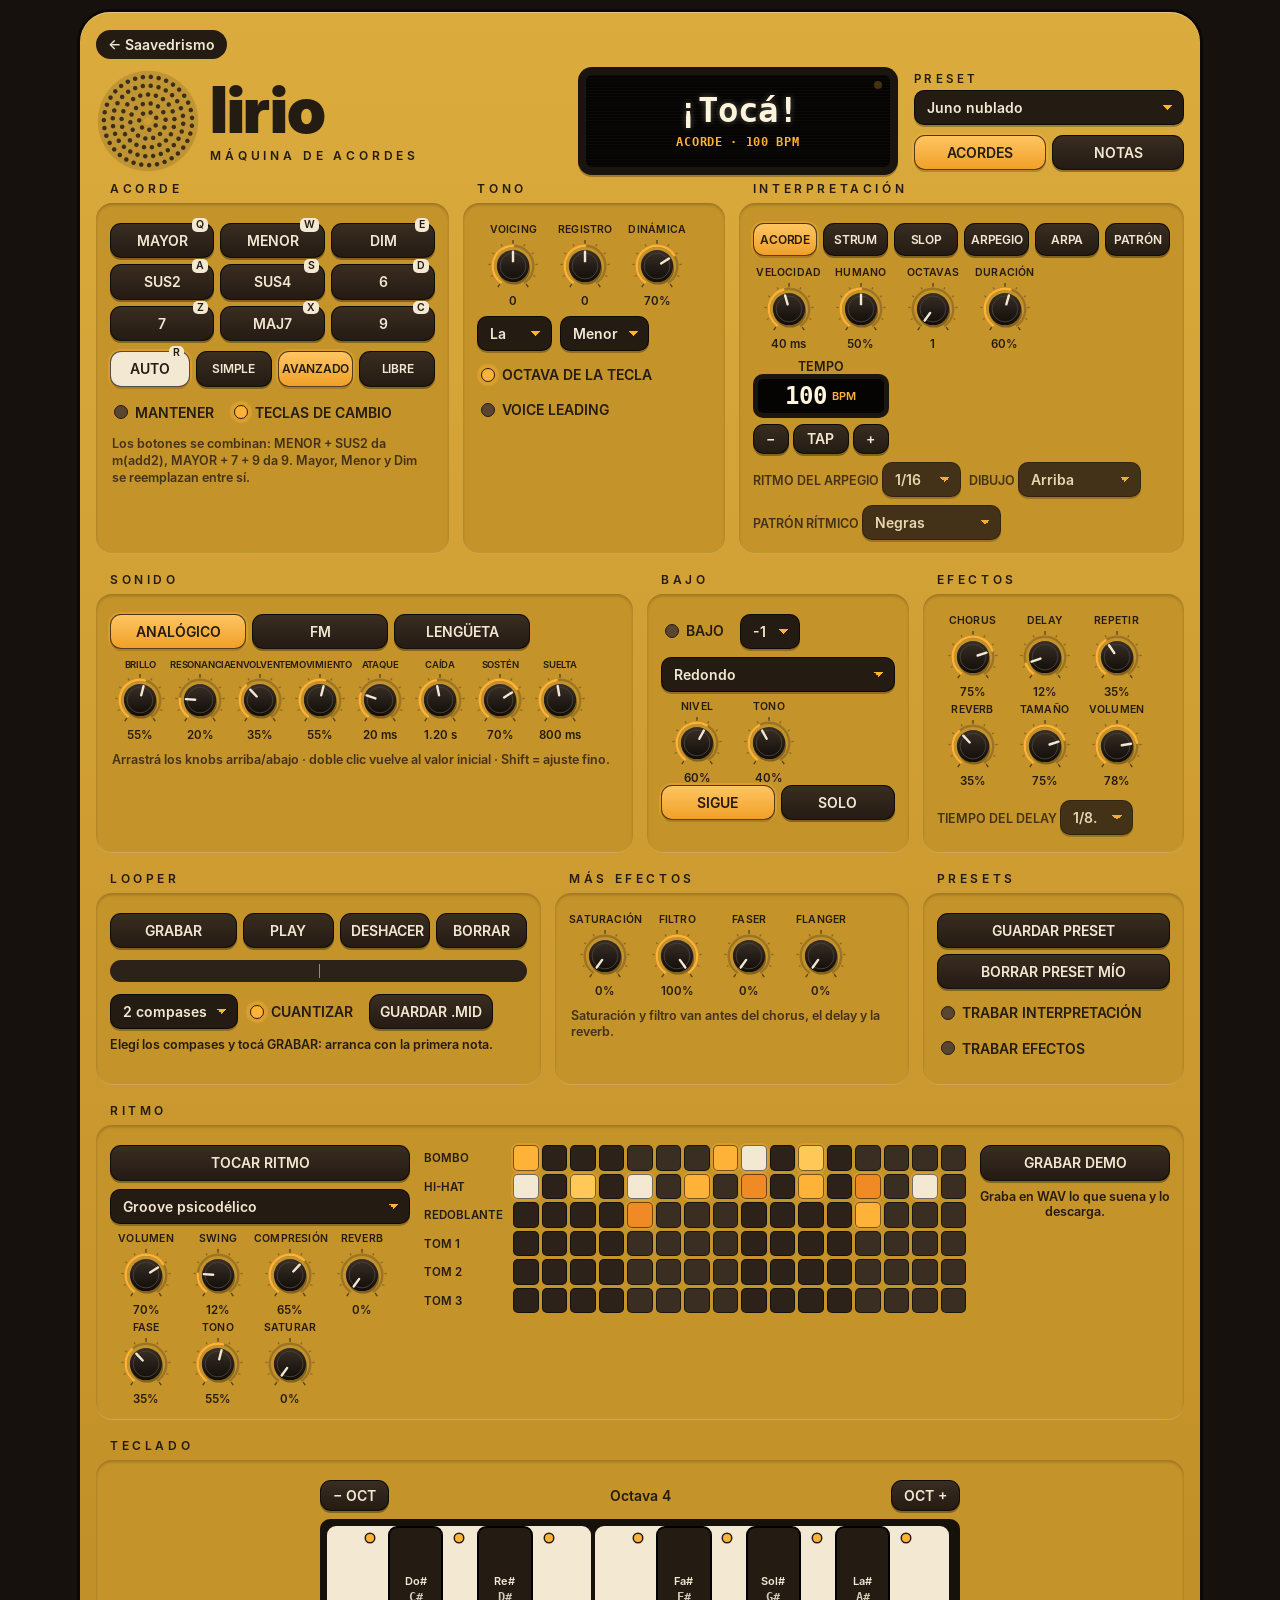
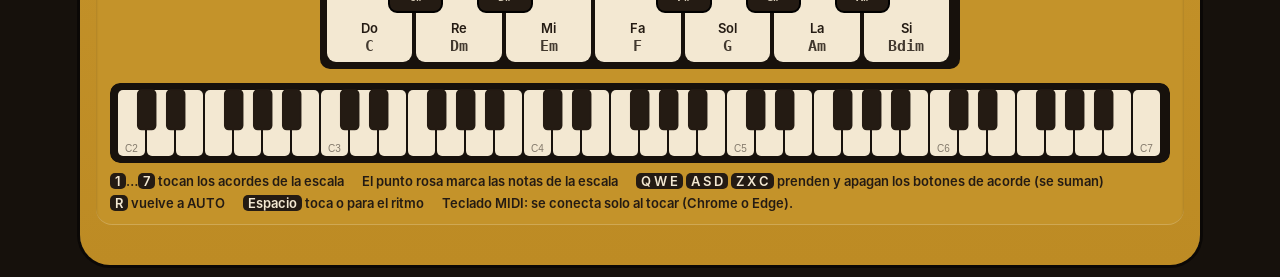
<file: lirio/index.html>
<!doctype html>
<html lang="es">
<head>
<meta charset="utf-8">
<meta name="viewport" content="width=device-width, initial-scale=1">
<meta name="theme-color" content="#d2a034">
<title>Lirio · máquina de acordes en el navegador</title>
<meta name="description" content="Lirio en el navegador: cada tecla toca un acorde completo. Strum, arpegio, arpa, tres motores de sonido, bajo, efectos y caja de ritmos. Gratis, de Saavedrismo.">
<link rel="icon" href="../sol.svg" type="image/svg+xml">
<style>
@font-face{font-family:"Shrikhand";src:url("fonts/Shrikhand-Regular.ttf") format("truetype");font-display:swap}
@font-face{font-family:"Righteous";src:url("fonts/Righteous-Regular.ttf") format("truetype");font-display:swap}
:root{
  --ink:#2a1640; --cream:#fff3d6; --pink:#ff2e88; --orange:#ff8a00; --lemon:#ffe14a;
  --turq:#00c2c7; --purple:#7b3dff; --lime:#8ad63c; --sky:#4aa3ff;
}
*{box-sizing:border-box}
html,body{margin:0}
body{font-family:"Righteous",system-ui,sans-serif;color:var(--ink);background:var(--purple);min-height:100vh;-webkit-tap-highlight-color:transparent}
#bg{position:fixed;inset:0;width:100%;height:100%;z-index:-1}
button,select,input{font-family:inherit;color:inherit}
:focus-visible{outline:3px solid var(--lemon);outline-offset:2px}
.wrap{max-width:1120px;margin:0 auto;padding:14px 16px 40px}
.volver{display:inline-block;margin-bottom:8px;color:var(--cream);text-decoration:none;background:#2a1640cc;padding:6px 12px;border-radius:999px;font-size:14px}

/* cabecera */
.top{display:grid;grid-template-columns:auto 1fr minmax(260px,320px) 270px;gap:16px;align-items:center}
.logo{display:flex;align-items:center;gap:10px}
#flor{width:104px;height:104px;flex:0 0 auto}
.titulo{font-family:"Shrikhand",serif;font-size:76px;line-height:1;color:var(--lemon);text-shadow:3px 3px 0 var(--pink),7px 7px 0 var(--ink);margin:0}
.sub{display:inline-block;margin-top:6px;background:var(--cream);border:2px solid var(--ink);box-shadow:2px 2px 0 var(--ink);border-radius:14px;padding:3px 12px;font-size:14px}
.pantalla{background:#3a2552;border-radius:22px;box-shadow:4px 5px 0 var(--ink);padding:6px;position:relative}
.pantalla-in{border:2.5px solid var(--pink);border-radius:18px;height:92px;display:flex;flex-direction:column;align-items:center;justify-content:center}
#acorde{font-family:"Shrikhand",serif;font-size:44px;line-height:1;color:var(--lemon);text-shadow:2px 2px 0 var(--pink)}
#subt{font-size:13px;color:var(--cream);margin-top:8px;text-align:center;padding:0 10px}
#tag{position:absolute;left:18px;top:16px;font-size:12px;border-radius:10px;padding:2px 8px;background:var(--turq);color:var(--ink);display:none}
#tag.wtf{background:var(--pink)}
.lbar{height:22px;background:var(--ink);border-radius:999px;position:relative;overflow:hidden;margin:12px 0}
.lbar i{position:absolute;left:3px;top:3px;bottom:3px;border-radius:999px;background:var(--lime);width:0}
.lbar.rec i{background:var(--pink)}
.lbar b{position:absolute;top:4px;bottom:4px;width:1.5px;background:#fff3d680}
#loopT{font-size:12.5px;min-height:34px;margin-top:8px}
.pills .pill.auto[aria-pressed="true"]{background:var(--ink);color:var(--cream)}
#perf .pill,#complex .pill{font-size:12px;padding-left:2px;padding-right:2px;letter-spacing:-.02em}
.ok .ac.long{font-size:11px;letter-spacing:-.03em} .ok.b .ac.long{font-size:9px}
.ok .ac{max-width:100%;overflow:hidden;text-align:center}
.p-sonido .knob{width:60px} .p-sonido .knob .n{font-size:9.5px;letter-spacing:-.02em}
#led{position:absolute;right:20px;top:18px;width:11px;height:11px;border-radius:50%;background:var(--lime);opacity:.25}
.lado label{font-size:13px;color:var(--cream);display:block;margin-bottom:4px}

/* paneles */
.rack{display:grid;grid-template-columns:repeat(12,1fr);gap:14px;margin-top:18px}
.panel{background:var(--cream);border:2.5px solid var(--ink);border-radius:24px;box-shadow:4px 5px 0 var(--ink);padding:30px 14px 14px;position:relative}
.panel>h2{position:absolute;top:-18px;left:16px;margin:0;font-family:"Shrikhand",serif;font-weight:400;font-size:20px;padding:2px 18px 4px;border:2.5px solid var(--ink);border-radius:17px;color:#fff;background:var(--c,var(--pink))}
.panel>h2.osc{color:var(--ink)}
.p-acorde{grid-column:span 4;--c:var(--pink)} .p-tono{grid-column:span 3;--c:var(--orange)} .p-int{grid-column:span 5;--c:var(--turq)}
.p-sonido{grid-column:span 6;--c:var(--lemon)} .p-bajo{grid-column:span 3;--c:var(--lime)} .p-efx{grid-column:span 3;--c:var(--purple)}
.p-loop{grid-column:span 5;--c:var(--pink)} .p-fx2{grid-column:span 4;--c:var(--turq)} .p-pre{grid-column:span 3;--c:var(--lime)}
.p-ritmo{grid-column:span 12;--c:var(--orange)} .p-teclado{grid-column:span 12;--c:var(--sky)}
.fila{display:flex;flex-wrap:wrap;gap:8px;align-items:center}
.nota{font-size:12.5px;opacity:.75;margin:10px 2px 0;line-height:1.35}

/* píldoras y botones */
.pills{display:grid;gap:6px}
.pill,.tog,.btn{min-width:0;border:2px solid var(--ink);background:var(--cream);border-radius:999px;box-shadow:2px 3px 0 var(--ink);padding:9px 10px;font-size:14px;cursor:pointer;position:relative;line-height:1.1;touch-action:manipulation}
.pill:active,.tog:active,.btn:active{transform:translate(1px,2px);box-shadow:1px 1px 0 var(--ink)}
.pill[aria-pressed="true"]{background:var(--on,var(--pink));color:#fff}
.pill.claro[aria-pressed="true"]{color:var(--ink)}
.pill .k{position:absolute;right:6px;top:-7px;background:var(--ink);color:var(--cream);font-size:10.5px;border-radius:5px;padding:1px 4px}
.tog{display:inline-flex;align-items:center;gap:7px;padding:8px 12px 8px 9px}
.tog::before{content:"";width:13px;height:13px;border-radius:50%;border:1.8px solid var(--ink);background:#e9d9b4}
.tog[aria-pressed="true"]{background:color-mix(in srgb,var(--tc,var(--pink)) 30%,var(--cream))}
.tog[aria-pressed="true"]::before{background:var(--tc,var(--pink));box-shadow:inset -2px -2px 0 #fff8}
.btn.on{background:var(--lime)}
.btn.rec.on{background:var(--pink);color:#fff}
select{border:2px solid var(--ink);background:var(--cream);border-radius:999px;padding:8px 30px 8px 12px;font-size:14px;box-shadow:2px 2px 0 var(--ink);appearance:none;background-image:linear-gradient(45deg,transparent 50%,var(--pink) 50%),linear-gradient(135deg,var(--pink) 50%,transparent 50%);background-position:calc(100% - 15px) 50%,calc(100% - 10px) 50%;background-size:5px 5px;background-repeat:no-repeat;cursor:pointer;max-width:100%}
.lbl{font-size:12.5px;opacity:.8;margin:12px 0 4px}

/* knobs */
.knobs{display:flex;flex-wrap:wrap;gap:4px 0}
.knob{width:72px;text-align:center;user-select:none;touch-action:none;cursor:ns-resize}
.knob .n{font-size:11px;letter-spacing:-.02em;white-space:nowrap}
.knob svg{width:56px;height:56px;display:block;margin:2px auto 0}
.knob .v{font-size:12px}

/* tempo */
.tempo{width:136px}
.tempo .n{font-size:12.5px;text-align:center}
.tempo .num{background:#3a2552;border-radius:12px;box-shadow:2px 3px 0 var(--ink);border:2px solid var(--purple);height:44px;display:flex;align-items:center;justify-content:center;gap:5px;color:var(--lemon);font-family:"Shrikhand",serif;font-size:24px;cursor:ns-resize;touch-action:none;user-select:none}
.tempo .num small{font-family:"Righteous";font-size:11px;color:var(--cream)}
.tempo .num input{width:70px;background:transparent;border:0;color:var(--lemon);font:inherit;text-align:center}
.tempo .bt{display:grid;grid-template-columns:36px 1fr 36px;gap:4px;margin-top:6px}
.tempo .bt button{padding:6px 0;text-align:center}

/* grilla de ritmo */
.ritmo{display:grid;grid-template-columns:300px 1fr 190px;gap:14px;align-items:start}
.grilla{display:grid;max-width:640px;grid-template-columns:86px repeat(16,1fr);gap:3px;align-items:center;user-select:none;touch-action:none}
.grilla .ln{font-size:11.5px}
.cel{aspect-ratio:1;border:1.6px solid var(--ink);border-radius:5px;background:#f3e2bd;cursor:pointer;min-width:0}
.cel.b4{background:#ecd5a6}
.cel.on{background:var(--c2)}
.cel.cur{outline:2px solid var(--ink);outline-offset:1px}
.demo{display:flex;flex-direction:column;gap:8px}
#recT{font-size:12.5px;text-align:center;min-height:32px}

/* una octava (mouse y touch) */
.oct{margin:0 auto 14px;max-width:640px}
.oct-bar{display:flex;align-items:center;justify-content:space-between;gap:8px;margin-bottom:8px}
.oct-bar span{font-size:14px}
.oct-bar .pill{padding:7px 12px}
.oct-keys{position:relative;height:150px;background:var(--ink);border-radius:16px;padding:7px;touch-action:none;user-select:none;-webkit-user-select:none}
.ok{position:absolute;border-radius:9px;display:flex;flex-direction:column;justify-content:flex-end;align-items:center;padding-bottom:8px;cursor:pointer;transition:background .05s}
.ok.w{background:var(--cream);top:7px;bottom:7px}
.ok.b{background:#3d2a55;top:7px;height:58%;border:2px solid var(--ink);z-index:2;color:var(--cream)}
.ok .nn{font-size:13px;line-height:1}
.ok .ac{font-family:"Shrikhand",serif;font-size:15px;line-height:1;margin-top:4px;opacity:.75}
.ok.b .nn{font-size:11px} .ok.b .ac{font-size:12px}
.ok.esc::before{content:"";position:absolute;top:8px;width:8px;height:8px;border-radius:50%;background:var(--pink);box-shadow:0 0 0 1.5px var(--ink)}
.ok.on{background:var(--kc)!important;color:var(--ink)}
/* teclado */
#kb{width:100%;height:80px;display:block;touch-action:none;cursor:pointer;border-radius:14px}
.ayuda{display:flex;flex-wrap:wrap;gap:6px 18px;font-size:13px;margin-top:10px}
.ayuda b{background:var(--ink);color:var(--cream);border-radius:5px;padding:0 5px;font-weight:400}
#midiSt{font-size:13px}

@media (max-width:980px){
  .top{grid-template-columns:1fr 1fr}
  .logo{grid-column:1/-1}
  .p-acorde,.p-tono,.p-int,.p-sonido,.p-bajo,.p-efx,.p-loop,.p-fx2,.p-pre{grid-column:span 6}
  .ritmo{grid-template-columns:1fr}
}
@media (max-width:640px){
  body{padding-bottom:196px}
  .oct{position:fixed;left:0;right:0;bottom:0;z-index:40;margin:0;max-width:none;background:var(--cream);border-top:2.5px solid var(--ink);box-shadow:0 -4px 0 #2a164033;padding:8px 10px calc(10px + env(safe-area-inset-bottom,0px))}
  .oct-keys{height:136px}
  .top{grid-template-columns:1fr}
  .titulo{font-size:60px} #flor{width:80px;height:80px}
  .rack{gap:24px}
  .p-acorde,.p-tono,.p-int,.p-sonido,.p-bajo,.p-efx,.p-loop,.p-fx2,.p-pre{grid-column:span 12}
  .grilla{grid-template-columns:64px repeat(16,1fr);gap:2px}
  .grilla .ln{font-size:9.5px}
  .knob{width:70px}
  .pill{font-size:12.5px;padding:8px 3px}
  #perf{gap:4px} #perf .pill{font-size:11px}
  .p-sonido .knob{width:70px} .p-loop .btn{font-size:11.5px;padding:9px 2px}
}

/* ===== aspecto "aparato de los 70": cuerpo mostaza, botones café, luces ámbar ===== */
@font-face{font-family:"Inter";src:url("fonts/Inter-SemiBold.otf") format("opentype");font-weight:600;font-display:swap}
@font-face{font-family:"InterDisplay";src:url("fonts/InterDisplay-Black.otf") format("opentype");font-weight:900;font-display:swap}
@font-face{font-family:"LirioMono";src:url("fonts/DejaVuSansMono-Bold.ttf") format("truetype");font-display:swap}
:root{--ink:#241b13;--cream:#f3e8d2;--body:#d2a034;--bodylo:#bd8b24;--well:#c4932a;--led:#ffb238;--red:#e2482a;--pink:#ffb238;--orange:#f08a24;--lemon:#ffc857;--turq:#f2c46a;--purple:#d98b3a;--lime:#ffb238;--sky:#f5d08c}
body{font-family:"Inter",system-ui,sans-serif;font-weight:600;background:#16110c}
#bg{display:none}
.wrap{background:linear-gradient(#dcab3d,var(--bodylo));border-radius:30px;box-shadow:inset 0 1px 0 #fff5,0 0 0 3px #0b0806;margin-top:12px;margin-bottom:12px;padding-top:18px}
.volver{background:var(--ink);color:var(--cream)}
.titulo{font-family:"InterDisplay",sans-serif;font-weight:900;font-size:64px;color:var(--ink);text-shadow:none;letter-spacing:-.02em;text-transform:lowercase}
.sub{background:none;border:0;box-shadow:none;padding:0;font-size:12px;letter-spacing:.32em}
.pantalla{background:#1b1510;border-radius:14px;box-shadow:0 2px 0 #0004;padding:8px}
.pantalla-in{background:#050403;border:0;border-radius:6px;background-image:repeating-linear-gradient(#ffffff06 0 1px,transparent 1px 3px)}
#acorde{font-family:"LirioMono",monospace;font-size:34px;color:#fff4dc;text-shadow:0 0 6px #fff4dc55}
#subt{font-family:"LirioMono",monospace;font-size:11.5px;color:var(--led);letter-spacing:.06em}
#led{background:var(--led);right:16px;top:14px;width:8px;height:8px}
#tag{font-family:"LirioMono",monospace;background:none;border:1.2px solid var(--led);color:var(--led);border-radius:3px;font-size:11px;padding:0 5px;left:16px;top:12px}
#tag.wtf{background:none;border-color:var(--red);color:var(--red)}
.lado label{color:var(--ink);letter-spacing:.3em;font-size:11.5px}
.panel{background:var(--well);border:0;box-shadow:inset 0 2px 3px #0003,inset 0 -1px 0 #fff3;border-radius:16px;padding:20px 14px 14px;margin-top:10px}
.panel>h2,.panel>h2.osc{top:-22px;left:14px;background:none;border:0;padding:0;color:var(--ink);font-family:"Inter",sans-serif;font-weight:600;font-size:12px;letter-spacing:.3em;text-transform:uppercase}
.rack{gap:30px 14px}
.pill,.btn{background:linear-gradient(#3a2d21,var(--ink));color:var(--cream);border:1px solid #000a;border-radius:11px;box-shadow:0 2px 0 #0005;font-weight:600}
.pill[aria-pressed="true"],.pill.claro[aria-pressed="true"],.btn.on{background:linear-gradient(#ffc562,#f0a028);color:var(--ink);box-shadow:0 0 0 2px #ffb23855,0 2px 0 #0005}
.btn.rec.on,#lRec.on{background:linear-gradient(#f06a48,var(--red));color:#fff}
.pills .pill.auto[aria-pressed="true"]{background:var(--cream);color:var(--ink)}
.pill .k{background:var(--cream);color:var(--ink);top:-6px;right:5px}
.tog{background:none;border:0;box-shadow:none;color:var(--ink);padding:6px 8px 6px 4px}
.tog::before{background:#5a4630;border:1.3px solid var(--ink);width:12px;height:12px}
.tog[aria-pressed="true"]{background:none}
.tog[aria-pressed="true"]::before{background:var(--led);box-shadow:0 0 0 4px #ffb23859}
select{background-color:var(--ink);color:var(--cream);border:1px solid #000a;border-radius:10px;box-shadow:0 2px 0 #0004;background-image:linear-gradient(45deg,transparent 50%,var(--led) 50%),linear-gradient(135deg,var(--led) 50%,transparent 50%)}
select option,select optgroup{background:var(--ink);color:var(--cream)}
.knob .n{font-size:10.5px;letter-spacing:.02em}
.knob .v{font-size:11.5px}
.tempo .num{background:#050403;border:5px solid #1b1510;border-radius:10px;box-shadow:none;font-family:"LirioMono",monospace;color:#fff4dc}
.tempo .num small{font-family:"Inter";color:var(--led)}
.tempo .num input{color:#fff4dc}
.cel{background:#2c2219;border:1px solid #0008}
.cel.b4{background:#3a2d21}
.cel.on{background:var(--c2);box-shadow:0 0 0 2px #ffb23844}
.cel.cur{outline:2px solid var(--cream)}
.lbar{background:#2c2219}
.lbar i{background:var(--led)} .lbar.rec i{background:var(--red)}
.oct{background:none}
.oct-keys{background:#17110c;border-radius:10px}
.ok.w{background:var(--cream)} .ok.b{background:var(--ink);border-color:#000}
.ok .ac{font-family:"LirioMono",monospace;opacity:.85}
.ok.esc::before{background:var(--led);box-shadow:0 0 0 1.5px var(--ink)}
.ok.on{background:var(--led)!important}
#kb{border-radius:10px}
.ayuda b{background:var(--ink);color:var(--cream)}
.nota{opacity:.8}
@media (max-width:640px){.wrap{border-radius:0;margin:0;box-shadow:none} .oct{background:var(--body);border-top:2px solid var(--ink)} .titulo{font-size:54px}}
</style>
</head>
<body>
<canvas id="bg" aria-hidden="true"></canvas>
<div class="wrap">
  <a class="volver" href="../">← Saavedrismo</a>
  <header class="top">
    <div class="logo">
      <canvas id="flor" width="208" height="208" aria-hidden="true"></canvas>
      <div><h1 class="titulo">Lirio</h1><span class="sub">MÁQUINA DE ACORDES</span></div>
    </div>
    <div></div>
    <div class="pantalla" aria-live="polite"><div class="pantalla-in"><span id="tag"></span><div id="acorde">¡Tocá!</div><div id="subt"></div></div><div id="led"></div></div>
    <div class="lado">
      <label for="preset">PRESET</label>
      <select id="preset" style="width:100%"></select>
      <div class="pills" id="modo" style="grid-template-columns:1fr 1fr;margin-top:10px"></div>
    </div>
  </header>

  <main class="rack">
    <section class="panel p-acorde"><h2>Acorde</h2>
      <div class="pills" id="tipos" style="grid-template-columns:repeat(3,1fr)"></div>
      <div class="pills" style="grid-template-columns:1fr 3fr;margin-top:10px"><div class="pills"><button class="pill auto" id="autoBtn" title="Apaga todos los botones: cada tecla arma el acorde de la escala">AUTO<span class="k">R</span></button></div><div class="pills" id="complex" style="grid-template-columns:repeat(3,1fr)"></div></div>
      <div class="fila" style="margin-top:12px">
        <button class="tog" data-t="hold" style="--tc:var(--pink)">MANTENER</button>
        <button class="tog" data-t="keySwitch" style="--tc:var(--turq)" title="Las teclas MIDI 24 a 32 (Do1 a Sol#1) son los 9 botones de acorde mientras las mantenés">TECLAS DE CAMBIO</button>
      </div>
      <p class="nota">Los botones se combinan: MENOR + SUS2 da m(add2), MAYOR + 7 + 9 da 9. Mayor, Menor y Dim se reemplazan entre sí.</p>
    </section>

    <section class="panel p-tono"><h2>Tono</h2>
      <div class="knobs" id="kTono"></div>
      <div class="fila" style="margin-top:8px"><select id="key" aria-label="Tonalidad"></select><select id="scale" aria-label="Escala"><option value="0">Mayor</option><option value="1">Menor</option></select></div>
      <div class="fila" style="margin-top:10px"><button class="tog" data-t="followOct" style="--tc:var(--lime)" title="Encendido: el acorde suena en la octava de la tecla que tocás">OCTAVA DE LA TECLA</button></div>
      <div class="fila" style="margin-top:8px"><button class="tog" data-t="voiceLead" style="--tc:var(--pink)" title="Cada acorde elige la inversión más cercana al anterior">VOICE LEADING</button></div>
    </section>

    <section class="panel p-int"><h2 class="osc">Interpretación</h2>
      <div class="pills" id="perf" style="grid-template-columns:repeat(6,1fr)"></div>
      <div class="fila" style="margin-top:10px;align-items:flex-start;justify-content:space-between">
        <div class="knobs" id="kInt"></div>
        <div class="tempo">
          <div class="n">TEMPO</div>
          <div class="num" id="tNum" title="Arrastrá, usá la rueda o hacé doble clic para escribir"><span id="tVal">100</span><small>BPM</small></div>
          <div class="bt"><button class="pill" id="tMenos" aria-label="Bajar 1 BPM">−</button><button class="pill" id="tTap">TAP</button><button class="pill" id="tMas" aria-label="Subir 1 BPM">+</button></div>
        </div>
      </div>
      <div class="fila" style="margin-top:8px">
        <label class="lbl" style="margin:0">RITMO DEL ARPEGIO <select id="arpRate"></select></label>
        <label class="lbl" style="margin:0">DIBUJO <select id="arpPattern"></select></label>
        <label class="lbl" style="margin:0">PATRÓN RÍTMICO <select id="rhythm"></select></label>
      </div>
    </section>

    <section class="panel p-sonido"><h2 class="osc">Sonido</h2>
      <div class="pills" id="motor" style="grid-template-columns:repeat(3,1fr);max-width:420px"></div>
      <div class="knobs" id="kSon" style="margin-top:10px"></div>
      <p class="nota">Arrastrá los knobs arriba/abajo · doble clic vuelve al valor inicial · Shift = ajuste fino.</p>
    </section>

    <section class="panel p-bajo"><h2 class="osc">Bajo</h2>
      <div class="fila"><button class="tog" data-t="bassOn" style="--tc:var(--lime)">BAJO</button><select id="bassOct" aria-label="Octava del bajo"><option value="0">-1</option><option value="1">-2</option></select></div>
      <select id="bassSound" aria-label="Sonido del bajo" style="margin-top:8px;width:100%"></select>
      <div class="knobs" id="kBajo" style="margin-top:8px"></div>
      <div class="pills" id="bassMode" style="grid-template-columns:1fr 1fr" title="SIGUE: el bajo toca la raíz del acorde. SOLO: el teclado toca solo el bajo"></div>
    </section>

    <section class="panel p-efx"><h2>Efectos</h2>
      <div class="knobs" id="kEfx"></div>
      <label class="lbl" style="display:block">TIEMPO DEL DELAY <select id="delayTime"></select></label>
    </section>

    <section class="panel p-loop"><h2>Looper</h2>
      <div class="pills" style="grid-template-columns:1.4fr 1fr 1fr 1fr">
        <button class="btn rec" id="lRec" title="Arranca con la primera nota que toques. Con el loop sonando, sobregraba encima">GRABAR</button>
        <button class="btn" id="lPlay">PLAY</button><button class="btn" id="lUndo" title="Saca la última capa">DESHACER</button><button class="btn" id="lClear">BORRAR</button>
      </div>
      <div class="lbar" id="lBar"><i></i></div>
      <div class="fila"><select id="loopBars" aria-label="Compases del looper"><option value="1">1 compás</option><option value="2">2 compases</option><option value="4">4 compases</option><option value="8">8 compases</option></select>
        <button class="tog" data-t="loopQuant" style="--tc:var(--turq)" title="Acomoda lo que grabás a la semicorchea más cercana">CUANTIZAR</button>
        <button class="btn" id="lMidi" title="Descarga el loop como archivo MIDI, con los acordes ya armados">GUARDAR .MID</button></div>
      <div id="loopT">Elegí los compases y tocá GRABAR: arranca con la primera nota.</div>
    </section>

    <section class="panel p-fx2"><h2 class="osc">Más efectos</h2>
      <div class="knobs" id="kFx2"></div>
      <p class="nota">Saturación y filtro van antes del chorus, el delay y la reverb.</p>
    </section>

    <section class="panel p-pre"><h2 class="osc">Presets</h2>
      <div class="pills"><button class="btn" id="pSave">GUARDAR PRESET</button><button class="btn" id="pDel">BORRAR PRESET MÍO</button></div>
      <div class="fila" style="margin-top:10px;flex-direction:column;align-items:stretch">
        <button class="tog" data-t="lockPerf" style="--tc:var(--orange)" title="Al cambiar de preset no se toca la interpretación">TRABAR INTERPRETACIÓN</button>
        <button class="tog" data-t="lockFx" style="--tc:var(--purple)" title="Al cambiar de preset no se tocan los efectos">TRABAR EFECTOS</button>
      </div>
    </section>

    <section class="panel p-ritmo"><h2>Ritmo</h2>
      <div class="ritmo">
        <div class="fila" style="flex-direction:column;align-items:stretch">
          <button class="btn" id="drumPlay">TOCAR RITMO</button>
          <select id="drumPattern" aria-label="Patrón de ritmo"></select>
          <div class="knobs" id="kRit"></div>
        </div>
        <div class="grilla" id="grilla"></div>
        <div class="demo">
          <button class="btn rec" id="recBtn">GRABAR DEMO</button>
          <div id="recT">Graba en WAV lo que suena y lo descarga.</div>
        </div>
      </div>
    </section>

    <section class="panel p-teclado"><h2>Teclado</h2>
      <div id="oct" class="oct" aria-label="Teclado de una octava">
        <div class="oct-bar"><button class="pill" id="octMenos" aria-label="Bajar una octava">− OCT</button><span id="octLbl">Octava 4</span><button class="pill" id="octMas" aria-label="Subir una octava">OCT +</button></div>
        <div class="oct-keys" id="octKeys"></div>
      </div>
      <canvas id="kb"></canvas>
      <div class="ayuda">
        <span><b>1</b>…<b>7</b> tocan los acordes de la escala</span>
        <span>El punto rosa marca las notas de la escala</span>
        <span><b>Q W E</b> <b>A S D</b> <b>Z X C</b> prenden y apagan los botones de acorde (se suman)</span>
        <span><b>R</b> vuelve a AUTO</span>
        <span><b>Espacio</b> toca o para el ritmo</span>
        <span id="midiSt">Teclado MIDI: se conecta solo al tocar (Chrome o Edge).</span>
      </div>
    </section>
  </main>
</div>

<script>
'use strict';
const $=id=>document.getElementById(id);
const COL={ink:'#241b13',cream:'#f3e8d2',pink:'#ffb238',orange:'#f08a24',lemon:'#ffc857',turq:'#f2c46a',purple:'#d98b3a',lime:'#ffb238',sky:'#f5d08c',led:'#ffb238'};
const RAIN=['#ffb238','#f3e8d2','#f08a24','#ffc857','#ffb238','#f3e8d2','#f08a24'];
const rainbow=i=>RAIN[((i%7)+7)%7];

/* ---------- parámetros (los mismos del plugin) ---------- */
const DEF={mode:0,chordMask:0,hold:false,keySwitch:true,followOct:true,voiceLead:false,complexity:1,key:9,scale:1,voicing:0,octave:0,perf:0,rhythm:0,strumMs:40,slop:.5,
  arpRate:3,arpPattern:0,arpOct:1,arpGate:.6,tempo:100,engine:0,bright:.6,tone2:.25,character:.5,movement:.3,attack:.005,decay:1.2,sustain:.6,release:.5,velSens:.7,
  bassOn:false,bassLevel:.6,bassOct:0,bassTone:.4,bassMode:0,bassSound:0,chorus:.4,delayMix:.15,delayFb:.35,delayTime:1,reverbMix:.25,reverbSize:.7,volume:.78,
  drive:0,phaser:0,flanger:0,cutoff:1,loopBars:2,loopQuant:true,lockPerf:false,lockFx:false,
  drumsOn:false,drumPattern:0,drumVol:.7,swing:.12,drumComp:.65,drumPhase:.35,drumTone:.55,drumVerb:0,drumDrive:0,lanes:[0,0,0,0,0,0],preset:0};
const KN={ // id: [min,max,centro (curva),formato,nombre,color,entero]
  voicing:[-4,4,0,'i','VOICING','pink',1], octave:[-2,2,0,'i','REGISTRO','orange',1], velSens:[0,1,0,'%','DINÁMICA','turq'],
  strumMs:[5,200,50,'ms','VELOCIDAD','pink'], slop:[0,1,0,'%','HUMANO','orange'], arpOct:[1,4,0,'i','OCTAVAS','lime',1], arpGate:[.1,1,0,'%','DURACIÓN','turq'],
  bright:[0,1,0,'%','BRILLO','lemon'], tone2:[0,1,0,'%','RESONANCIA','pink'], character:[0,1,0,'%','ENVOLVENTE','orange'], movement:[0,1,0,'%','MOVIMIENTO','turq'],
  attack:[.001,5,.3,'s','ATAQUE','lime'], decay:[.05,10,1.5,'s','CAÍDA','sky'], sustain:[0,1,0,'%','SOSTÉN','purple'], release:[.01,10,1,'s','SUELTA','pink'],
  bassLevel:[0,1,0,'%','NIVEL','lime'], bassTone:[0,1,0,'%','TONO','orange'],
  chorus:[0,1,0,'%','CHORUS','turq'], delayMix:[0,1,0,'%','DELAY','pink'], delayFb:[0,.92,0,'%','REPETIR','orange'], reverbMix:[0,1,0,'%','REVERB','purple'], reverbSize:[0,1,0,'%','TAMAÑO','sky'], volume:[0,1,0,'%','VOLUMEN','lemon'],
  drive:[0,1,0,'%','SATURACIÓN','orange'], cutoff:[0,1,0,'%','FILTRO','lemon'], phaser:[0,1,0,'%','FASER','turq'], flanger:[0,1,0,'%','FLANGER','pink'],
  drumVol:[0,1,0,'%','VOLUMEN','pink'], swing:[0,.6,0,'%','SWING','orange'], drumComp:[0,1,0,'%','COMPRESIÓN','lime'], drumVerb:[0,1,0,'%','REVERB','purple'], drumPhase:[0,1,0,'%','FASE','turq'], drumTone:[0,1,0,'%','TONO','lemon'], drumDrive:[0,1,0,'%','SATURAR','orange']};
// lo que no dice un preset vuelve a estos valores (igual que el plugin)
const BASE={engine:0,bright:.55,tone2:.25,character:.4,movement:.3,attack:.005,decay:1.2,sustain:.6,release:.5,perf:0,strumMs:40,slop:.5,arpRate:3,arpPattern:0,arpOct:1,arpGate:.6,rhythm:0,
  bassOn:false,bassLevel:.6,bassTone:.4,bassMode:0,bassSound:0,chorus:.4,delayMix:.12,delayFb:.35,delayTime:1,reverbMix:.25,reverbSize:.7,drive:0,phaser:0,flanger:0,cutoff:1,volume:.78};
const PERF_G=['perf','strumMs','slop','arpRate','arpPattern','arpOct','arpGate','rhythm'], FX_G=['chorus','delayMix','delayFb','delayTime','reverbMix','reverbSize','drive','phaser','flanger','cutoff'];
const PRESETS=[
  ['Juno nublado',{engine:0,bright:.55,tone2:.2,character:.35,movement:.55,attack:.02,decay:1.2,sustain:.7,release:.8,chorus:.75,reverbMix:.35,reverbSize:.75,delayMix:.12,perf:0,bassOn:false,volume:.78}],
  ['Lengüeta soul',{engine:2,bright:.62,tone2:.45,character:.55,movement:.35,attack:.002,decay:2.5,sustain:.5,release:.25,chorus:.1,reverbMix:.2,delayMix:0,perf:0,bassOn:false,volume:.78}],
  ['Campana FM',{engine:1,bright:.7,tone2:.55,character:.45,movement:.15,attack:.002,decay:3,sustain:.2,release:1.2,chorus:.2,reverbMix:.4,reverbSize:.8,delayMix:.25,perf:0,bassOn:false,volume:.78}],
  ['Piano FM',{engine:1,bright:.5,tone2:.2,character:.3,movement:.25,attack:.002,decay:2.2,sustain:.35,release:.4,chorus:.45,reverbMix:.25,delayMix:.1,perf:0,bassOn:false,volume:.78}],
  ['Strum de cristal',{engine:1,bright:.75,tone2:.6,character:.4,movement:.2,attack:.002,decay:3.5,sustain:.15,release:1.5,chorus:.3,reverbMix:.45,reverbSize:.85,perf:1,strumMs:60,bassOn:false,volume:.78}],
  ['Arpegio 80s',{engine:0,bright:.45,tone2:.45,character:.6,movement:.3,attack:.002,decay:.35,sustain:.3,release:.2,chorus:.5,reverbMix:.25,delayMix:.3,delayFb:.45,perf:3,arpRate:3,arpPattern:2,arpOct:2,arpGate:.5,bassOn:true,volume:.78}],
  ['Arpa nocturna',{engine:2,bright:.55,tone2:.2,character:.3,movement:.4,attack:.002,decay:3,sustain:.2,release:1,chorus:.35,reverbMix:.55,reverbSize:.9,delayMix:.2,perf:4,strumMs:50,bassOn:false,volume:.68}],
  ['Bajo + acordes',{engine:0,bright:.5,tone2:.3,character:.4,movement:.4,attack:.01,decay:1,sustain:.6,release:.4,chorus:.55,reverbMix:.2,perf:0,bassOn:true,bassLevel:.7,bassTone:.5,volume:.78}],
  ['Slop lo-fi',{engine:2,bright:.4,tone2:.6,character:.7,movement:.5,attack:.003,decay:2,sustain:.3,release:.3,chorus:.45,reverbMix:.3,delayMix:.15,perf:2,slop:.75,bassOn:false,volume:.78}],
  ['Bossa de living',{engine:2,bright:.5,tone2:.3,character:.45,movement:.3,attack:.002,decay:1.4,sustain:.35,release:.25,chorus:.3,reverbMix:.22,perf:5,rhythm:6,bassOn:true,bassSound:0,bassLevel:.55}],
  ['Funk de pasillo',{engine:0,bright:.62,tone2:.5,character:.7,movement:.2,attack:.002,decay:.3,sustain:.25,release:.12,chorus:.2,reverbMix:.12,phaser:.35,perf:5,rhythm:7,bassOn:true,bassSound:2,bassTone:.55}],
  ['Galope western',{engine:1,bright:.55,tone2:.3,character:.35,movement:.2,attack:.002,decay:.8,sustain:.2,release:.2,delayMix:.22,delayTime:2,reverbMix:.35,perf:5,rhythm:8,bassOn:true,bassSound:3}],
  ['Reggae de patio',{engine:2,bright:.55,tone2:.5,character:.5,attack:.002,decay:.4,sustain:.1,release:.1,chorus:.15,delayMix:.28,delayFb:.5,delayTime:1,reverbMix:.2,perf:5,rhythm:4,bassOn:true,bassSound:3,bassLevel:.75}],
  ['Pad de faser',{engine:0,bright:.4,tone2:.2,character:.2,movement:.6,attack:.9,decay:2,sustain:.85,release:2.5,chorus:.6,phaser:.7,reverbMix:.5,reverbSize:.9}],
  ['Flanger espacial',{engine:0,bright:.6,tone2:.35,character:.3,movement:.5,attack:.3,decay:2,sustain:.7,release:2,chorus:.2,flanger:.7,delayMix:.25,reverbMix:.45,reverbSize:.85}],
  ['Órgano roto',{engine:1,bright:.45,tone2:.15,character:.25,movement:.45,attack:.01,decay:1,sustain:.9,release:.2,chorus:.5,drive:.55,reverbMix:.2,volume:.7}],
  ['Radio de cocina',{engine:2,bright:.5,tone2:.55,character:.6,movement:.4,attack:.002,decay:1.8,sustain:.3,release:.3,chorus:.4,drive:.35,cutoff:.55,reverbMix:.15,perf:2,slop:.6}],
  ['Ácido de noche',{engine:0,bright:.35,tone2:.5,character:.5,movement:.3,attack:.002,decay:.5,sustain:.4,release:.2,delayMix:.3,delayFb:.5,reverbMix:.2,perf:5,rhythm:1,bassOn:true,bassSound:5,bassTone:.65,bassLevel:.7}],
  ['Charleston',{engine:2,bright:.65,tone2:.4,character:.6,attack:.002,decay:1,sustain:.3,release:.2,chorus:.1,reverbMix:.25,cutoff:.7,perf:5,rhythm:2,bassOn:true,bassSound:4}],
  ['Bajo solo FM',{engine:1,bassOn:true,bassMode:1,bassSound:4,bassLevel:.85,bassTone:.5,chorus:.1,reverbMix:.1}],
  ['Bajo solo sierra',{engine:0,bassOn:true,bassMode:1,bassSound:1,bassLevel:.85,bassTone:.6,chorus:.2,reverbMix:.1}],
  ['Arpa de flanger',{engine:1,bright:.7,tone2:.5,character:.35,attack:.002,decay:2.5,sustain:.1,release:1.2,flanger:.45,reverbMix:.45,reverbSize:.85,perf:4,strumMs:30}],
  ['Arpegio tresillo',{engine:2,bright:.55,tone2:.3,character:.4,attack:.002,decay:.9,sustain:.2,release:.3,chorus:.3,delayMix:.25,reverbMix:.3,perf:3,arpRate:4,arpPattern:2,arpOct:2,arpGate:.45}],
  ['Balada empañada',{engine:0,bright:.45,tone2:.2,character:.3,movement:.5,attack:.05,decay:2,sustain:.65,release:1.2,chorus:.6,reverbMix:.4,reverbSize:.8,cutoff:.75,perf:5,rhythm:10,bassOn:true}]];
const P=b=>b.reduce((m,s)=>m|(1<<s),0);
const E8=P([0,2,4,6,8,10,12,14]);
const PATS=[[P([0,7,8,10]),E8,P([4,12]),0,0,0],[P([0,8]),E8,P([4,12]),0,0,0],[P([0,4,8,12]),0xffff,P([4,12]),0,0,0],[P([0,10]),P([0,4,8,12]),P([8]),P([12,13]),P([14]),P([15])],
  [P([0,4,8,12]),P([2,6,10,14]),P([4,12]),0,0,0],[P([0,3,10]),E8,P([4,12,15]),0,0,0],[P([0,8]),P([4,12]),0,P([6,14]),P([3,10,11]),P([0,2,8])],
  [P([0,3,8,11]),E8,P([0,3,6,10,13]),0,0,0],[P([8]),P([2,6,10,14]),P([8]),0,0,0],[P([0,7,10]),E8,P([4,12]),0,0,0],[P([0,4,8,12]),P([2,6,10,14]),P([4,12]),0,0,0],
  [P([0,3,10]),0xffff,P([4,9,12]),0,0,0],[P([0,8,10]),E8,P([4,12]),0,0,0],[P([0,8]),P([0,3,4,7,8,11,12,15]),P([4,12]),0,0,0],[P([0,4,8,12]),E8,P([3,6,11,14]),0,0,0],
  [P([0,8]),P([0,2,3,4,6,7,8,10,11,12,14,15]),P([4,12]),0,0,P([6,14])],[P([0,3,4,7,8,11,12,15]),0xffff,P([2,6,9,13]),0,0,0],[P([0,10,11]),P([0,4,8,12]),P([4,12]),0,0,P([14])],
  [P([0,3,6,8,11,14]),0,P([4,12]),0,0,0],[0,0,0,0,0,0]];
const PAT_N=['Groove psicodélico','Latido','Motorik','Lento con toms','Electropop','Breakbeat','Tribal de toms','Bossa','One drop','Hip hop lento','Disco','Funk','Rock','Shuffle','Dembow','Cumbia','Samba','Trip hop','Milonga','Vacío'];
const RHY_N=['Negras','Corcheas','Charleston','Tresillo','Contratiempo','Empuje pop','Bossa','Funk','Galope','Síncopa','Balada'];
const LANES=['BOMBO','HI-HAT','REDOBLANTE','TOM 1','TOM 2','TOM 3'];
const KEYS_ES=['Do','Do#','Re','Re#','Mi','Fa','Fa#','Sol','Sol#','La','La#','Si'];
const LET=['C','C#','D','D#','E','F','F#','G','G#','A','A#','B'];
const PERF_N=['Acorde','Strum','Slop','Arpegio','Arpa','Patrón'];
// armado y nombre de acordes (igual que el motor)
const SCL0=[[0,2,4,5,7,9,11],[0,2,3,5,7,8,10]];
const popc=m=>{let c=0; while(m){m&=m-1; c++} return c};
function chordIv(pc,mask,key,scale,cx){
  let third=4,fifth=7,dSev=10; const hasT=(mask&7)!==0;
  if(mask&1){third=4;fifth=7} else if(mask&2){third=3;fifth=7} else if(mask&4){third=3;fifth=6}
  else{const sc=SCL0[scale?1:0], rel=((pc-key)%12+12)%12, d=sc.indexOf(rel); if(d>=0){third=(sc[(d+2)%7]-rel+12)%12; fifth=(sc[(d+4)%7]-rel+12)%12; dSev=(sc[(d+6)%7]-rel+12)%12; if(dSev!==10&&dSev!==11)dSev=10}}
  const s2=!!(mask&8),s4=!!(mask&16); let six=!!(mask&32),sev=!!(mask&64),maj7=!!(mask&128),nine=!!(mask&256); let m=1;
  if((s2||s4)&&!hasT){if(s2)m|=4; if(s4)m|=32} else {m|=1<<third; if(s2)m|=4; if(s4)m|=32}
  m|=1<<fifth;
  if(cx===0){if(maj7){sev=six=nine=false} else if(sev){six=nine=false} else if(six)nine=false}
  if(cx===1&&maj7&&sev)sev=false;
  if(six)m|=1<<((cx===1&&(sev||maj7))?21:9); if(sev)m|=1<<(hasT?10:dSev); if(maj7)m|=1<<11; if(nine)m|=1<<14;
  const lim=cx===0?4:cx===1?6:99; if(popc(m)>lim&&(m&128))m&=~128;
  return m;
}
function chordName(m){
  const h=i=>((m>>i)&1)!==0, t4=h(4),t3=h(3),b5=h(6)&&!h(7),sev=h(10),maj7=h(11),six=h(9),thir=h(21),nine=h(14),s2=h(2),s4=h(5); let s;
  if(t3&&b5&&!t4){s=sev?'m7b5':six?'dim7':'dim'; if(maj7)s+='(maj7)'; if(nine)s+='(add9)'}
  else{const q=t3&&!t4?'m':''; if(sev||maj7){const ext=thir?'13':nine?'9':'7'; s=maj7&&sev?q+ext+'(maj7)':maj7?(q===''?'maj'+ext:'m(maj'+ext+')'):q+ext; if(six&&!thir)s+='(add6)'}
    else if(six||thir)s=q+(nine?'6/9':'6'); else{s=q; if(nine)s+='add9'}}
  if(!t3&&!t4)s+=s4?(s2?'sus2sus4':'sus4'):(s2?'sus2':'5'); else{if(s2)s+='(add2)'; if(s4)s+='(add4)'}
  return s;
}
let userP={}; try{userP=JSON.parse(localStorage.getItem('lirio-web-presets')||'{}')||{}}catch(e){}
const saveUserP=()=>{try{localStorage.setItem('lirio-web-presets',JSON.stringify(userP))}catch(e){}};

let st;
try{st=Object.assign({},DEF,JSON.parse(localStorage.getItem('lirio-web')||'null')||{})}catch(e){st=Object.assign({},DEF)}
if(!Array.isArray(st.lanes)||st.lanes.length!==6)st.lanes=PATS[st.drumPattern||0].slice();
delete st.chordType; delete st.add9; if(![1,2,4,8].includes(+st.loopBars))st.loopBars=2; if(typeof st.preset!=='number'&&!(typeof st.preset==='string'&&userP[st.preset.slice(2)]))st.preset=0;
if(!(()=>{try{return localStorage.getItem('lirio-web')}catch(e){return null}})()){Object.assign(st,PRESETS[0][1]); st.lanes=PATS[0].slice()} // primera vez: preset Juno nublado
const save=()=>{try{localStorage.setItem('lirio-web',JSON.stringify(st))}catch(e){}};

/* ---------- audio ---------- */
let ctx=null,node=null,starting=null,recBufs=null,recLen=0,recT0=0;
let ui={root:-1,iv:0,name:'',tag:0,act:0,ks:0,step:-1,notes:[],loop:0,loopPos:0,loopN:0};
async function audio(){
  if(node){if(ctx.state!=='running')try{await ctx.resume()}catch(e){} return true}
  if(starting)return starting;
  starting=(async()=>{
    try{
      ctx=new (window.AudioContext||window.webkitAudioContext)({latencyHint:'interactive'});
      await ctx.audioWorklet.addModule('lirio-engine.js');
      node=new AudioWorkletNode(ctx,'lirio',{numberOfInputs:0,numberOfOutputs:1,outputChannelCount:[2]});
      node.connect(ctx.destination);
      node.port.onmessage=e=>{const m=e.data; if(m.t==='ui'){ui=m} else if(m.t==='loopmidi'){saveMidi(m)} else if(m.t==='pcm'&&recBufs){recBufs[0].push(m.l); recBufs[1].push(m.r); recLen+=m.l.length}};
      node.port.postMessage({t:'p',p:st}); await ctx.resume(); midi(); return true;
    }catch(err){$('acorde').textContent='Sin audio'; $('subt').textContent='Este navegador no puede usar Lirio. Probá con Chrome, Edge, Firefox o Safari actualizados.'; node=null; return false}
  })();
  return starting;
}
let pend=false;
function sendP(){ if(!node||pend)return; pend=true; requestAnimationFrame(()=>{pend=false; node.port.postMessage({t:'p',p:st})}) }
function changed(k){save(); sendP(); refresh()}
async function on(k,v){if(await audio()){if(pend)node.port.postMessage({t:'p',p:st}); node.port.postMessage({t:'on',k,v})}}
function off(k){node&&node.port.postMessage({t:'off',k})}

/* ---------- píldoras ---------- */
function pills(id,names,key,opts={}){
  const box=$(id); box.innerHTML='';
  names.forEach((n,i)=>{const b=document.createElement('button'); b.className='pill'+(opts.claro&&opts.claro(i)?' claro':''); b.innerHTML=n+(opts.keys?`<span class="k">${opts.keys[i]}</span>`:'');
    b.style.setProperty('--on',opts.rainbow?rainbow(i):COL.pink);
    b.onclick=()=>{st[key]=i; if(opts.after)opts.after(i); changed(key)}; box.appendChild(b)});
  return ()=>[...box.children].forEach((b,i)=>b.setAttribute('aria-pressed',i===(opts.shown?opts.shown():st[key])));
}
const updModo=pills('modo',['ACORDES','NOTAS'],'mode');
// botones de acorde: se combinan; MAYOR/MENOR/DIM se reemplazan entre sí
function toggleChord(i){let m=st.chordMask; const bit=1<<i; if(m&bit)m&=~bit; else{if(i<3)m&=~7; m|=bit} st.chordMask=m; changed('chordMask')}
const tiposBox=$('tipos');
['MAYOR','MENOR','DIM','SUS2','SUS4','6','7','MAJ7','9'].forEach((n,i)=>{const b=document.createElement('button'); b.className='pill'+([2,3].includes(i%7)?' claro':''); b.innerHTML=n+`<span class="k">${'QWEASDZXC'[i]}</span>`; b.style.setProperty('--on',rainbow(i)); b.onclick=()=>toggleChord(i); tiposBox.appendChild(b)});
function updTipos(){const ks=ui.ks||0; let m=st.chordMask; if(ks&7)m&=~7; m|=ks; [...tiposBox.children].forEach((b,i)=>b.setAttribute('aria-pressed',!!((m>>i)&1))); $('autoBtn').setAttribute('aria-pressed',m===0)}
$('autoBtn').onclick=()=>{st.chordMask=0; changed('chordMask')};
const updCx=pills('complex',['SIMPLE','AVANZADO','LIBRE'],'complexity',{rainbow:1,claro:i=>i===2});
const updPerf=pills('perf',['ACORDE','STRUM','SLOP','ARPEGIO','ARPA','PATRÓN'],'perf',{rainbow:1,claro:i=>[2,3].includes(i)});
const updBassMode=pills('bassMode',['SIGUE','SOLO'],'bassMode',{rainbow:1});
const updMotor=pills('motor',['ANALÓGICO','FM','LENGÜETA'],'engine',{rainbow:1,claro:i=>i===2});
document.querySelectorAll('.tog').forEach(b=>b.onclick=()=>{const k=b.dataset.t; st[k]=!st[k]; changed(k)});
function sel(id,opts,key,num=true){const s=$(id); if(opts)s.innerHTML=opts.map((o,i)=>`<option value="${i}">${o}</option>`).join(''); s.onchange=()=>{st[key]=num?+s.value:s.value; if(key==='drumPattern'){st.lanes=PATS[st.drumPattern].slice()} changed(key); s.blur()}; return ()=>{s.value=st[key]}}
const sels=[sel('key',KEYS_ES,'key'),sel('scale',null,'scale'),sel('arpRate',['1/4','1/8','1/8T','1/16','1/16T','1/32'],'arpRate'),sel('arpPattern',['Arriba','Abajo','Ida y vuelta','Azar'],'arpPattern'),
  sel('delayTime',['1/4','1/8.','1/8','1/16','1/4T'],'delayTime'),sel('bassOct',null,'bassOct'),sel('drumPattern',PAT_N,'drumPattern'),
  sel('rhythm',RHY_N,'rhythm'),sel('bassSound',['Redondo','Sierra','Cuadrado','Sub','FM','Ácido'],'bassSound'),sel('loopBars',null,'loopBars')];
function presetList(){
  let h=PRESETS.map((p,i)=>`<option value="${i}">${p[0]}</option>`).join('');
  const names=Object.keys(userP).sort((a,b)=>a.localeCompare(b));
  if(names.length)h+='<optgroup label="Tus presets">'+names.map(n=>`<option value="u:${n.replace(/"/g,'&quot;')}">${n.replace(/</g,'&lt;')}</option>`).join('')+'</optgroup>';
  $('preset').innerHTML=h;
}
presetList();
function applyPreset(vals){const may=k=>!(st.lockPerf&&PERF_G.includes(k))&&!(st.lockFx&&FX_G.includes(k)); for(const [k,v] of Object.entries(Object.assign({},BASE,vals)))if(may(k)&&k in DEF)st[k]=Array.isArray(v)?v.slice():v}
$('preset').onchange=()=>{const v=$('preset').value; if(v.startsWith('u:')){const u=userP[v.slice(2)]; if(!u)return; applyPreset(u); st.preset=v} else {applyPreset(PRESETS[+v][1]); st.preset=+v} changed('preset'); $('preset').blur()};
const NOT_IN_PRESET=['chordMask','mode','hold','keySwitch','drumsOn','tempo','preset','kbOct','lockPerf','lockFx','loopBars','loopQuant'];
$('pSave').onclick=()=>{const cur=typeof st.preset==='string'?st.preset.slice(2):''; const n=(prompt('Ponele un nombre a tu sonido:',cur)||'').trim(); if(!n)return;
  const o={}; for(const k of Object.keys(DEF))if(!NOT_IN_PRESET.includes(k))o[k]=Array.isArray(st[k])?st[k].slice():st[k]; userP[n]=o; saveUserP(); presetList(); st.preset='u:'+n; changed('preset')};
$('pDel').onclick=()=>{if(typeof st.preset!=='string')return alert('Elegí primero uno de tus presets en la lista.'); const n=st.preset.slice(2); if(!confirm('¿Borrar el preset "'+n+'"?'))return; delete userP[n]; saveUserP(); presetList(); st.preset=0; changed('preset')};

/* ---------- knobs con forma de flor ---------- */
const skew=c=>c;
function toN(id,v){const [a,b,c]=KN[id]; if(c>0){const sk=Math.log(.5)/Math.log((c-a)/(b-a)); return Math.pow((v-a)/(b-a),sk)} return (v-a)/(b-a)}
function fromN(id,n){const [a,b,c,,,,isInt]=KN[id]; n=Math.min(1,Math.max(0,n)); let v; if(c>0){const sk=Math.log(.5)/Math.log((c-a)/(b-a)); v=a+(b-a)*Math.pow(n,1/sk)} else v=a+(b-a)*n; return isInt?Math.round(v):v}
function fmt(id,v){const f=KN[id][3]; if(f==='%')return Math.round(v*100)+'%'; if(f==='ms')return Math.round(v)+' ms'; if(f==='s')return v<1?Math.round(v*1000)+' ms':v.toFixed(2)+' s'; return (v>0&&KN[id][0]<0?'+':'')+v}
function flower(pos,c){
  const a0=Math.PI*1.2,a1=Math.PI*2.8,ang=a0+pos*(a1-a0),r=26,cx=28,cy=28,P=(rr,a)=>[cx+rr*Math.sin(a),cy-rr*Math.cos(a)];
  let s='';
  for(let i=0;i<=10;i++){const ta=a0+(a1-a0)*i/10,[x0,y0]=P(r*0.86,ta),[x1,y1]=P(r*(i%5===0?1:0.95),ta); s+=`<line x1="${x0}" y1="${y0}" x2="${x1}" y2="${y1}" stroke="${COL.ink}" stroke-opacity="${i%5===0?0.7:0.35}" stroke-width="1.3"/>`}
  const arc=(from,to)=>{const [x0,y0]=P(r*0.78,from),[x1,y1]=P(r*0.78,to); return `M${x0} ${y0}A${r*0.78} ${r*0.78} 0 ${to-from>Math.PI?1:0} 1 ${x1} ${y1}`};
  s+=`<path d="${arc(a0,a1)}" fill="none" stroke="${COL.ink}" stroke-opacity=".25" stroke-width="2.4" stroke-linecap="round"/>`;
  if(pos>0.002)s+=`<path d="${arc(a0,ang)}" fill="none" stroke="${COL.led}" stroke-width="2.4" stroke-linecap="round"/>`;
  const br=r*0.62; s+=`<defs><linearGradient id="kg" x1="0" y1="0" x2="0" y2="1"><stop offset="0" stop-color="#3a3027"/><stop offset="1" stop-color="#100c08"/></linearGradient></defs><circle cx="${cx+1}" cy="${cy+2.5}" r="${br}" fill="#0005"/><circle cx="${cx}" cy="${cy}" r="${br}" fill="url(#kg)"/><circle cx="${cx}" cy="${cy}" r="${br*0.8}" fill="none" stroke="#4a3e33" stroke-width="1"/>`;
  const [ix,iy]=P(br*0.3,ang),[tx,ty]=P(br*0.88,ang);
  s+=`<line x1="${ix}" y1="${iy}" x2="${tx}" y2="${ty}" stroke="${COL.cream}" stroke-width="2.4" stroke-linecap="round"/>`;
  return `<svg viewBox="0 0 56 56" aria-hidden="true">${s}</svg>`;
}
const knobEls={};
function knob(box,id){
  const [, , , , name,col]=KN[id];
  const el=document.createElement('div'); el.className='knob'; el.tabIndex=0; el.setAttribute('role','slider'); el.setAttribute('aria-label',name);
  el.innerHTML=`<div class="n">${name}</div><div class="g"></div><div class="v"></div>`;
  $(box).appendChild(el); knobEls[id]={el,col:COL[col],last:null};
  let y0=0,n0=0,drag=false;
  el.addEventListener('pointerdown',e=>{drag=true; y0=e.clientY; n0=toN(id,st[id]); el.setPointerCapture(e.pointerId); e.preventDefault()});
  el.addEventListener('pointermove',e=>{if(!drag)return; const k=e.shiftKey?0.0012:0.005; st[id]=fromN(id,n0+(y0-e.clientY)*k); drawKnob(id); sendP()});
  const end=()=>{if(drag){drag=false; changed(id)}}; el.addEventListener('pointerup',end); el.addEventListener('pointercancel',end);
  el.addEventListener('dblclick',()=>{st[id]=DEF[id]; changed(id)});
  el.addEventListener('wheel',e=>{e.preventDefault(); st[id]=fromN(id,toN(id,st[id])+(e.deltaY<0?1:-1)*(KN[id][6]?1/(KN[id][1]-KN[id][0]):e.shiftKey?0.005:0.025)); changed(id)},{passive:false});
  el.addEventListener('keydown',e=>{const d={ArrowUp:1,ArrowRight:1,ArrowDown:-1,ArrowLeft:-1}[e.key]; if(!d)return; e.preventDefault(); e.stopPropagation(); st[id]=fromN(id,toN(id,st[id])+d*(KN[id][6]?1/(KN[id][1]-KN[id][0]):0.02)); changed(id)});
}
function drawKnob(id){const k=knobEls[id]; const v=st[id], key=v+'|'+k.name; if(k.last===key)return; k.last=key;
  k.el.querySelector('.g').innerHTML=flower(toN(id,v),k.col); k.el.querySelector('.v').textContent=fmt(id,v); k.el.setAttribute('aria-valuetext',fmt(id,v))}
['voicing','octave','velSens'].forEach(i=>knob('kTono',i));
['strumMs','slop','arpOct','arpGate'].forEach(i=>knob('kInt',i));
['bright','tone2','character','movement','attack','decay','sustain','release'].forEach(i=>knob('kSon',i));
['bassLevel','bassTone'].forEach(i=>knob('kBajo',i));
['chorus','delayMix','delayFb','reverbMix','reverbSize','volume'].forEach(i=>knob('kEfx',i));
['drive','cutoff','phaser','flanger'].forEach(i=>knob('kFx2',i));
['drumVol','swing','drumComp','drumVerb','drumPhase','drumTone','drumDrive'].forEach(i=>knob('kRit',i));
const ENG_LBL=[['RESONANCIA','ENVOLVENTE','MOVIMIENTO'],['RELACIÓN','ÍNDICE','TRÉMOLO'],['MECÁNICA','MORDIDA','TRÉMOLO']];
function engineLabels(){ENG_LBL[st.engine].forEach((t,i)=>{const id=['tone2','character','movement'][i]; const k=knobEls[id]; if(k.name!==t){k.name=t; k.el.querySelector('.n').textContent=t; k.last=null}})}

/* ---------- tempo ---------- */
function setTempo(v){st.tempo=Math.min(220,Math.max(40,Math.round(v*10)/10)); changed('tempo')}
$('tMenos').onclick=()=>setTempo(Math.round(st.tempo)-1); $('tMas').onclick=()=>setTempo(Math.round(st.tempo)+1);
let taps=[]; $('tTap').onclick=()=>{const t=performance.now(); if(taps.length&&t-taps[taps.length-1]>2000)taps=[]; taps.push(t); if(taps.length>6)taps.shift(); if(taps.length>1)setTempo(Math.round(60000*(taps.length-1)/(taps[taps.length-1]-taps[0])))};
(()=>{const n=$('tNum'); let y0,v0,drag=false;
  n.addEventListener('pointerdown',e=>{if(e.target.tagName==='INPUT')return; drag=true; y0=e.clientY; v0=st.tempo; n.setPointerCapture(e.pointerId)});
  n.addEventListener('pointermove',e=>{if(!drag)return; const per=e.shiftKey?0.1:0.5; let v=v0+(y0-e.clientY)*per; st.tempo=Math.min(220,Math.max(40,e.shiftKey?Math.round(v*10)/10:Math.round(v))); refresh(); sendP()});
  n.addEventListener('pointerup',()=>{if(drag){drag=false; changed('tempo')}});
  n.addEventListener('wheel',e=>{e.preventDefault(); setTempo(st.tempo+(e.deltaY<0?1:-1)*(e.shiftKey?0.1:1))},{passive:false});
  n.addEventListener('dblclick',()=>{const i=document.createElement('input'); i.inputMode='decimal'; i.value=Math.round(st.tempo); $('tVal').replaceWith(i); i.focus(); i.select();
    const done=ok=>{const v=parseFloat(i.value.replace(',','.')); const s=document.createElement('span'); s.id='tVal'; i.replaceWith(s); if(ok&&v>0)setTempo(v); else refresh()};
    i.onkeydown=e=>{e.stopPropagation(); if(e.key==='Enter')done(true); if(e.key==='Escape')done(false)}; i.onblur=()=>done(true)});
})();

/* ---------- ritmo ---------- */
const g=$('grilla'); const cels=[];
LANES.forEach((n,l)=>{const lb=document.createElement('div'); lb.className='ln'; lb.textContent=n; g.appendChild(lb); cels[l]=[];
  for(let s=0;s<16;s++){const c=document.createElement('div'); c.className='cel'+(Math.floor(s/4)%2?' b4':''); c.style.setProperty('--c2',rainbow(l+s)); c.dataset.l=l; c.dataset.s=s; g.appendChild(c); cels[l][s]=c}});
let paint=null;
g.addEventListener('pointerdown',e=>{const c=e.target.closest('.cel'); if(!c)return; const l=+c.dataset.l,s=+c.dataset.s; paint=!((st.lanes[l]>>s)&1); setCel(l,s); g.setPointerCapture(e.pointerId); e.preventDefault()});
g.addEventListener('pointermove',e=>{if(paint===null)return; const c=document.elementFromPoint(e.clientX,e.clientY); if(c&&c.classList.contains('cel'))setCel(+c.dataset.l,+c.dataset.s)});
const stopPaint=()=>{if(paint!==null){paint=null; changed('lanes')}}; g.addEventListener('pointerup',stopPaint); g.addEventListener('pointercancel',stopPaint);
function setCel(l,s){const onb=!!((st.lanes[l]>>s)&1); if(onb!==paint){st.lanes[l]^=(1<<s); st.lanes=st.lanes.slice(); sendP(); drawGrid()}}
function drawGrid(){for(let l=0;l<6;l++)for(let s=0;s<16;s++){const c=cels[l][s]; c.classList.toggle('on',!!((st.lanes[l]>>s)&1)); c.classList.toggle('cur',s===ui.step)}}
$('drumPlay').onclick=async()=>{await audio(); st.drumsOn=!st.drumsOn; changed('drumsOn')};

/* ---------- looper ---------- */
const loopCmd=async c=>{if(await audio())node.port.postMessage({t:'loop',c})};
$('lRec').onclick=()=>loopCmd(1); $('lPlay').onclick=()=>loopCmd(2); $('lUndo').onclick=()=>loopCmd(3); $('lClear').onclick=()=>loopCmd(4);
$('lMidi').onclick=()=>{if(!node||!ui.loopN){$('loopT').textContent='Todavía no hay nada grabado.'; return} node.port.postMessage({t:'export'})};
const LOOP_T=['Elegí los compases y tocá GRABAR: arranca con la primera nota.','Listo: empezá a tocar y se graba.','Grabando la primera vuelta…','Sonando. SOBREGRABAR suma otra capa; DESHACER la saca.','Sobregrabando: lo que toques se suma.','Loop guardado. PLAY lo vuelve a tocar.'];
let lastLoop=-1;
function drawLoop(){
  const s=ui.loop||0;
  if(s!==lastLoop){lastLoop=s;
    $('lRec').textContent=['GRABAR','ESPERANDO…','GRABANDO','SOBREGRABAR','SOBREGRABANDO','SOBREGRABAR'][s]; $('lRec').classList.toggle('on',s===1||s===2||s===4);
    $('lPlay').textContent=(s===2||s===3||s===4)?'PARAR':'PLAY'; $('lPlay').classList.toggle('on',s===2||s===3||s===4);
    $('loopT').textContent=LOOP_T[s];
    const bar=$('lBar'), n=st.loopBars; bar.querySelectorAll('b').forEach(x=>x.remove()); for(let k=1;k<n;k++){const b=document.createElement('b'); b.style.left=(100*k/n)+'%'; bar.appendChild(b)}
    bar.classList.toggle('rec',s===2||s===4);
  }
  $('lBar').firstElementChild.style.width=(s===2||s===3||s===4)?`calc(${(ui.loopPos*100).toFixed(2)}% - 6px)`:'0';
}
function saveMidi(m){
  const tpq=960, ev=[]; const T=q=>Math.round(q*tpq);
  for(let rep=0;rep<2;rep++){const base=m.len*rep, snd={};
    for(const e of m.ev){const t=base+e.t; if(e.on){(snd[e.key]||[]).forEach(n=>ev.push([T(t),0x80,n,0])); e.notes.forEach(n=>ev.push([T(t),0x90,n,e.vel])); snd[e.key]=e.notes} else {(snd[e.key]||[]).forEach(n=>ev.push([T(t),0x80,n,0])); snd[e.key]=[]}}
    Object.values(snd).forEach(ns=>ns.forEach(n=>ev.push([T(base+m.len)-1,0x80,n,0])))}
  ev.sort((a,b)=>a[0]-b[0]||(a[1]-b[1]));
  const bytes=[]; const vlq=v=>{const b=[v&127]; while(v>>=7)b.unshift((v&127)|128); bytes.push(...b)};
  const us=Math.round(60000000/m.bpm); vlq(0); bytes.push(0xFF,0x51,3,(us>>16)&255,(us>>8)&255,us&255);
  let last=0; for(const [t,s,n,v] of ev){vlq(t-last); last=t; bytes.push(s,n,v)} vlq(0); bytes.push(0xFF,0x2F,0);
  const hdr=[0x4D,0x54,0x68,0x64,0,0,0,6,0,0,0,1,(tpq>>8)&255,tpq&255,0x4D,0x54,0x72,0x6B,(bytes.length>>>24)&255,(bytes.length>>16)&255,(bytes.length>>8)&255,bytes.length&255];
  const d=new Date(),p2=x=>String(x).padStart(2,'0'),name=`Lirio-loop-${d.getFullYear()}-${p2(d.getMonth()+1)}-${p2(d.getDate())}_${p2(d.getHours())}-${p2(d.getMinutes())}.mid`;
  const a=document.createElement('a'); a.href=URL.createObjectURL(new Blob([new Uint8Array(hdr.concat(bytes))],{type:'audio/midi'})); a.download=name; document.body.appendChild(a); a.click(); a.remove();
  $('loopT').textContent='Guardado: '+name;
}

/* ---------- grabar demo (WAV estéreo 24 bits) ---------- */
$('recBtn').onclick=async()=>{
  if(!(await audio()))return;
  if(!recBufs){recBufs=[[],[]]; recLen=0; recT0=performance.now(); node.port.postMessage({t:'rec',on:true}); $('recBtn').classList.add('on'); $('recBtn').textContent='PARAR Y GUARDAR'; return}
  node.port.postMessage({t:'rec',on:false}); const b=recBufs; recBufs=null; $('recBtn').classList.remove('on'); $('recBtn').textContent='GRABAR DEMO';
  const n=recLen, sr=ctx.sampleRate, data=new DataView(new ArrayBuffer(44+n*6));
  const ws=(o,s)=>{for(let i=0;i<s.length;i++)data.setUint8(o+i,s.charCodeAt(i))};
  ws(0,'RIFF'); data.setUint32(4,36+n*6,true); ws(8,'WAVE'); ws(12,'fmt '); data.setUint32(16,16,true); data.setUint16(20,1,true); data.setUint16(22,2,true);
  data.setUint32(24,sr,true); data.setUint32(28,sr*6,true); data.setUint16(32,6,true); data.setUint16(34,24,true); ws(36,'data'); data.setUint32(40,n*6,true);
  let o=44; for(let k=0;k<b[0].length;k++){const L=b[0][k],R=b[1][k]; for(let i=0;i<L.length;i++){for(const x of [L[i],R[i]]){let v=Math.round(Math.max(-1,Math.min(1,x))*8388607); data.setUint8(o,v&255); data.setUint8(o+1,(v>>8)&255); data.setUint8(o+2,(v>>16)&255); o+=3}}}
  const d=new Date(), p2=x=>String(x).padStart(2,'0'), name=`Lirio-demo-${d.getFullYear()}-${p2(d.getMonth()+1)}-${p2(d.getDate())}_${p2(d.getHours())}-${p2(d.getMinutes())}-${p2(d.getSeconds())}.wav`;
  const a=document.createElement('a'); a.href=URL.createObjectURL(new Blob([data],{type:'audio/wav'})); a.download=name; document.body.appendChild(a); a.click(); a.remove();
  $('recT').textContent='Guardado: '+name;
};

/* ---------- teclado en pantalla ---------- */
const kb=$('kb'), KLO=36, KHI=96; const isBlack=m=>[1,3,6,8,10].includes(m%12);
const held=new Set(); let ptrNote=new Map();
function kbLayout(){const r=kb.getBoundingClientRect(), dpr=devicePixelRatio||1; kb.width=Math.round(r.width*dpr); kb.height=Math.round(r.height*dpr); return {w:r.width,h:r.height,dpr}}
let KL=null;
function drawKb(){
  if(!KL)KL=kbLayout(); const {w,h,dpr}=KL, c=kb.getContext('2d'); c.setTransform(dpr,0,0,dpr,0,0);
  const sounding=new Set(ui.notes||[]); held.forEach(n=>sounding.add(n));
  c.fillStyle='#17110c'; c.beginPath(); c.roundRect(0,0,w,h,10); c.fill();
  const x0=8,y0=7,W=w-16,H=h-14; let whites=0; for(let m=KLO;m<=KHI;m++)if(!isBlack(m))whites++; const kw=W/whites;
  let wi=0; c.font='10px Righteous, sans-serif'; c.textAlign='center';
  for(let m=KLO;m<=KHI;m++)if(!isBlack(m)){c.fillStyle=sounding.has(m)?COL.led:COL.cream; c.beginPath(); c.roundRect(x0+wi*kw,y0,kw-2,H,5); c.fill();
    if(m%12===0){c.fillStyle='#241b1388'; c.fillText('C'+(m/12-1),x0+wi*kw+kw/2-1,y0+H-4)} wi++}
  wi=0;
  for(let m=KLO;m<=KHI;m++){if(!isBlack(m)){wi++; continue} c.fillStyle=sounding.has(m)?COL.led:COL.ink; c.beginPath(); c.roundRect(x0+wi*kw-kw*0.32,y0,kw*0.62,H*0.6,4); c.fill(); c.strokeStyle=COL.ink; c.lineWidth=1.5; c.stroke()}
}
function noteAt(x,y){const {w,h}=KL, x0=8,y0=7,W=w-16,H=h-14; let whites=0; for(let m=KLO;m<=KHI;m++)if(!isBlack(m))whites++; const kw=W/whites;
  if(y-y0<H*0.6){let wi=0; for(let m=KLO;m<=KHI;m++){if(!isBlack(m)){wi++; continue} const bx=x0+wi*kw-kw*0.32; if(x>=bx&&x<=bx+kw*0.62)return m}}
  const wi=Math.floor((x-x0)/kw); let c=0; for(let m=KLO;m<=KHI;m++)if(!isBlack(m)){if(c===wi)return m; c++} return -1}
kb.addEventListener('pointerdown',e=>{KL=kbLayout(); const r=kb.getBoundingClientRect(), m=noteAt(e.clientX-r.left,e.clientY-r.top); if(m<0)return; e.preventDefault(); kb.setPointerCapture(e.pointerId);
  const v=Math.min(1,0.45+0.55*(e.clientY-r.top)/r.height); ptrNote.set(e.pointerId,m); held.add(m); on(m,v)});
kb.addEventListener('pointermove',e=>{if(!ptrNote.has(e.pointerId))return; const r=kb.getBoundingClientRect(), m=noteAt(e.clientX-r.left,e.clientY-r.top), old=ptrNote.get(e.pointerId); if(m>=0&&m!==old){off(old); held.delete(old); ptrNote.set(e.pointerId,m); held.add(m); on(m,0.8)}});
const kbUp=e=>{if(!ptrNote.has(e.pointerId))return; const m=ptrNote.get(e.pointerId); ptrNote.delete(e.pointerId); held.delete(m); off(m)};
kb.addEventListener('pointerup',kbUp); kb.addEventListener('pointercancel',kbUp);
addEventListener('resize',()=>{KL=null; drawBg()});

/* ---------- una octava (mouse y touch) ---------- */
const SCL=[[0,2,4,5,7,9,11],[0,2,3,5,7,8,10]];
const OCT_W=[0,2,4,5,7,9,11], OCT_B=[[1,0],[3,1],[6,3],[8,4],[10,5]];
const NOMBRE=['Do','Do#','Re','Re#','Mi','Fa','Fa#','Sol','Sol#','La','La#','Si'];
if(!(st.kbOct>=1&&st.kbOct<=7))st.kbOct=4;
const okEls={};
(()=>{const box=$('octKeys');
  OCT_W.forEach((pc,i)=>{const d=document.createElement('div'); d.className='ok w'; d.style.left=`calc(7px + ${i}*(100% - 14px)/7)`; d.style.width=`calc((100% - 14px)/7 - 4px)`; d.dataset.pc=pc; d.innerHTML='<span class="nn"></span><span class="ac"></span>'; box.appendChild(d); okEls[pc]=d});
  OCT_B.forEach(([pc,after])=>{const d=document.createElement('div'); d.className='ok b'; d.style.left=`calc(7px + ${after+1}*(100% - 14px)/7 - (100% - 14px)/7*0.32)`; d.style.width=`calc((100% - 14px)/7*0.62)`; d.dataset.pc=pc; d.innerHTML='<span class="nn"></span><span class="ac"></span>'; box.appendChild(d); okEls[pc]=d});
  Object.entries(okEls).forEach(([pc,d])=>d.style.setProperty('--kc',rainbow(+pc)));
  const ptr=new Map();
  const noteFrom=e=>{const el=document.elementFromPoint(e.clientX,e.clientY); const k=el&&el.closest('.ok'); return k?{pc:+k.dataset.pc,el:k}:null};
  const velFrom=(e,el)=>{const r=el.getBoundingClientRect(); return Math.min(1,0.5+0.5*(e.clientY-r.top)/r.height)};
  const down=(id,k,v)=>{const m=12*(st.kbOct+1)+k.pc; ptr.set(id,m); held.add(m); k.el.classList.add('on'); on(m,v)};
  const up=id=>{if(!ptr.has(id))return; const m=ptr.get(id); ptr.delete(id); if(![...ptr.values()].includes(m)){held.delete(m); off(m); const el=okEls[m%12]; el&&el.classList.remove('on')}};
  box.addEventListener('pointerdown',e=>{const k=noteFrom(e); if(!k)return; e.preventDefault(); box.setPointerCapture(e.pointerId); down(e.pointerId,k,velFrom(e,k.el))});
  box.addEventListener('pointermove',e=>{if(!ptr.has(e.pointerId))return; const k=noteFrom(e); if(!k)return; const m=12*(st.kbOct+1)+k.pc; if(m!==ptr.get(e.pointerId)){up(e.pointerId); down(e.pointerId,k,0.8)}});
  ['pointerup','pointercancel','lostpointercapture'].forEach(t=>box.addEventListener(t,e=>up(e.pointerId)));
  $('octMenos').onclick=()=>{st.kbOct=Math.max(1,st.kbOct-1); changed('kbOct')};
  $('octMas').onclick=()=>{st.kbOct=Math.min(7,st.kbOct+1); changed('kbOct')};
})();
// nombre del acorde que va a sonar en cada tecla (misma lógica que el motor)
function acordeDe(pc){
  if(st.mode!==0)return '';
  if(st.bassOn&&st.bassMode===1)return '';
  const ks=ui.ks||0; let m=st.chordMask; if(ks&7)m&=~7; m|=ks;
  return LET[pc]+chordName(chordIv(pc,m,st.key,st.scale,st.complexity));
}
let octSig='';
function drawOct(){
  const sig=[st.kbOct,st.key,st.scale,st.chordMask,st.mode,ui.ks,st.complexity,st.bassOn,st.bassMode].join();
  if(sig===octSig)return; octSig=sig;
  $('octLbl').textContent='Octava '+st.kbOct;
  const sc=SCL[st.scale];
  for(const [pc,el] of Object.entries(okEls)){const p=+pc;
    el.querySelector('.nn').textContent=NOMBRE[p];
    const ac=el.querySelector('.ac'), tx=acordeDe(p); ac.textContent=tx; ac.classList.toggle('long',tx.length>5);
    el.classList.toggle('esc',sc.includes((p-st.key+12)%12))}
}

/* ---------- teclado de la compu ---------- */
const degDown=new Map();
addEventListener('keydown',e=>{
  if(e.target.matches('input,select,textarea')||e.metaKey||e.ctrlKey||e.altKey)return;
  const k=e.key.toLowerCase(), ti='qweasdzxc'.indexOf(k);
  if(ti>=0&&k.length===1){e.preventDefault(); if(!e.repeat)toggleChord(ti); return}
  if(k==='r'){e.preventDefault(); st.chordMask=0; changed('chordMask'); return}
  if(e.code==='Space'){e.preventDefault(); if(!e.repeat)$('drumPlay').click(); return}
  if(/^[1-7]$/.test(e.key)){e.preventDefault(); if(e.repeat||degDown.has(e.key))return; const d=+e.key-1;
    const note=60+((st.key+SCL[st.scale][d])%12); degDown.set(e.key,note); held.add(note); on(note,0.85)}
});
addEventListener('keyup',e=>{if(degDown.has(e.key)){const n=degDown.get(e.key); degDown.delete(e.key); held.delete(n); off(n)}});
addEventListener('blur',()=>{degDown.forEach(n=>{held.delete(n); off(n)}); degDown.clear()});

/* ---------- MIDI ---------- */
let midiOk=false;
async function midi(){
  if(midiOk||!navigator.requestMIDIAccess){if(!navigator.requestMIDIAccess)$('midiSt').textContent='Teclado MIDI: este navegador no lo permite (usá Chrome o Edge).'; return}
  try{const acc=await navigator.requestMIDIAccess(); midiOk=true;
    const hook=()=>{let n=0; acc.inputs.forEach(i=>{n++; i.onmidimessage=msg}); $('midiSt').textContent=n?`Teclado MIDI: ${n} conectado${n>1?'s':''}.`:'Teclado MIDI: no hay ninguno conectado.'};
    hook(); acc.onstatechange=hook;
  }catch(e){$('midiSt').textContent='Teclado MIDI: el navegador no dio permiso.'}
}
function msg(e){const [s,a,b]=e.data, c=s&0xf0;
  if(c===0x90&&b>0){held.add(a); if(pend)node.port.postMessage({t:'p',p:st}); node.port.postMessage({t:'on',k:a,v:b/127})}
  else if(c===0x80||(c===0x90&&b===0)){held.delete(a); node.port.postMessage({t:'off',k:a})}
  else if(c===0xB0&&a===64)node.port.postMessage({t:'sus',on:b>=64});
  else if(c===0xB0&&a===1)node.port.postMessage({t:'mod',v:b/127});
  else if(c===0xB0&&(a===123||a===120))node.port.postMessage({t:'all'});
  else if(c===0xE0)node.port.postMessage({t:'bend',s:(((b<<7)|a)-8192)/8192*2});
}

/* ---------- pantalla y refresco ---------- */
function refresh(){
  updModo(); updTipos(); updCx(); updPerf(); updMotor(); updBassMode(); sels.forEach(f=>f()); $('preset').value=String(st.preset); lastLoop=-1; drawLoop();
  document.querySelectorAll('.tog').forEach(b=>b.setAttribute('aria-pressed',!!st[b.dataset.t]));
  engineLabels(); Object.keys(knobEls).forEach(drawKnob);
  if($('tVal'))$('tVal').textContent=Math.abs(st.tempo-Math.round(st.tempo))<0.05?Math.round(st.tempo):st.tempo.toFixed(1);
  $('drumPlay').textContent=st.drumsOn?'PARAR RITMO':'TOCAR RITMO'; $('drumPlay').classList.toggle('on',st.drumsOn);
  drawGrid(); screen(); drawOct();
}
let lastAct=-1, led=0;
function screen(){
  const r=ui.root, iv=ui.iv;
  let name; if(r<0)name='¡Tocá!'; else if(!(iv>0))name=LET[r%12]+(Math.floor(r/12)-1); else name=LET[r%12]+ui.name;
  $('acorde').textContent=name;
  const tg=$('tag'); tg.style.display=ui.tag&&r>=0?'block':'none'; tg.textContent=ui.tag===2?'WTF?':'JAZZ?'; tg.classList.toggle('wtf',ui.tag===2);
  $('subt').textContent=(r>=0&&iv>0?KEYS_ES[r%12]+'  ·  ':'')+(iv===-1?'BAJO SOLO':PERF_N[st.perf].toUpperCase())+'  ·  '+Math.round(st.tempo)+' BPM';
}
let lastStep=-2, lastKs=-2, lastNotes='';
function frame(){
  if(ui.act!==lastAct){lastAct=ui.act; led=1} else led*=0.85; $('led').style.opacity=0.25+0.75*led;
  if(ui.step!==lastStep){lastStep=ui.step; drawGrid()}
  if(ui.ks!==lastKs){lastKs=ui.ks; updTipos(); drawOct()}
  const ns=(ui.notes||[]).join(',')+'|'+[...held].join(','); if(ns!==lastNotes){lastNotes=ns; drawKb()}
  screen(); drawLoop(); drawFlor(performance.now()/1000);
  requestAnimationFrame(frame);
}

/* ---------- fondo y flor (op-art) ---------- */
function drawBg(){}
function drawFlor(){
  const c=$('flor'), g=c.getContext('2d'), sc=c.width/120; g.setTransform(sc,0,0,sc,0,0); g.clearRect(0,0,120,120);
  g.beginPath(); g.arc(60,60,58,0,7); g.fillStyle='#0000001f'; g.fill();
  for(let ring=1;ring<=5;ring++){const rr=54*ring/5.3, n=ring*7; for(let i=0;i<n;i++){const a=i/n*Math.PI*2+ring*0.3; g.beginPath(); g.arc(60+rr*Math.sin(a),60-rr*Math.cos(a),2.6,0,7); g.fillStyle='#241b13d9'; g.fill()}}
  g.beginPath(); g.arc(60,60,4.5,0,7); g.fillStyle=`rgba(255,178,56,${0.25+0.75*led})`; g.fill();
}

drawBg(); refresh(); drawKb(); requestAnimationFrame(frame);
// el audio arranca con el primer toque (los navegadores no permiten sonar antes)
['pointerdown','keydown'].forEach(ev=>addEventListener(ev,()=>audio(),{once:true,capture:true}));
</script>
</body>
</html>
</file>
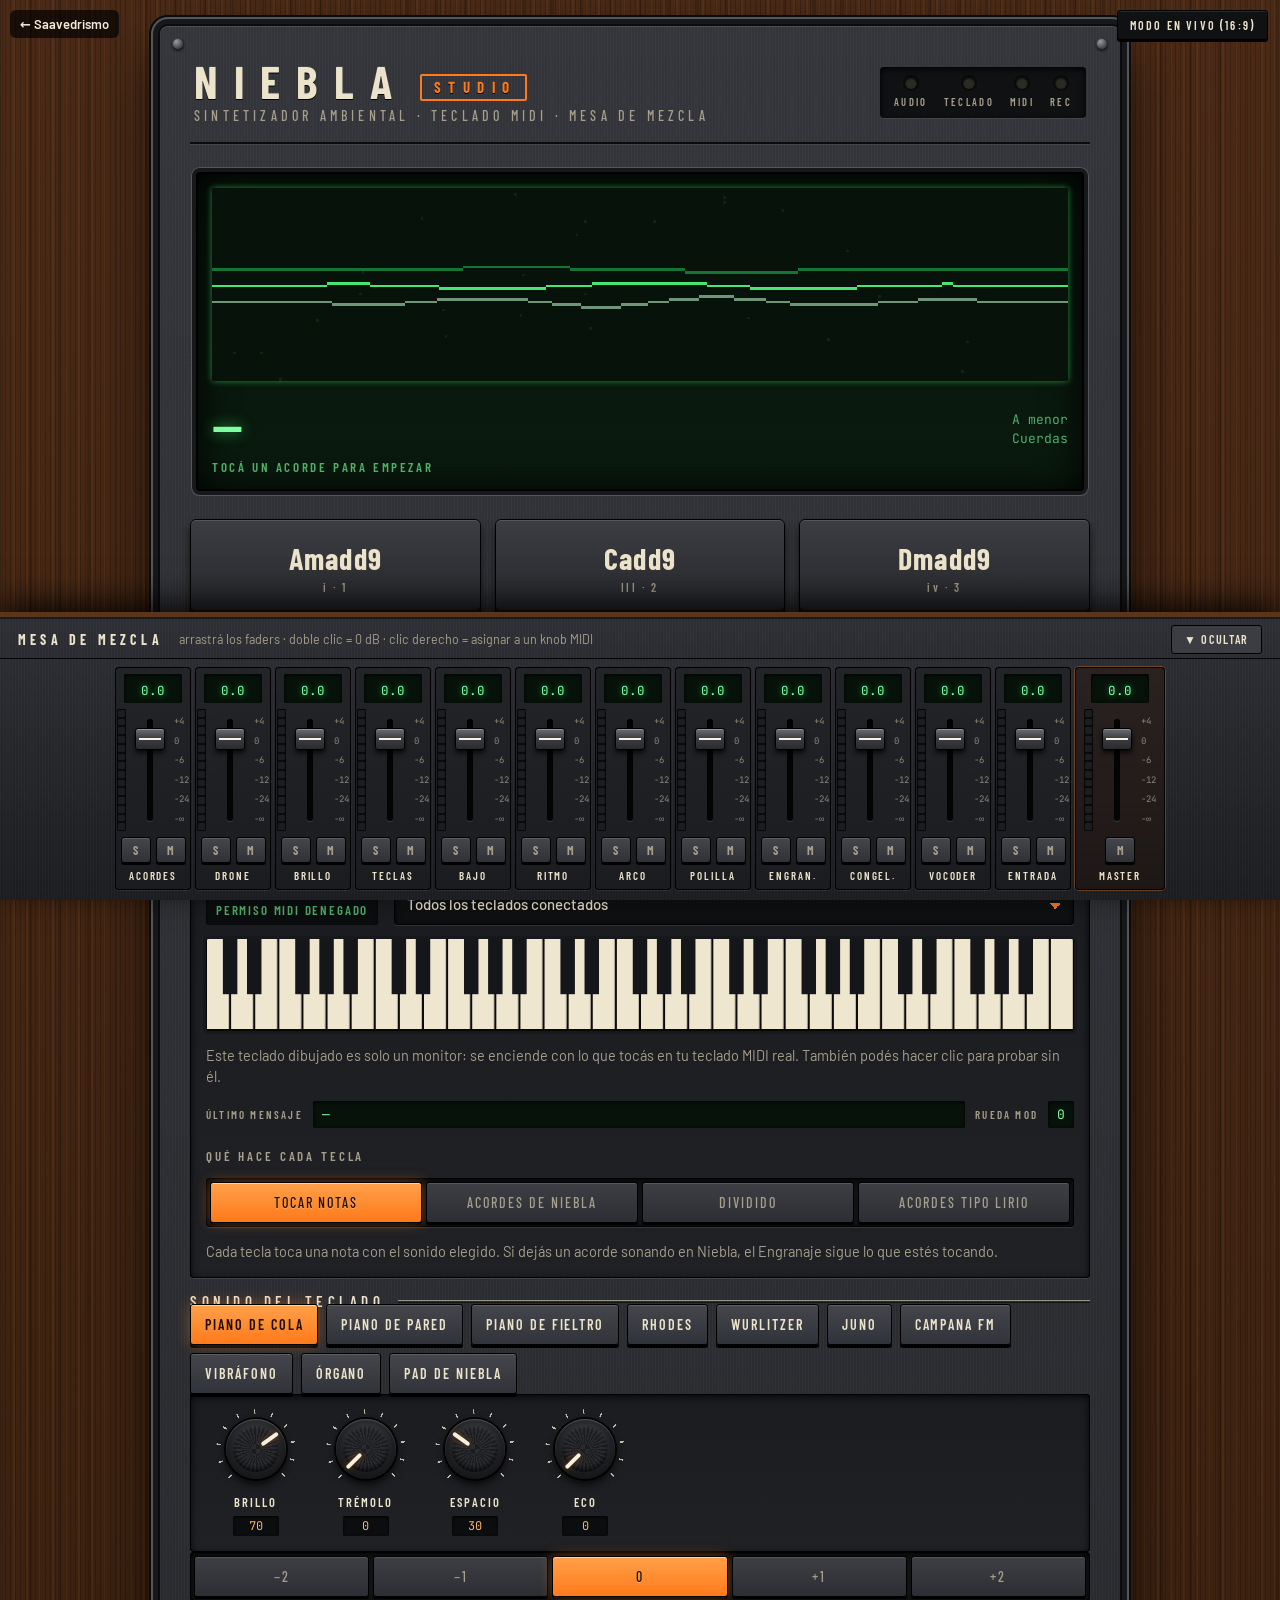
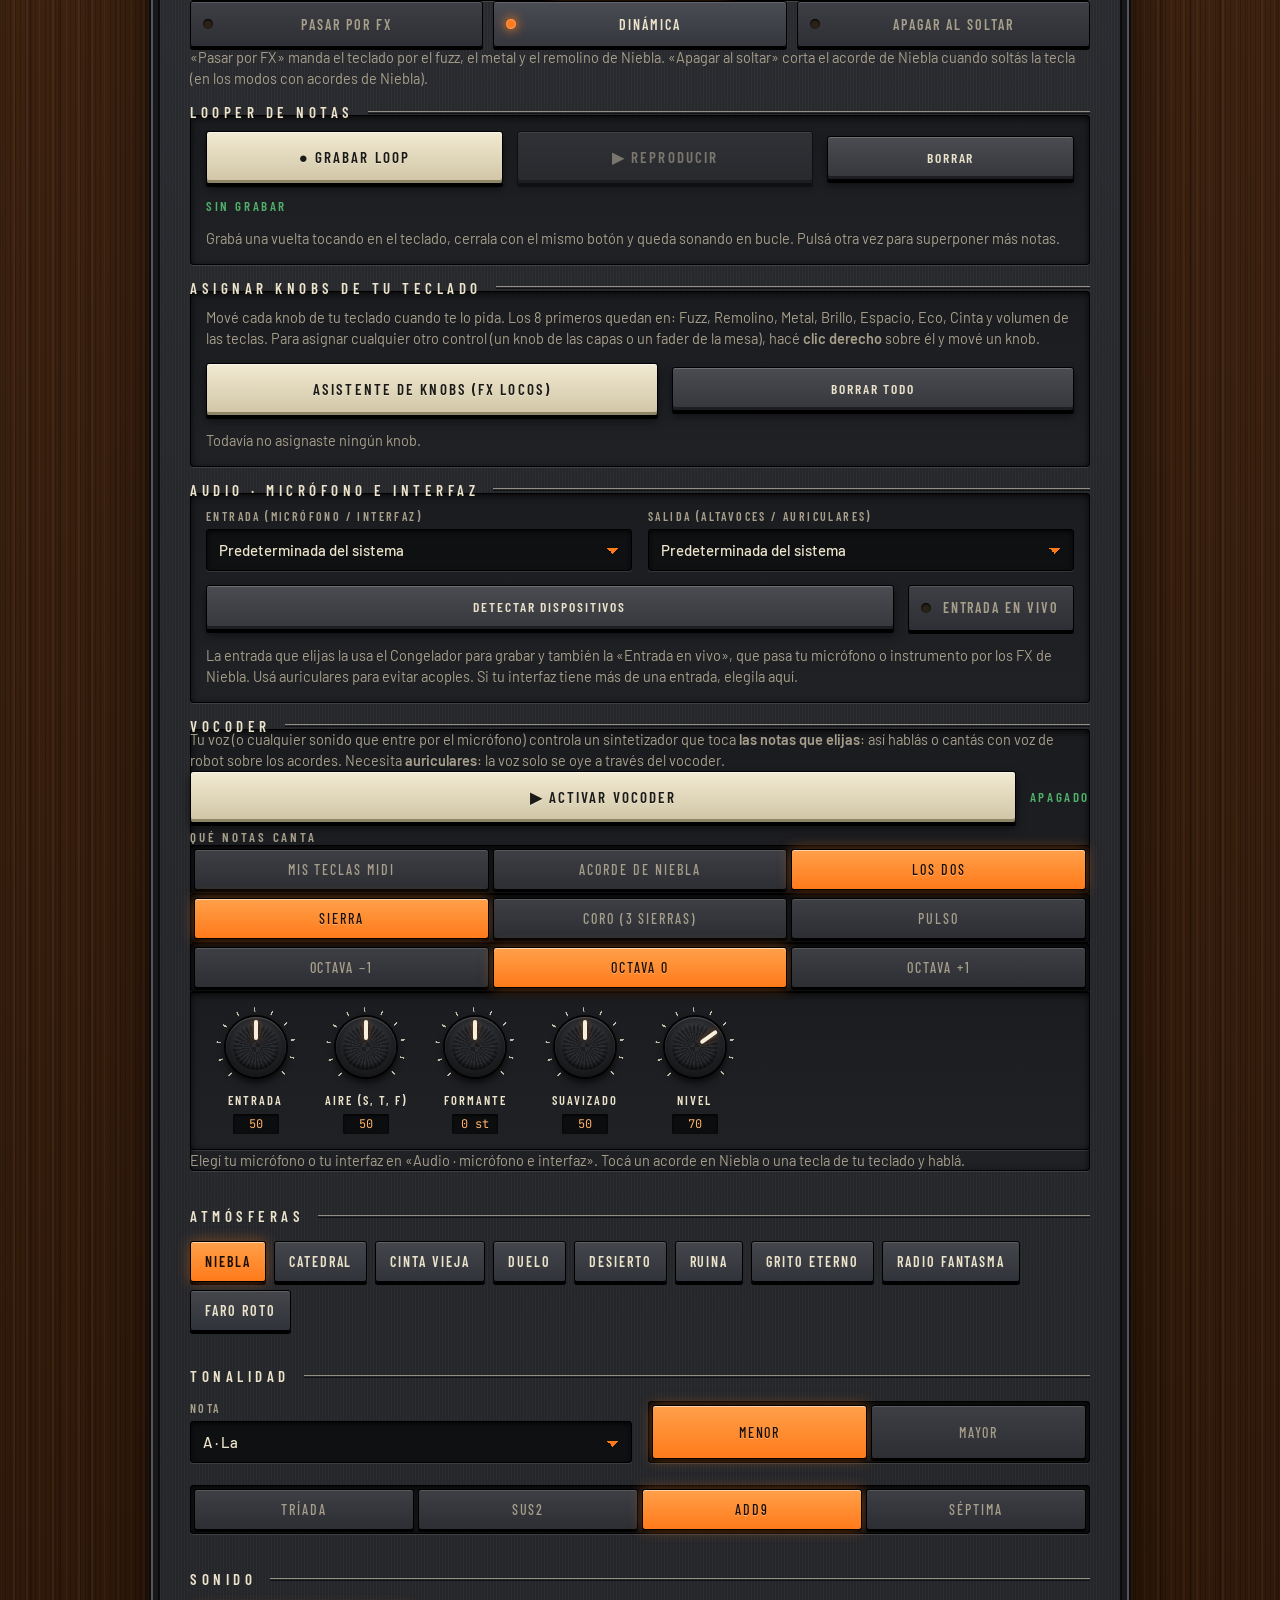
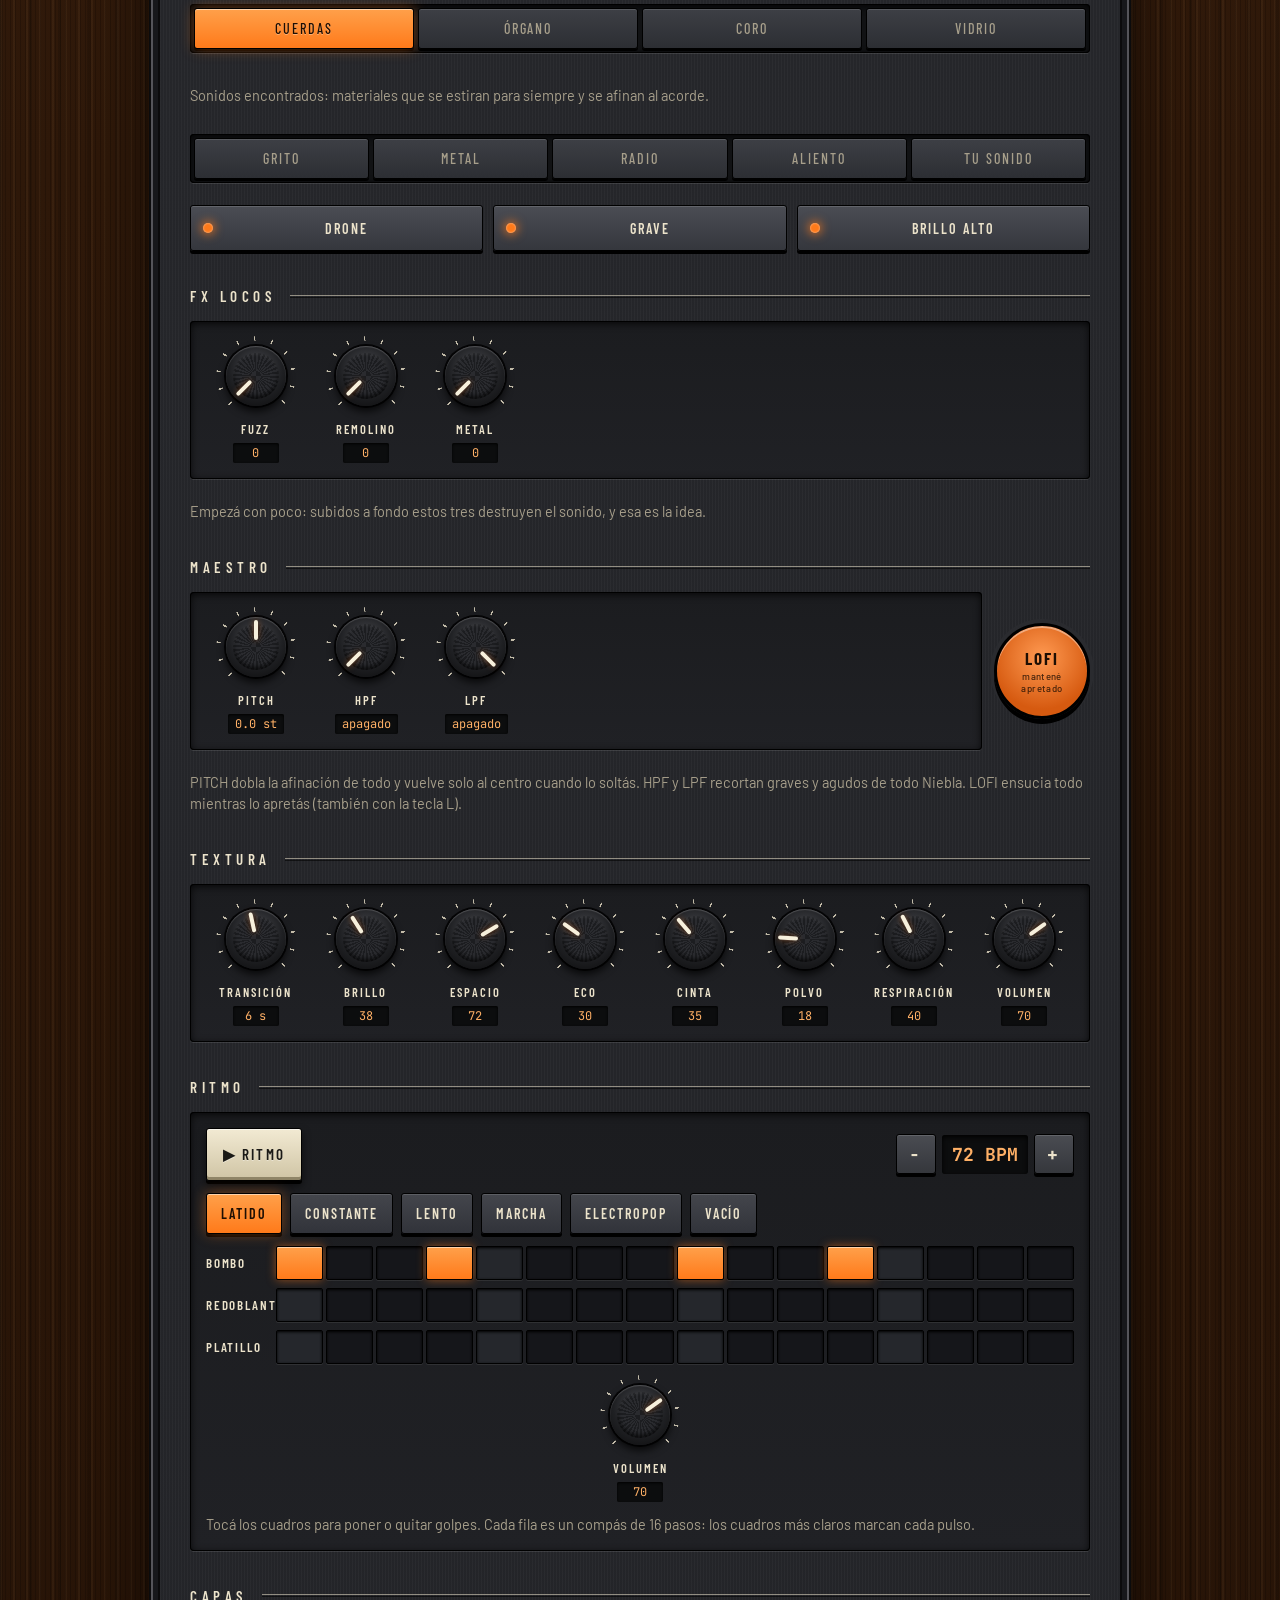
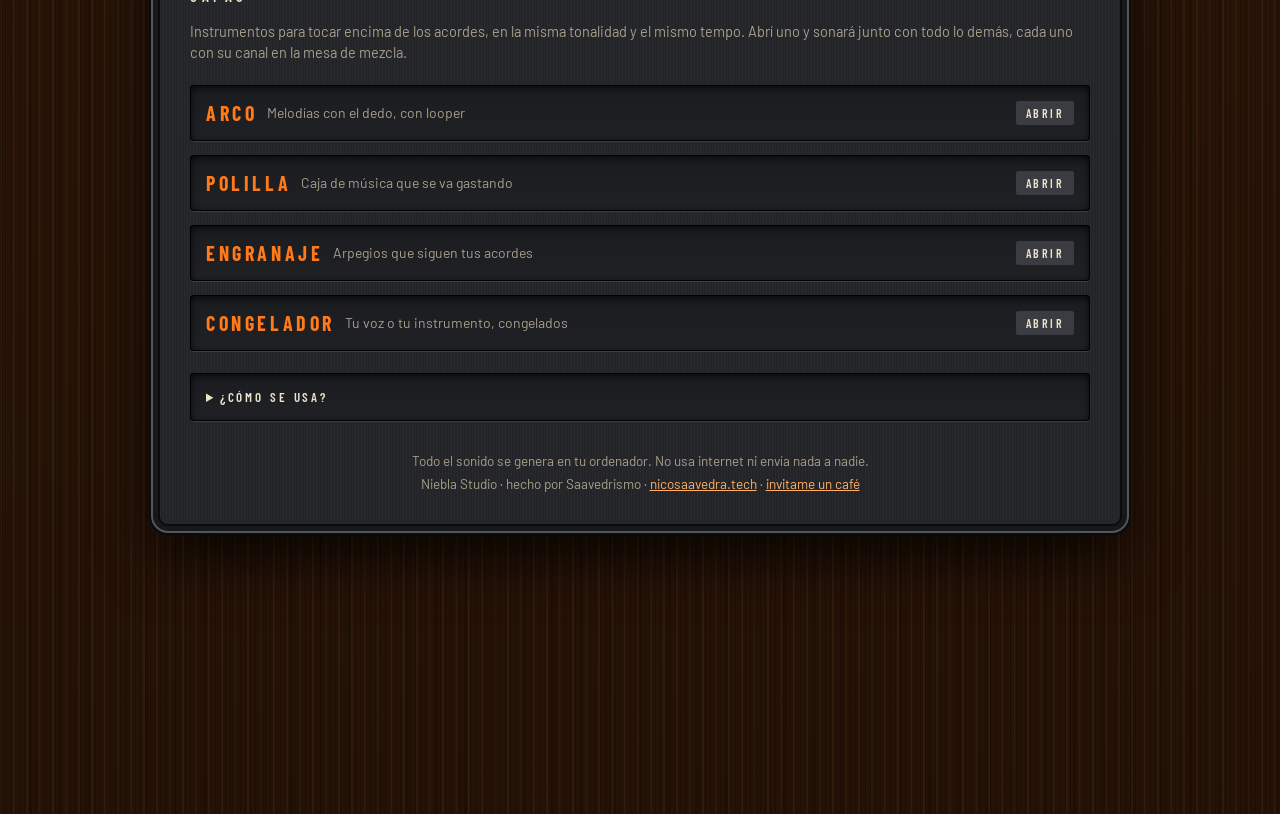
<file: niebla/index.html>
<!doctype html>
<html lang="es" data-theme="dark">
<head>
<meta charset="utf-8">
<meta name="viewport" content="width=device-width,initial-scale=1,viewport-fit=cover">
<style>:root{padding-top:env(safe-area-inset-top,0px);padding-bottom:env(safe-area-inset-bottom,0px);-webkit-text-size-adjust:100%}img{max-width:100%}[hidden]{display:none!important}*{font-variant-ligatures:none!important}</style>
<link rel="canonical" href="https://nicosaavedra.tech/pads.html">
<meta property="og:type" content="website">
<meta property="og:title" content="Sintetizador de pads y drones ambientales online | Saavedrismo">
<meta property="og:description" content="Sintetizador de pads y drones ambientales en el navegador: acordes eternos, sonidos encontrados (grito, metal, radio o tu propia grabación), pitch, filtros, LOFI, teclado MIDI, mesa de mezcla, vocoder, modo en vivo 16:9 y grabación. Gratis y sin instalar nada.">
<meta property="og:url" content="https://nicosaavedra.tech/pads.html">
<meta name="sv-tool" content="pads">
<title>Sintetizador de pads y drones ambientales online | Saavedrismo</title>

<meta name="description" content="Sintetizador de pads y drones ambientales en el navegador: acordes eternos, sonidos encontrados (grito, metal, radio o tu propia grabación), pitch, filtros, LOFI, teclado MIDI, mesa de mezcla, vocoder, modo en vivo 16:9 y grabación. Gratis y sin instalar nada.">
<meta name="theme-color" content="#15161c">
<link rel="stylesheet" href="niebla-fonts.css">
<script>
/* Niebla Studio (programa de PC/Mac): arranca siempre en default.
   Borra el sonido guardado (preset, capas, mezcla, vocoder, teclado) y conserva
   lo que es configuración del equipo: knobs MIDI asignados, entrada/salida de audio y "Tu sonido". */
(function(){
  if(!/Electron/i.test(navigator.userAgent))return; // en la web se mantiene como lo dejaste
  try{
    ['niebla-saavedrista','arco-saavedrista','polilla-saavedrista','engranaje-saavedrista','congelador-saavedrista','niebla-studio-mix','niebla-studio-vocoder']
      .forEach(k=>localStorage.removeItem(k));
    const k=JSON.parse(localStorage.getItem('niebla-studio-keys')||'null');
    if(k)localStorage.setItem('niebla-studio-keys',JSON.stringify({map:k.map||{},inId:k.inId||'',outId:k.outId||'',dev:k.dev||'all'}));
  }catch(e){}
})();
</script>
<script src="arco.js"></script>
<script src="polilla.js"></script>
<script src="engranaje.js"></script>
<script src="congelador.js"></script>
<script src="niebla-hallados.js"></script>
<style>
/* Layout: pantalla con las ondas arriba, el acorde que suena en grande, una botonera de acordes como pads de sampler, y debajo el sonido y los efectos. */
:root{
  --bg:#15161c; --surface:#20222b; --raised:#2b2e3a; --ink:#f2ead8; --muted:#8e8a9c; --line:#3c3f4f;
  --accent:#ffb000; --accent-ink:#1a1206; --accent-dark:#a86f00; --good:#3ee07a; --sharp:#ff5a4e; --flat:#4aa3ff;
  --f-pixel:"Pixelify Sans","Courier New",monospace;
  --f-term:"DM Sans",system-ui,-apple-system,"Segoe UI",Roboto,sans-serif;
  --f-mono:"JetBrains Mono",ui-monospace,"SF Mono",Menlo,Consolas,monospace;
  --px:4px;
  color-scheme:dark;
}
@media (prefers-color-scheme: light){
  :root:not([data-theme="dark"]){
    --bg:#e6e0cc; --surface:#f5f1e3; --raised:#d8d0b8; --ink:#1d1b16; --muted:#6b6553; --line:#2f2c24;
    --accent:#d98a00; --accent-ink:#1d1206; --accent-dark:#8a5600; --good:#16904a; --sharp:#c43b2e; --flat:#2563b0; color-scheme:light;
  }
}
:root[data-theme="light"]{
  --bg:#e6e0cc; --surface:#f5f1e3; --raised:#d8d0b8; --ink:#1d1b16; --muted:#6b6553; --line:#2f2c24;
  --accent:#d98a00; --accent-ink:#1d1206; --accent-dark:#8a5600; --good:#16904a; --sharp:#c43b2e; --flat:#2563b0; color-scheme:light;
}
*{box-sizing:border-box}
body{
  margin:0; background:var(--bg); color:var(--ink); font-family:var(--f-term); font-size:16px; line-height:1.45;
  padding-left:max(16px,env(safe-area-inset-left,0px)); padding-right:max(16px,env(safe-area-inset-right,0px));
  padding-block:20px 32px;
  background-image:radial-gradient(color-mix(in srgb,var(--ink) 7%,transparent) 1px,transparent 1px);
  background-size:8px 8px;
}
.app{max-width:560px; margin:0 auto; display:grid; grid-template-columns:minmax(0,1fr); gap:18px}
.app>*{min-width:0}
.px{background:var(--surface); margin:var(--px);
  box-shadow:0 calc(-1*var(--px)) 0 0 var(--line),0 var(--px) 0 0 var(--line),calc(-1*var(--px)) 0 0 0 var(--line),var(--px) 0 0 0 var(--line)}
header{display:flex; align-items:center; gap:14px}
#sprite{width:39px; height:auto; image-rendering:pixelated; flex:0 0 auto}
.titles{display:grid; gap:8px; min-width:0}
h1{font-family:var(--f-pixel); font-weight:500; font-size:clamp(17.4px,5.5vw,24.6px); line-height:1.5; margin:0; text-wrap:balance; color:var(--accent)}
.brand{font-size:14.5px; color:var(--muted)}
h2.lbl{font-family:var(--f-pixel); font-weight:500; font-size:14.5px; letter-spacing:.08em; color:var(--muted); margin:8px 0 -6px; line-height:1.6}
.hint{font-size:15px; color:var(--muted); margin:0}
.row{display:flex; gap:14px; flex-wrap:wrap; align-items:center}
.between{justify-content:space-between; flex-wrap:nowrap}
.between>span{min-width:0}
.btn{border:0; font:500 15.9px var(--f-pixel); line-height:1.5; padding:15px 12px; cursor:pointer; flex:1 1 140px; margin:var(--px); touch-action:manipulation;
  background:var(--accent); color:var(--accent-ink); text-align:center; text-decoration:none;
  box-shadow:inset -4px -4px 0 var(--accent-dark),0 calc(-1*var(--px)) 0 0 var(--line),0 var(--px) 0 0 var(--line),calc(-1*var(--px)) 0 0 0 var(--line),var(--px) 0 0 0 var(--line)}
.btn:active{box-shadow:inset 4px 4px 0 var(--accent-dark),0 calc(-1*var(--px)) 0 0 var(--line),0 var(--px) 0 0 var(--line),calc(-1*var(--px)) 0 0 0 var(--line),var(--px) 0 0 0 var(--line)}
.btn.ghost{background:var(--raised); color:var(--ink); box-shadow:inset -4px -4px 0 color-mix(in srgb,var(--ink) 18%,var(--raised)),0 calc(-1*var(--px)) 0 0 var(--line),0 var(--px) 0 0 var(--line),calc(-1*var(--px)) 0 0 0 var(--line),var(--px) 0 0 0 var(--line)}
.btn.running{background:var(--sharp); color:#fff; box-shadow:inset -4px -4px 0 color-mix(in srgb,#000 30%,var(--sharp)),0 calc(-1*var(--px)) 0 0 var(--line),0 var(--px) 0 0 var(--line),calc(-1*var(--px)) 0 0 0 var(--line),var(--px) 0 0 0 var(--line)}
.btn:disabled{opacity:.45; cursor:default}
.btn.sm{flex:1 1 90px; padding:12px 8px; font-size:14.5px}
.seg{display:flex; padding:4px; gap:4px; flex-wrap:wrap}
.seg button{flex:1 1 0; border:0; background:transparent; color:var(--muted); font:500 14.5px var(--f-pixel); padding:12px 4px; cursor:pointer; min-width:0; line-height:1.4}
.seg button[aria-pressed="true"]{background:var(--accent); color:var(--accent-ink); box-shadow:inset -3px -3px 0 var(--accent-dark)}
.seg.term button{font:500 14.5px var(--f-term); padding:9px 4px}
.cal{display:flex; align-items:center; gap:6px; padding:4px; flex:0 0 auto}
.cal button{width:40px; height:40px; border:0; background:var(--raised); color:var(--ink); font:500 20.3px var(--f-pixel); cursor:pointer; touch-action:manipulation}
.cal output{font-size:17px; min-width:96px; text-align:center; font-variant-numeric:tabular-nums}
.toggle{border:0; font:500 14.5px var(--f-pixel); padding:10px 14px; background:var(--raised); color:var(--muted); cursor:pointer; min-width:64px; flex:0 0 auto}
.toggle[aria-pressed="true"]{background:var(--good); color:var(--accent-ink)}
label.f{display:grid; gap:6px; min-width:0}
label.f>span{font-family:var(--f-pixel); font-size:13px; color:var(--muted); letter-spacing:.05em; line-height:1.5}
input[type=text],input[type=number],input[type=email],input[type=tel],input[type=url],input[type=password],textarea,select{
  width:calc(100% - 2*var(--px)); border:0; color:var(--ink); background:var(--surface); margin:var(--px); padding:11px 12px; font:400 16px var(--f-term);
  box-shadow:0 calc(-1*var(--px)) 0 0 var(--line),0 var(--px) 0 0 var(--line),calc(-1*var(--px)) 0 0 0 var(--line),var(--px) 0 0 0 var(--line);
  border-radius:0; -webkit-appearance:none; appearance:none}
textarea{resize:vertical; min-height:120px; line-height:1.5}
select{padding-right:40px; cursor:pointer;
  background-image:linear-gradient(var(--ink),var(--ink)),linear-gradient(var(--ink),var(--ink)),linear-gradient(var(--ink),var(--ink));
  background-size:12px 4px,8px 4px,4px 4px; background-repeat:no-repeat;
  background-position:calc(100% - 14px) 42%,calc(100% - 16px) calc(42% + 4px),calc(100% - 18px) calc(42% + 8px)}
input[type=range]{-webkit-appearance:none; appearance:none; width:100%; height:30px; background:transparent; margin:0; cursor:pointer; min-width:0}
input[type=range]::-webkit-slider-runnable-track{height:8px; background:var(--raised); box-shadow:0 0 0 3px var(--line)}
input[type=range]::-webkit-slider-thumb{-webkit-appearance:none; appearance:none; width:20px; height:28px; margin-top:-10px; border:0; background:var(--accent); box-shadow:inset -3px -3px 0 var(--accent-dark),0 0 0 3px var(--line)}
input[type=range]::-moz-range-track{height:8px; background:var(--raised); box-shadow:0 0 0 3px var(--line); border:0}
input[type=range]::-moz-range-thumb{width:20px; height:28px; border:0; border-radius:0; background:var(--accent); box-shadow:inset -3px -3px 0 var(--accent-dark),0 0 0 3px var(--line)}
.readouts{display:grid; grid-template-columns:repeat(auto-fit,minmax(96px,1fr)); gap:14px}
.ro{padding:8px 10px; min-width:0}
.ro span{display:block; font-family:var(--f-pixel); font-size:11.6px; color:var(--muted); margin-bottom:6px; letter-spacing:.04em; line-height:1.5}
.ro b{font-weight:500; font-size:21px; font-variant-numeric:tabular-nums; white-space:nowrap; overflow:hidden; text-overflow:ellipsis; display:block}
.card{padding:14px 12px; display:grid; gap:12px; min-width:0}
.chip{justify-self:start; font:500 13px var(--f-pixel); padding:7px 8px; line-height:1.4; background:var(--raised); color:var(--muted)}
.chip.ok{background:var(--good); color:var(--accent-ink)} .chip.bad{background:var(--sharp); color:#fff} .chip.mid{background:var(--accent); color:var(--accent-ink)}
.mono{font-family:var(--f-mono)}
.w{font-size:15px; padding:8px 10px; background:color-mix(in srgb,var(--sharp) 14%,var(--surface)); border-left:4px solid var(--sharp)}
.w.info{background:color-mix(in srgb,var(--flat) 12%,var(--surface)); border-left-color:var(--flat)}
.w.ok{background:color-mix(in srgb,var(--good) 12%,var(--surface)); border-left-color:var(--good)}
details.explain{padding:12px 14px}
details.explain summary{cursor:pointer; font-family:var(--f-pixel); font-size:14.5px; color:var(--muted); line-height:1.6}
details.explain[open]{display:grid; gap:10px}
details.explain p{margin:0; font-size:15px}
button:focus-visible,a:focus-visible,input:focus-visible,select:focus-visible,textarea:focus-visible,summary:focus-visible{outline:3px dashed var(--accent); outline-offset:4px}
.toast{position:fixed; left:50%; bottom:calc(20px + env(safe-area-inset-bottom,0px)); transform:translateX(-50%); z-index:40; background:var(--accent); color:var(--accent-ink); font:500 14.5px var(--f-pixel); padding:12px 14px; line-height:1.5; max-width:calc(100% - 32px)}
footer{font-size:14.5px; color:var(--muted); text-align:center; display:grid; gap:4px}
footer a{color:var(--accent)}
@media (prefers-reduced-motion: reduce){ *{animation:none!important; transition:none!important} }
[hidden]{display:none!important}

.screen{padding:12px; display:grid; gap:10px}
#wave{width:100%; aspect-ratio:320/72; image-rendering:pixelated; image-rendering:crisp-edges; display:block; background:var(--raised); max-width:100%}
.now{display:flex; align-items:flex-end; justify-content:space-between; gap:12px; min-height:58px}
.chordname{font:600 clamp(34px,11vw,52px)/1 var(--f-pixel); color:var(--ink); font-variant-numeric:tabular-nums}
.now .sub{font-size:14.5px; color:var(--muted); text-align:right}
.status{font:500 13px/1.5 var(--f-pixel); color:var(--muted); letter-spacing:.05em}
.status.on{color:var(--good)}
.status.rec{color:var(--sharp)}
.pads{display:grid; grid-template-columns:repeat(3,minmax(0,1fr)); gap:10px}
.pad{border:0; background:var(--surface); color:var(--ink); min-height:86px; display:grid; align-content:center; justify-items:center; gap:4px; cursor:pointer; touch-action:manipulation; margin:3px;
  box-shadow:0 -3px 0 0 var(--line),0 3px 0 0 var(--line),-3px 0 0 0 var(--line),3px 0 0 0 var(--line); -webkit-tap-highlight-color:transparent; user-select:none; -webkit-user-select:none}
.pad b{font:600 22px var(--f-pixel)}
.pad small{font:500 13px var(--f-pixel); color:var(--muted)}
.pad.on{background:var(--accent); color:var(--accent-ink); box-shadow:0 -3px 0 0 var(--accent-dark),0 3px 0 0 var(--accent-dark),-3px 0 0 0 var(--accent-dark),3px 0 0 0 var(--accent-dark),inset -4px -4px 0 var(--accent-dark)}
.pad.on small{color:var(--accent-ink)}
.pad:active{transform:translateY(1px)}
.two{display:grid; grid-template-columns:repeat(auto-fit,minmax(150px,1fr)); gap:12px}
.knobs{padding:12px 14px; display:grid; gap:4px}
.k{display:grid; grid-template-columns:96px minmax(0,1fr) 44px; align-items:center; gap:10px; min-height:40px}
.k span{font-size:15px}
.k output{font-size:13px; color:var(--muted); text-align:right; font-variant-numeric:tabular-nums}
.toggles{display:grid; grid-template-columns:repeat(3,minmax(0,1fr)); gap:8px}
.toggles .toggle{min-height:48px; width:100%}
.presets{display:flex; flex-wrap:wrap; gap:8px}
.presets button{border:0; background:var(--raised); color:var(--ink); font:500 14px var(--f-pixel); padding:10px 12px; cursor:pointer}
.presets button[aria-pressed="true"]{background:var(--accent); color:var(--accent-ink)}
.recbox{padding:12px; display:grid; gap:10px}
.recbox audio{width:100%}
.btn.recording{background:var(--sharp); color:#fff; box-shadow:inset -4px -4px 0 color-mix(in srgb,#000 30%,var(--sharp)),0 calc(-1*var(--px)) 0 0 var(--line),0 var(--px) 0 0 var(--line),calc(-1*var(--px)) 0 0 0 var(--line),var(--px) 0 0 0 var(--line)}
@media (max-width:380px){ .k{grid-template-columns:80px minmax(0,1fr) 38px} }
.beat{padding:14px 12px; display:grid; gap:12px}
.beattop{display:flex; align-items:center; gap:10px; flex-wrap:wrap}
.beattop .btn{flex:0 0 auto; margin:4px; padding:13px 14px}
.tempo{display:flex; align-items:center; gap:6px; margin-left:auto}
.tempo button{width:38px; height:38px; border:0; background:var(--raised); color:var(--ink); font:700 16px var(--f-mono); cursor:pointer}
.tempo output{min-width:84px; text-align:center; font:700 17px var(--f-mono); font-variant-numeric:tabular-nums}
.grid{display:grid; gap:8px}
.lane{display:grid; grid-template-columns:62px minmax(0,1fr); align-items:center; gap:8px}
.lane > span{font:500 13px var(--f-pixel); color:var(--muted)}
.steps{display:grid; grid-template-columns:repeat(16,minmax(0,1fr)); gap:3px}
.st{border:0; height:34px; padding:0; background:var(--raised); cursor:pointer; touch-action:manipulation; -webkit-tap-highlight-color:transparent; min-width:0}
.st:nth-child(4n+1){background:color-mix(in srgb,var(--ink) 16%,var(--raised))}
.st.on{background:var(--accent); box-shadow:inset -3px -3px 0 var(--accent-dark)}
.st.now{outline:2px solid var(--ink); outline-offset:-2px}
.lane[data-r="s"] .st.on{background:var(--flat); box-shadow:inset -3px -3px 0 color-mix(in srgb,#000 30%,var(--flat))}
.lane[data-r="h"] .st.on{background:var(--good); box-shadow:inset -3px -3px 0 color-mix(in srgb,#000 30%,var(--good))}
.beat .presets button{font-size:13px; padding:9px 10px}
details.capa{padding:12px 12px}
details.capa > summary{cursor:pointer; list-style:none; display:flex; justify-content:space-between; align-items:center; gap:10px}
details.capa > summary::-webkit-details-marker{display:none}
details.capa > summary b{font:500 16px var(--f-pixel); color:var(--accent)}
details.capa > summary span{font-size:14px; color:var(--muted); flex:1}
details.capa > summary i{font-style:normal; font:500 13px var(--f-pixel); color:var(--muted)}
details.capa[open] > summary i{color:var(--accent)}
details.capa[open]{display:grid; gap:14px}
.capas{display:grid; gap:14px}
</style>
<link rel="stylesheet" href="niebla-studio.css">
<script>/* Niebla Live: disposición 16:9 */ if(/[?&]live\b/.test(location.search)||window.NIEBLA_LIVE)document.documentElement.classList.add("live")</script>
<link rel="stylesheet" href="niebla-live.css">
<style>
.maestro{display:flex;align-items:center;gap:12px;flex-wrap:wrap}
.maestro .knobs{flex:1 1 auto}
.lofi{flex:0 0 auto;width:96px;height:96px;border-radius:50%!important;border:3px solid #000;cursor:pointer;touch-action:none;user-select:none;-webkit-user-select:none;
  background:radial-gradient(circle at 50% 35%,#ff9a52,#d65a10 70%);color:#1d0e03;font:700 17px var(--f-pixel);letter-spacing:.12em;display:flex;flex-direction:column;align-items:center;justify-content:center;gap:2px;
  box-shadow:inset 0 2px 0 #fff6,0 5px 0 #000,0 0 0 4px #2a2b2f}
.lofi small{font:500 9.5px var(--f-term);letter-spacing:.04em;text-transform:none;opacity:.8}
.lofi[aria-pressed="true"]{transform:translateY(4px);box-shadow:inset 0 2px 6px #0008,0 1px 0 #000,0 0 0 4px #2a2b2f,0 0 22px #ff7a1a;background:radial-gradient(circle at 50% 35%,#ffd08a,#ff7a1a 70%)}
</style>
</head>
<body>
<a href="../" style="position:fixed;top:10px;left:10px;z-index:50;font:600 13px Barlow,system-ui,sans-serif;color:#f2ead8;background:#000a;padding:6px 10px;border-radius:6px;text-decoration:none">← Saavedrismo</a>
<div class="app">
  <header>
    <div class="titles">
      <h1>Niebla</h1>
      <div class="brand">Sintetizador ambiental · teclado MIDI · mesa de mezcla</div>
    </div>
  </header>

  <section class="screen px">
    <canvas id="wave" width="320" height="72" aria-hidden="true"></canvas>
    <div class="now">
      <div class="chordname" id="chordName">—</div>
      <div class="sub"><span id="keyLabel"></span><br><span id="voiceLabel"></span></div>
    </div>
    <div class="status" id="status" aria-live="polite">TOCÁ UN ACORDE PARA EMPEZAR</div>
  </section>

  <div class="pads" id="pads"></div>
  <div class="row">
    <button class="btn ghost" id="stopBtn">■ SILENCIO</button>
    <button class="btn" id="recBtn">● GRABAR</button>
  </div>

  <div id="studioMount" class="studio-mount"></div>

  <h2 class="lbl">ATMÓSFERAS</h2>
  <div class="presets" id="presets"></div>

  <h2 class="lbl">TONALIDAD</h2>
  <div class="two">
    <label class="f"><span>NOTA</span><select id="key"></select></label>
    <div class="seg term px" role="group" aria-label="Modo" id="modeSeg"><button data-v="minor">Menor</button><button data-v="major">Mayor</button></div>
  </div>
  <div class="seg term px" role="group" aria-label="Color del acorde" id="colorSeg">
    <button data-v="triad">Tríada</button><button data-v="sus2">Sus2</button><button data-v="add9">Add9</button><button data-v="sev">Séptima</button>
  </div>

  <h2 class="lbl">SONIDO</h2>
  <div class="seg term px" role="group" aria-label="Timbre" id="timbreSeg">
    <button data-v="cuerdas">Cuerdas</button><button data-v="organo">Órgano</button><button data-v="coro">Coro</button><button data-v="vidrio">Vidrio</button>
  </div>
  <p class="hint" style="margin:10px 0 6px">Sonidos encontrados: materiales que se estiran para siempre y se afinan al acorde.</p>
  <div class="seg term px" role="group" aria-label="Sonidos encontrados" id="hallSeg">
    <button data-v="grito">Grito</button><button data-v="metal">Metal</button><button data-v="radio">Radio</button><button data-v="aliento">Aliento</button><button data-v="tuyo">Tu sonido</button>
  </div>
  <div class="toggles">
    <button class="toggle" id="tDrone" aria-pressed="true">DRONE</button>
    <button class="toggle" id="tSub" aria-pressed="true">GRAVE</button>
    <button class="toggle" id="tShimmer" aria-pressed="true">BRILLO ALTO</button>
  </div>

  <h2 class="lbl">FX LOCOS</h2>
  <div class="knobs px" id="fxknobs"></div>
  <p class="hint">Empezá con poco: subidos a fondo estos tres destruyen el sonido, y esa es la idea.</p>

  <h2 class="lbl">MAESTRO</h2>
  <div class="maestro"><div class="knobs px" id="masterknobs"></div><button class="lofi" id="lofiBtn" type="button" aria-pressed="false">LOFI<small>mantené apretado</small></button></div>
  <p class="hint">PITCH dobla la afinación de todo y vuelve solo al centro cuando lo soltás. HPF y LPF recortan graves y agudos de todo Niebla. LOFI ensucia todo mientras lo apretás (también con la tecla L).</p>

  <h2 class="lbl">TEXTURA</h2>
  <div class="knobs px" id="knobs"></div>

  <h2 class="lbl">RITMO</h2>
  <section class="beat px">
    <div class="beattop">
      <button class="btn" id="beatPlay">▶ RITMO</button>
      <div class="tempo"><button id="bpmDn" aria-label="Más lento">−</button><output id="bpmOut">72 BPM</output><button id="bpmUp" aria-label="Más rápido">+</button></div>
    </div>
    <div class="presets" id="beatPresets"></div>
    <div class="grid" id="grid"></div>
    <label class="k"><span>Volumen</span><input type="range" id="k_dvol" min="0" max="100" step="1" aria-label="Volumen del ritmo"><output id="o_dvol"></output></label>
    <p class="hint">Tocá los cuadros para poner o quitar golpes. Cada fila es un compás de 16 pasos: los cuadros más claros marcan cada pulso.</p>
  </section>

  <h2 class="lbl">CAPAS</h2>
  <p class="hint">Instrumentos para tocar encima de los acordes, en la misma tonalidad y el mismo tempo. Abrí uno y sonará junto con todo lo demás, cada uno con su canal en la mesa de mezcla.</p>
  <div class="capas">
    <details class="capa px" data-capa="arco"><summary><b>Arco</b><span>Melodías con el dedo, con looper</span><i>ABRIR</i></summary><div class="capa-body"></div></details>
    <details class="capa px" data-capa="polilla"><summary><b>Polilla</b><span>Caja de música que se va gastando</span><i>ABRIR</i></summary><div class="capa-body"></div></details>
    <details class="capa px" data-capa="engranaje"><summary><b>Engranaje</b><span>Arpegios que siguen tus acordes</span><i>ABRIR</i></summary><div class="capa-body"></div></details>
    <details class="capa px" data-capa="congelador"><summary><b>Congelador</b><span>Tu voz o tu instrumento, congelados</span><i>ABRIR</i></summary><div class="capa-body"></div></details>
  </div>

  <section class="recbox px" id="recBox" hidden>
    <b style="font:500 14px var(--f-pixel)">TU GRABACIÓN</b>
    <audio id="recAudio" controls></audio>
    <a class="btn" id="recDl" download>DESCARGAR AUDIO</a>
    <span class="hint" id="recInfo"></span>
  </section>

  <details class="explain px">
    <summary>¿CÓMO SE USA?</summary>
    <p>Tocá un acorde y queda sonando solo. Tocá otro y se funde lentamente con el anterior: el tiempo de esa fusión es la <b>Transición</b>. Tocá el mismo acorde otra vez para apagarlo.</p>
    <p>El <b>Drone</b> mantiene la nota de la tonalidad sonando por debajo de todo, aunque cambies de acorde. <b>Cinta</b> le da la ondulación de un casete gastado y <b>Polvo</b> suma el ruido de fondo.</p>
    <p>Abajo, en <b>Ritmo</b>, podés sumar un bombo constante o un patrón simple. Va por separado: el ritmo sigue aunque cambies de acorde, y se apaga con su propio botón.</p>
    <p>Con <b>Grabar</b> te llevás el audio para usarlo en un tema, un video o un directo. También podés tocar los acordes con las teclas 1 a 6 del ordenador; la barra espaciadora hace silencio.</p>
  </details>

  <footer>
    <span>Todo el sonido se genera en tu ordenador. No usa internet ni envía nada a nadie.</span>
    <span>Niebla Studio · hecho por Saavedrismo · <a href="https://nicosaavedra.tech" target="_blank" rel="noopener">nicosaavedra.tech</a> · <a href="https://paypal.me/NICOLASSAAVEDRA562/4EUR" target="_blank" rel="noopener">invitame un café</a></span>
  </footer>
</div>

<script>
(function(){
const $=id=>document.getElementById(id);
const clamp=(v,a,b)=>Math.max(a,Math.min(b,v));
const esc=s=>String(s).replace(/[&<>"']/g,c=>({'&':'&amp;','<':'&lt;','>':'&gt;','"':'&quot;',"'":'&#39;'}[c]));
let _toastT=0;
function toast(t){let el=$('toast'); if(!el){el=document.createElement('div'); el.id='toast'; el.className='toast'; document.body.appendChild(el)} el.textContent=t; el.hidden=false; clearTimeout(_toastT); _toastT=setTimeout(()=>el.hidden=true,2200)}
function copyText(text,ok){
  const fb=()=>{const ta=document.createElement('textarea'); ta.value=text; ta.setAttribute('readonly',''); ta.style.position='fixed'; ta.style.opacity='0'; document.body.appendChild(ta); ta.select();
    let d=false; try{d=document.execCommand('copy')}catch(e){} ta.remove(); toast(d?ok:'NO SE PUDO COPIAR')};
  try{navigator.clipboard.writeText(text).then(()=>toast(ok),fb)}catch(e){fb()}
}
function tok(k){return getComputedStyle(document.documentElement).getPropertyValue('--'+k).trim()}
function pixelSprite(rows,map){
  const cv=$('sprite'); if(!cv)return; const w=rows[0].length,h=rows.length; cv.width=w; cv.height=h; cv.style.height=(39*h/w)+'px';
  const draw=()=>{const g=cv.getContext('2d'); g.clearRect(0,0,w,h); rows.forEach((r,y)=>[...r].forEach((ch,x)=>{if(map[ch]){g.fillStyle=tok(map[ch]); g.fillRect(x,y,1,1)}}))};
  draw(); try{matchMedia('(prefers-color-scheme: dark)').addEventListener('change',draw)}catch(e){}
  new MutationObserver(draw).observe(document.documentElement,{attributes:true,attributeFilter:['data-theme']});
}
function store(key,def){let v=def; try{const s=JSON.parse(localStorage.getItem(key)||'null'); if(s&&typeof s==='object')v=Object.assign({},def,s)}catch(e){} return {v,save(){try{localStorage.setItem(key,JSON.stringify(v))}catch(e){}}}}

  pixelSprite(['....AAAA....','..AA....AA..','.A........A.','A..KK..KK..A','A..........A','.A..KKKK..A.','..AA....AA..','....AAAA....','............','KK..KK..KK..','..KK..KK..KK'],{A:'accent',K:'ink'});

  const NOTES=['C','C#','D','D#','E','F','F#','G','G#','A','A#','B'];
  const SOLF=['Do','Do#','Re','Re#','Mi','Fa','Fa#','Sol','Sol#','La','La#','Si'];
  const SCALE={minor:[0,2,3,5,7,8,10],major:[0,2,4,5,7,9,11]};
  const DEGREES={minor:[[0,'i'],[2,'III'],[3,'iv'],[4,'v'],[5,'VI'],[6,'VII']],major:[[0,'I'],[1,'ii'],[2,'iii'],[3,'IV'],[4,'V'],[5,'vi']]};
  const KNOBS=[
    ['glide','Transición',1,12,0.5,v=>v+' s'],
    ['bright','Brillo',0,100,1,v=>v],
    ['space','Espacio',0,100,1,v=>v],
    ['echo','Eco',0,100,1,v=>v],
    ['tape','Cinta',0,100,1,v=>v],
    ['dust','Polvo',0,100,1,v=>v],
    ['breath','Respiración',0,100,1,v=>v],
    ['vol','Volumen',0,100,1,v=>v]
  ];
  const FXK=[
    ['fuzz','Fuzz',0,100,1,v=>v],
    ['swirl','Remolino',0,100,1,v=>v],
    ['metal','Metal',0,100,1,v=>v]
  ];
  const hz=v=>v>=1000?(v/1000).toFixed(v>=10000?0:1)+' kHz':Math.round(v)+' Hz';
  const hpfHz=v=>20*Math.pow(100,v/100), lpfHz=v=>200*Math.pow(100,v/100); // HPF 20 Hz–2 kHz · LPF 200 Hz–20 kHz
  const pitchSt=v=>Math.sign(v)*12*Math.pow(Math.abs(v)/100,1.6);        // ±12 semitonos, fino cerca del centro
  const MASTERK=[
    ['pitch','Pitch',-100,100,1,v=>{const x=pitchSt(v); return (x>0?'+':'')+x.toFixed(1)+' st'}],
    ['hpf','HPF',0,100,1,v=>v<=0?'apagado':hz(hpfHz(v))],
    ['lpf','LPF',0,100,1,v=>v>=100?'apagado':hz(lpfHz(v))]
  ];
  const ALLK=KNOBS.concat(FXK).concat(MASTERK);
  const PRESETS={
    'Niebla':   {timbre:'cuerdas',color:'add9',glide:6,bright:38,space:72,echo:30,tape:35,dust:18,breath:40,drone:true,sub:true,shimmer:true},
    'Catedral': {timbre:'organo', color:'sus2',glide:8,bright:30,space:90,echo:15,tape:10,dust:0, breath:20,drone:true,sub:true,shimmer:true},
    'Cinta vieja':{timbre:'cuerdas',color:'triad',glide:4,bright:28,space:55,echo:45,tape:80,dust:55,breath:30,drone:false,sub:true,shimmer:false},
    'Duelo':    {timbre:'coro',   color:'sev', glide:9,bright:34,space:80,echo:25,tape:25,dust:12,breath:55,drone:true,sub:false,shimmer:true},
    'Desierto': {timbre:'vidrio', color:'sus2',glide:5,bright:55,space:85,echo:55,tape:20,dust:25,breath:35,drone:true,sub:false,shimmer:true},
    'Ruina':    {timbre:'cuerdas',color:'triad',glide:3,bright:52,space:70,echo:50,tape:60,dust:40,breath:30,drone:true,sub:true,shimmer:false,fuzz:68,swirl:45,metal:0},
    'Grito eterno':{timbre:'grito',color:'sus2',glide:9,bright:48,space:92,echo:35,tape:30,dust:10,breath:30,drone:true,sub:true,shimmer:false,fuzz:8,swirl:30,metal:0},
    'Radio fantasma':{timbre:'radio',color:'sev',glide:7,bright:44,space:80,echo:45,tape:55,dust:35,breath:25,drone:true,sub:true,shimmer:false,fuzz:0,swirl:20,metal:0},
    'Faro roto':{timbre:'vidrio', color:'add9',glide:6,bright:60,space:88,echo:40,tape:30,dust:15,breath:45,drone:true,sub:false,shimmer:true,fuzz:15,swirl:70,metal:42}
  };
  Object.values(PRESETS).forEach(p=>{['fuzz','swirl','metal'].forEach(k=>{if(p[k]==null)p[k]=0})});
  const S=store('niebla-saavedrista',Object.assign({key:9,mode:'minor',preset:'Niebla',vol:70,bpm:72,dvol:70,beat:'Latido',grid:null},PRESETS['Niebla']));
  const st=S.v;

  // ---- UI ----
  NOTES.forEach((n,i)=>{const o=document.createElement('option'); o.value=i; o.textContent=n+' · '+SOLF[i]; $('key').appendChild(o)});
  $('key').value=st.key;
  const knobHTML=([id,label,min,max,step])=>`<label class="k"><span>${label}</span><input type="range" id="k_${id}" min="${min}" max="${max}" step="${step}" aria-label="${label}"><output id="o_${id}"></output></label>`;
  $('fxknobs').innerHTML=FXK.map(knobHTML).join('');
  $('masterknobs').innerHTML=MASTERK.map(knobHTML).join('');
  if(st.pitch==null)st.pitch=0; if(st.hpf==null)st.hpf=0; if(st.lpf==null)st.lpf=100; st.pitch=0;
  $('knobs').innerHTML=KNOBS.map(([id,label,min,max,step])=>`<label class="k"><span>${label}</span><input type="range" id="k_${id}" min="${min}" max="${max}" step="${step}" aria-label="${label}"><output id="o_${id}"></output></label>`).join('');
  $('presets').innerHTML=Object.keys(PRESETS).map(n=>`<button data-p="${esc(n)}">${esc(n)}</button>`).join('');

  function segBind(id,key,cb){const bs=document.querySelectorAll('#'+id+' button'); const upd=()=>bs.forEach(b=>b.setAttribute('aria-pressed',b.dataset.v===st[key]));
    bs.forEach(b=>b.onclick=()=>{st[key]=b.dataset.v; markCustom(); S.save(); upd(); cb&&cb()}); upd(); return upd}
  const updMode=segBind('modeSeg','mode',()=>{renderPads(); retrigger()});
  const updColor=segBind('colorSeg','color',retrigger);
  const onTimbre=()=>{updTimbre(); updHall(); if(window.HALLADOS)HALLADOS.sync(); retrigger(); if(droneOn())startDrone(true); $('voiceLabel').textContent=timbreName()};
  const updTimbre=segBind('timbreSeg','timbre',onTimbre);
  const updHall=segBind('hallSeg','timbre',onTimbre);
  function togBind(id,key,cb){const b=$(id); const upd=()=>{b.setAttribute('aria-pressed',st[key]); b.textContent=b.textContent.replace(/ ·.*/,'')}; b.onclick=()=>{st[key]=!st[key]; markCustom(); S.save(); upd(); cb&&cb()}; upd(); return upd}
  const updDrone=togBind('tDrone','drone',()=>{droneOn()?startDrone():stopDrone()});
  const updSub=togBind('tSub','sub',retrigger);
  const updShim=togBind('tShimmer','shimmer',retrigger);
  function renderKnobs(){ALLK.forEach(([id,,,, ,fmt])=>{$('k_'+id).value=st[id]; $('o_'+id).textContent=fmt(st[id])})}
  ALLK.forEach(([id,,,, ,fmt])=>$('k_'+id).addEventListener('input',e=>{st[id]=+e.target.value; $('o_'+id).textContent=fmt(st[id]); if(id!=='vol'&&!MASTERK.some(m=>m[0]===id))markCustom(); S.save(); applyParams()}));
  function renderPresets(){document.querySelectorAll('#presets button').forEach(b=>b.setAttribute('aria-pressed',b.dataset.p===st.preset))}
  function markCustom(){if(st.preset){st.preset=''; renderPresets()}}
  document.querySelectorAll('#presets button').forEach(b=>b.onclick=()=>{
    Object.assign(st,PRESETS[b.dataset.p]); st.preset=b.dataset.p; S.save();
    renderKnobs(); updColor(); updTimbre(); updHall(); if(window.HALLADOS)HALLADOS.sync(); updDrone(); updSub(); updShim(); renderPresets(); applyParams(); retrigger(); if(droneOn())startDrone(true); else stopDrone();
    $('voiceLabel').textContent=timbreName();
  });
  $('key').onchange=e=>{st.key=+e.target.value; S.save(); renderPads(); retrigger(); if(droneOn())startDrone(true)};
  const timbreName=()=>({cuerdas:'Cuerdas',organo:'Órgano',coro:'Coro',vidrio:'Vidrio'}[st.timbre]||(window.HALLADOS&&HALLADOS.name(st.timbre))||'');

  // ---- Teoría ----
  function chordFor(idx){
    const sc=SCALE[st.mode], [deg,roman]=DEGREES[st.mode][idx];
    const note=i=>{const o=Math.floor(i/7); return sc[i%7]+12*o};
    const r=note(deg), third=note(deg+2), fifth=note(deg+4), second=note(deg+1), seventh=note(deg+6);
    const base=48+st.key; // C3..B3: los parlantes del móvil casi no reproducen graves
    const rootMidi=base+r;
    let iv=[0,(third-r),(fifth-r)];
    if(st.color==='sus2')iv=[0,(second-r),(fifth-r)];
    if(st.color==='add9')iv=[0,(third-r),(fifth-r),(second-r)+12];
    if(st.color==='sev')iv=[0,(third-r),(fifth-r),(seventh-r)];
    // voicing abierto: raíz abajo, quinta, el resto una octava arriba
    const voiced=[rootMidi+12, rootMidi+12+iv[2]];
    iv.forEach((x,i)=>{if(i!==0&&i!==2)voiced.push(rootMidi+24+x)});
    voiced.push(rootMidi+24);
    const pc=(st.key+r)%12, q=third-r, f5=fifth-r;
    let name=NOTES[pc]+(f5===6?'°':q===3?'m':'');
    if(st.color==='sus2')name=NOTES[pc]+'sus2'; else if(st.color==='add9')name+='add9'; else if(st.color==='sev')name+=(q===4&&(seventh-r)===11)?'maj7':'7';
    return {notes:voiced, root:rootMidi, name, roman, sol:SOLF[pc]};
  }
  let active=-1;
  function renderPads(){
    $('pads').innerHTML=DEGREES[st.mode].map((_,i)=>{const c=chordFor(i); return `<button class="pad${i===active?' on':''}" data-i="${i}" aria-label="Acorde ${esc(c.name)}"><b>${esc(c.name)}</b><small>${c.roman} · ${i+1}</small></button>`}).join('');
    $('keyLabel').textContent=NOTES[st.key]+(st.mode==='minor'?' menor':' mayor');
  }
  $('pads').addEventListener('click',e=>{const b=e.target.closest('.pad'); if(b)press(+b.dataset.i)});

  // ---- Audio ----
  let ctx=null, nodes={}, recDest=null, impulseKey='';
  const mtof=m=>440*Math.pow(2,(m-69)/12);
  function makeImpulse(seconds){
    const rate=ctx.sampleRate, len=Math.floor(rate*seconds), b=ctx.createBuffer(2,len,rate);
    for(let ch=0;ch<2;ch++){const d=b.getChannelData(ch); let lp=0;
      for(let i=0;i<len;i++){const t=i/len; const n=Math.random()*2-1; lp=lp*0.6+n*0.4; d[i]=(ch?lp:n*0.7+lp*0.3)*Math.pow(1-t,2.6)*(t<0.01?t/0.01:1)}}
    return b;
  }
  function noiseBuf(){
    const len=ctx.sampleRate*4, b=ctx.createBuffer(1,len,ctx.sampleRate), d=b.getChannelData(0); let br=0;
    for(let i=0;i<len;i++){br=(br+0.02*(Math.random()*2-1))/1.02; d[i]=br*2.2+(Math.random()*2-1)*0.18; if(Math.random()<0.00012)d[i]+=(Math.random()<.5?-1:1)*0.9}
    return b;
  }
  function init(){
    if(ctx)return;
    try{if(navigator.audioSession)navigator.audioSession.type='playback'}catch(e){}
    ctx=new (window.AudioContext||window.webkitAudioContext)();
    try{const b=ctx.createBuffer(1,1,22050),s=ctx.createBufferSource(); s.buffer=b; s.connect(ctx.destination); s.start(0)}catch(e){}
    const N=nodes;
    N.master=ctx.createGain();
    N.comp=ctx.createDynamicsCompressor(); N.comp.threshold.value=-16; N.comp.ratio.value=3; N.comp.attack.value=0.02; N.comp.release.value=0.4;
    N.lim=ctx.createDynamicsCompressor(); N.lim.threshold.value=-3; N.lim.knee.value=0; N.lim.ratio.value=20; N.lim.attack.value=0.002; N.lim.release.value=0.12;
    N.hpf=ctx.createBiquadFilter(); N.hpf.type='highpass'; N.hpf.Q.value=0.8; N.hpf.frequency.value=10;
    N.lpf=ctx.createBiquadFilter(); N.lpf.type='lowpass'; N.lpf.Q.value=0.8; N.lpf.frequency.value=22000;
    N.master.connect(N.hpf); N.hpf.connect(N.lpf);
    // LOFI: banda de radio vieja + cuantización tipo sampler barato + crujido + cinta que tambalea (cruza seco/sucio)
    N.lfDry=ctx.createGain(); N.lfWet=ctx.createGain(); N.lfWet.gain.value=0;
    N.lfHP=ctx.createBiquadFilter(); N.lfHP.type='highpass'; N.lfHP.frequency.value=320; N.lfHP.Q.value=0.7;
    N.lfLP=ctx.createBiquadFilter(); N.lfLP.type='lowpass'; N.lfLP.frequency.value=2800; N.lfLP.Q.value=1.1;
    const cr=new Float32Array(4096); for(let i=0;i<4096;i++){const x=Math.tanh((i/2047.5-1)*2.2); cr[i]=Math.round(x*12)/12}
    N.lfCrush=ctx.createWaveShaper(); N.lfCrush.curve=cr;
    N.lfLP2=ctx.createBiquadFilter(); N.lfLP2.type='lowpass'; N.lfLP2.frequency.value=4200;
    N.lpf.connect(N.lfDry); N.lfDry.connect(N.comp);
    N.lpf.connect(N.lfHP); N.lfHP.connect(N.lfLP); N.lfLP.connect(N.lfCrush); N.lfCrush.connect(N.lfLP2); N.lfLP2.connect(N.lfWet); N.lfWet.connect(N.comp);
    { const len=ctx.sampleRate*3, b=ctx.createBuffer(1,len,ctx.sampleRate), d=b.getChannelData(0);
      for(let i=0;i<len;i++){d[i]=(Math.random()*2-1)*0.012; if(Math.random()<0.00045){const a=(Math.random()*2-1)*0.7; for(let k=0;k<40&&i+k<len;k++)d[i+k]+=a*Math.exp(-k/6)}}
      N.lfNoise=ctx.createBufferSource(); N.lfNoise.buffer=b; N.lfNoise.loop=true; N.lfNoiseG=ctx.createGain(); N.lfNoiseG.gain.value=0;
      const nf=ctx.createBiquadFilter(); nf.type='bandpass'; nf.frequency.value=1800; nf.Q.value=0.5;
      N.lfNoise.connect(nf); nf.connect(N.lfNoiseG); N.lfNoiseG.connect(N.comp); N.lfNoise.start(); }
    N.comp.connect(N.lim); N.out=ctx.createGain(); N.lim.connect(N.out); N.out.connect(ctx.destination);
    try{recDest=ctx.createMediaStreamDestination(); N.out.connect(recDest)}catch(e){recDest=null}
    N.an=ctx.createAnalyser(); N.an.fftSize=1024; N.out.connect(N.an);
    N.bus=ctx.createGain();
    N.tone=ctx.createBiquadFilter(); N.tone.type='lowpass'; N.tone.Q.value=0.6;
    // ---- FX locos: fuzz → metal (modulador en anillo) → remolino (flanger) → filtro de tono ----
    const curve=new Float32Array(2048); for(let i=0;i<2048;i++){const x=i/1023.5-1; curve[i]=Math.tanh(x*3.2)}
    N.fzDry=ctx.createGain(); N.fzPre=ctx.createGain(); N.shaper=ctx.createWaveShaper(); N.shaper.curve=curve; N.shaper.oversample='4x';
    N.fzLP=ctx.createBiquadFilter(); N.fzLP.type='lowpass'; N.fzLP.frequency.value=4200; N.fzWet=ctx.createGain(); N.fzOut=ctx.createGain();
    N.bus.connect(N.fzDry); N.fzDry.connect(N.fzOut); N.bus.connect(N.fzPre); N.fzPre.connect(N.shaper); N.shaper.connect(N.fzLP); N.fzLP.connect(N.fzWet); N.fzWet.connect(N.fzOut);
    N.rmDry=ctx.createGain(); N.rmMod=ctx.createGain(); N.rmMod.gain.value=0; N.rmWet=ctx.createGain(); N.rmOut=ctx.createGain();
    N.rmOsc=ctx.createOscillator(); N.rmOsc.type='sine'; N.rmOsc.connect(N.rmMod.gain);
    N.rmDrift=ctx.createOscillator(); N.rmDrift.frequency.value=0.09; N.rmDriftG=ctx.createGain(); N.rmDrift.connect(N.rmDriftG); N.rmDriftG.connect(N.rmOsc.frequency);
    N.rmOsc.start(); N.rmDrift.start();
    N.fzOut.connect(N.rmDry); N.rmDry.connect(N.rmOut); N.fzOut.connect(N.rmMod); N.rmMod.connect(N.rmWet); N.rmWet.connect(N.rmOut);
    N.flDry=ctx.createGain(); N.flDelay=ctx.createDelay(0.05); N.flDelay.delayTime.value=0.005; N.flFb=ctx.createGain(); N.flWet=ctx.createGain(); N.flOut=ctx.createGain();
    N.flLfo=ctx.createOscillator(); N.flLfo.frequency.value=0.13; N.flDepth=ctx.createGain(); N.flDepth.gain.value=0.0038; N.flLfo.connect(N.flDepth); N.flDepth.connect(N.flDelay.delayTime); N.flLfo.start();
    N.rmOut.connect(N.flDry); N.flDry.connect(N.flOut); N.rmOut.connect(N.flDelay); N.flDelay.connect(N.flFb); N.flFb.connect(N.flDelay); N.flDelay.connect(N.flWet); N.flWet.connect(N.flOut);
    N.flOut.connect(N.tone);
    N.dry=ctx.createGain(); N.tone.connect(N.dry); N.dry.connect(N.master);
    N.verb=ctx.createConvolver(); N.verbOut=ctx.createGain(); N.verb.connect(N.verbOut); N.verbOut.connect(N.master);
    N.revSend=ctx.createGain(); N.tone.connect(N.revSend); N.revSend.connect(N.verb);
    N.delay=ctx.createDelay(3); N.dFilt=ctx.createBiquadFilter(); N.dFilt.type='lowpass'; N.dFilt.frequency.value=2200;
    N.fb=ctx.createGain(); N.dSend=ctx.createGain(); N.dOut=ctx.createGain();
    N.tone.connect(N.dSend); N.dSend.connect(N.delay); N.delay.connect(N.dFilt); N.dFilt.connect(N.fb); N.fb.connect(N.delay);
    N.dFilt.connect(N.dOut); N.dOut.connect(N.master); N.dOut.connect(N.revSend);
    N.shimBus=ctx.createGain(); N.shimBus.connect(N.verb); const sd=ctx.createGain(); sd.gain.value=0.15; N.shimBus.connect(sd); sd.connect(N.master);
    // cinta: wow lento + flutter
    N.wow=ctx.createOscillator(); N.wow.frequency.value=0.45; N.flut=ctx.createOscillator(); N.flut.frequency.value=6.2;
    N.wowG=ctx.createGain(); N.flutG=ctx.createGain(); N.wow.connect(N.wowG); N.flut.connect(N.flutG);
    N.tape=ctx.createGain(); N.wowG.connect(N.tape); N.flutG.connect(N.tape); N.wow.start(); N.flut.start();
    N.pitch=ctx.createConstantSource(); N.pitch.offset.value=0; N.pitch.connect(N.tape); N.pitch.start();
    N.lfWob=ctx.createOscillator(); N.lfWob.frequency.value=1.4; N.lfWobG=ctx.createGain(); N.lfWobG.gain.value=0; N.lfWob.connect(N.lfWobG); N.lfWobG.connect(N.tape); N.lfWob.start();
    // respiración: LFO muy lento al filtro
    N.breath=ctx.createOscillator(); N.breath.frequency.value=0.06; N.breathG=ctx.createGain(); N.breath.connect(N.breathG); N.breathG.connect(N.tone.frequency); N.breath.start();
    // polvo
    N.noise=ctx.createBufferSource(); N.noise.buffer=noiseBuf(); N.noise.loop=true;
    N.nFilt=ctx.createBiquadFilter(); N.nFilt.type='bandpass'; N.nFilt.frequency.value=2400; N.nFilt.Q.value=0.5;
    N.dust=ctx.createGain(); N.noise.connect(N.nFilt); N.nFilt.connect(N.dust); N.dust.connect(N.master); N.noise.start();
    if(window.NS_onInit)window.NS_onInit(ctx,N);
    if(window.HALLADOS)HALLADOS.onInit(ctx);
    applyParams(true);
  }
  function applyParams(first){
    if(!ctx)return; const N=nodes, t=ctx.currentTime, r=(p,v)=>first?p.setValueAtTime(v,t):p.setTargetAtTime(v,t,0.15);
    r(N.master.gain,Math.pow(st.vol/100,1.5)*2.1);
    const cut=380*Math.pow(30,st.bright/100); r(N.tone.frequency,cut); r(N.breathG.gain,cut*0.45*st.breath/100);
    const sp=st.space/100; r(N.dry.gain,1-sp*0.55); r(N.revSend.gain,sp*1.1); r(N.verbOut.gain,0.9);
    const ec=st.echo/100; r(N.dSend.gain,ec*0.55); r(N.fb.gain,0.25+ec*0.5); r(N.dOut.gain,0.8);
    N.delay.delayTime.setTargetAtTime(0.42+ec*0.5,t,0.5);
    const tp=st.tape/100; r(N.wowG.gain,tp*28); r(N.flutG.gain,tp*6);
    r(N.dust.gain,Math.pow(st.dust/100,1.4)*0.09);
    r(N.shimBus.gain,0.5);
    const fz=(st.fuzz||0)/100; r(N.fzDry.gain,1-fz); r(N.fzPre.gain,1+fz*fz*40); r(N.fzWet.gain,fz*0.28); r(N.fzLP.frequency,5200-fz*2600);
    const mt=(st.metal||0)/100; r(N.rmDry.gain,1-mt*0.9); r(N.rmWet.gain,mt*1.5); r(N.rmOsc.frequency,mtof(st.key+57)*(0.5+mt*1.47)); r(N.rmDriftG.gain,mt*25);
    const sw=(st.swirl||0)/100; r(N.flFb.gain,sw*0.82); r(N.flWet.gain,sw*0.85); r(N.flDry.gain,1-sw*0.25); r(N.flLfo.frequency,0.08+sw*0.35);
    const hpOn=(st.hpf||0)>0, lpOn=(st.lpf??100)<100;
    r(N.hpf.frequency,hpOn?hpfHz(st.hpf):10); r(N.lpf.frequency,lpOn?lpfHz(st.lpf):22000);
    N.pitch.offset.setTargetAtTime(pitchSt(st.pitch||0)*100,t,first?0.001:0.02);
    const want=(2.5+sp*7).toFixed(1);
    if(want!==impulseKey){impulseKey=want; clearTimeout(applyParams.t); applyParams.t=setTimeout(()=>{N.verb.buffer=makeImpulse(+want)},first?0:250)}
  }
  const RECIPES={
    cuerdas:[['sawtooth',1,-9,.3],['sawtooth',1,9,.3],['sawtooth',0.5,0,.12],['triangle',1,0,.2]],
    organo:[['sine',1,0,.55],['triangle',2,2,.16],['sine',3,-3,.07],['sine',0.5,0,.18]],
    coro:[['sawtooth',1,-12,.32],['sawtooth',1,12,.32],['sawtooth',1,0,.22]],
    vidrio:[['sine',1,0,.5],['sine',2.003,0,.16],['triangle',4.01,0,.05],['sine',1,7,.25]]
  };
  function makeGroup(notes,timbre,level,opts={}){
    const g=ctx.createGain(); g.gain.value=0;
    let input=g;
    if(timbre==='coro'){
      input=ctx.createGain(); [[650,6,1],[1080,8,.7],[2650,10,.25]].forEach(([f,q,a])=>{const bp=ctx.createBiquadFilter(); bp.type='bandpass'; bp.frequency.value=f; bp.Q.value=q; const ga=ctx.createGain(); ga.gain.value=a*3.4; input.connect(bp); bp.connect(ga); ga.connect(g)});
    }else if(timbre==='cuerdas'){
      input=ctx.createBiquadFilter(); input.type='lowpass'; input.frequency.value=2600; input.Q.value=0.4; input.connect(g);
    }
    const oscs=[], norm=1/Math.sqrt(notes.length);
    if(window.HALLADOS&&HALLADOS.has(timbre)){oscs.push(...HALLADOS.play(ctx,timbre,notes,input,norm,nodes.tape,mtof))}
    else notes.forEach(m=>{
      const f=mtof(m);
      RECIPES[timbre].forEach(([type,mul,det,amp])=>{
        const o=ctx.createOscillator(); o.type=type; o.frequency.value=f*mul; o.detune.value=det+(Math.random()*6-3);
        nodes.tape.connect(o.detune);
        const a=ctx.createGain(); a.gain.value=amp*norm*0.5; o.connect(a); a.connect(input); o.start(); oscs.push(o);
      });
    });
    g.connect(opts.dest||nodes.bus);
    const t=ctx.currentTime; g.gain.setValueAtTime(0.0001,t); g.gain.linearRampToValueAtTime(level,t+(opts.attack||st.glide));
    return {g,oscs};
  }
  function killGroup(gr,time){
    if(!gr)return; const t=ctx.currentTime, T=time??st.glide;
    gr.g.gain.cancelScheduledValues(t); gr.g.gain.setValueAtTime(gr.g.gain.value,t); gr.g.gain.linearRampToValueAtTime(0.0001,t+T);
    gr.oscs.forEach(o=>{try{o.stop(t+T+0.1)}catch(e){}}); setTimeout(()=>{try{gr.g.disconnect()}catch(e){}},(T+0.3)*1000);
  }
  let cur=null, curShim=null, curSub=null, drone=null, wake=null;
  function playChord(i){
    const c=chordFor(i);
    killGroup(cur); killGroup(curShim); killGroup(curSub);
    const first=!cur; const att=first?Math.min(st.glide,1.2):st.glide;
    cur=makeGroup(c.notes,st.timbre,0.9,{attack:att,dest:nodes.ch_pads.in});
    curShim=st.shimmer?makeGroup(c.notes.slice(-2).map(m=>m+12),'vidrio',0.35,{dest:nodes.ch_shim.in,attack:att*1.6}):null;
    curSub=st.sub?makeGroup([c.root],'organo',0.55,{attack:att,dest:nodes.ch_pads.in}):null;
    $('chordName').textContent=c.name;
    st.chord={notes:c.notes,name:c.name}; S.save();
  }
  const droneOn=()=>!!st.drone&&!!ctx&&active>=0;
  function startDrone(restart){
    if(!ctx)return; if(drone&&!restart)return; if(drone)killGroup(drone,2);
    const root=36+st.key; drone=makeGroup([root,root+12,root+19],st.timbre==='vidrio'?'organo':st.timbre,0.45,{attack:2.5,dest:nodes.ch_drone.in});
  }
  function stopDrone(){if(drone){killGroup(drone,3); drone=null}}
  async function press(i){
    init(); try{await ctx.resume()}catch(e){toast('ESTE NAVEGADOR NO PUDO INICIAR EL AUDIO'); return}
    if(ctx.state!=='running'){toast('EL AUDIO NO ARRANCÓ: TOCÁ OTRA VEZ'); return}
    if(i===active){release(); return}
    active=i; playChord(i); if(st.drone)startDrone();
    renderPads(); setStatus(); requestWake();
  }
  function retrigger(){if(ctx&&active>=0)playChord(active); renderPads()}
  function release(){
    killGroup(cur); killGroup(curShim); killGroup(curSub); cur=curShim=curSub=null; stopDrone();
    active=-1; st.chord=null; S.save(); renderPads(); $('chordName').textContent='—'; setStatus(); releaseWake();
  }
  $('stopBtn').onclick=release;
  function setStatus(){
    const s=$('status');
    if(rec){s.className='status rec'; s.textContent='● GRABANDO'; return}
    s.className='status'+(active>=0?' on':'');
    s.textContent=active>=0?'SONANDO · TOCÁ OTRO ACORDE PARA FUNDIR':'TOCÁ UN ACORDE PARA EMPEZAR';
  }
  async function requestWake(){try{if(!wake&&'wakeLock' in navigator)wake=await navigator.wakeLock.request('screen')}catch(e){wake=null}}
  function releaseWake(){if(wake){wake.release().catch(()=>{}); wake=null}}
  document.addEventListener('visibilitychange',()=>{if(active>=0&&document.visibilityState==='visible'){wake=null; requestWake()}});

  // ---- Grabar ----
  let rec=null, chunks=[], recT0=0, lastUrl='';
  $('recBtn').onclick=async()=>{
    init(); try{await ctx.resume()}catch(e){}
    if(rec){rec.stop(); return}
    if(!recDest||typeof MediaRecorder==='undefined'){toast('ESTE NAVEGADOR NO PERMITE GRABAR'); return}
    const type=['audio/webm;codecs=opus','audio/mp4','audio/ogg;codecs=opus','audio/webm'].find(t=>MediaRecorder.isTypeSupported&&MediaRecorder.isTypeSupported(t))||'';
    try{rec=new MediaRecorder(recDest.stream,type?{mimeType:type}:undefined)}catch(e){toast('NO SE PUDO EMPEZAR A GRABAR'); rec=null; return}
    chunks=[]; recT0=Date.now();
    rec.ondataavailable=e=>{if(e.data&&e.data.size)chunks.push(e.data)};
    rec.onstop=()=>{
      const mt=rec.mimeType||type||'audio/webm', blob=new Blob(chunks,{type:mt}), ext=/mp4/.test(mt)?'m4a':/ogg/.test(mt)?'ogg':'webm';
      if(lastUrl)URL.revokeObjectURL(lastUrl); lastUrl=URL.createObjectURL(blob);
      $('recAudio').src=lastUrl; $('recDl').href=lastUrl; $('recDl').download='niebla-'+new Date().toISOString().slice(0,16).replace(/[:T]/g,'-')+'.'+ext;
      const secs=Math.round((Date.now()-recT0)/1000);
      $('recInfo').textContent=`${Math.floor(secs/60)}:${String(secs%60).padStart(2,'0')} de audio · formato ${ext.toUpperCase()}.`;
      $('recBox').hidden=false; rec=null; $('recBtn').textContent='● GRABAR'; $('recBtn').classList.remove('recording'); setStatus();
      $('recBox').scrollIntoView({behavior:'smooth',block:'nearest'});
    };
    rec.start(500); $('recBtn').textContent='■ PARAR GRABACIÓN'; $('recBtn').classList.add('recording'); setStatus();
    if(active<0)toast('GRABANDO: TOCÁ UN ACORDE');
  };

  // ---- Ritmo (muy básico) ----
  const ROWS=[['k','Bombo'],['s','Redoblante'],['h','Platillo']];
  const P=a=>{const r=Array(16).fill(0); a.forEach(i=>r[i]=1); return r};
  const BEATS={
    'Latido':  {k:P([0,3,8,11]),s:P([]),h:P([])},
    'Constante':{k:P([0,4,8,12]),s:P([]),h:P([])},
    'Lento':   {k:P([0,10]),s:P([8]),h:P([2,6,10,14])},
    'Marcha':  {k:P([0,8]),s:P([4,12]),h:P([0,2,4,6,8,10,12,14])},
    'Electropop':{k:P([0,4,8,12]),s:P([4,12]),h:P([2,6,10,14,15])},
    'Vacío':   {k:P([]),s:P([]),h:P([])}
  };
  if(!st.grid||!st.grid.k||st.grid.k.length!==16)st.grid=JSON.parse(JSON.stringify(BEATS['Latido']));
  $('beatPresets').innerHTML=Object.keys(BEATS).map(n=>`<button data-b="${n}">${n}</button>`).join('');
  function renderBeatPresets(){document.querySelectorAll('#beatPresets button').forEach(b=>b.setAttribute('aria-pressed',b.dataset.b===st.beat))}
  function renderGrid(){
    $('grid').innerHTML=ROWS.map(([r,n])=>`<div class="lane" data-r="${r}"><span>${n}</span><div class="steps">${st.grid[r].map((v,i)=>`<button class="st${v?' on':''}" data-r="${r}" data-i="${i}" aria-label="${n} paso ${i+1}" aria-pressed="${!!v}"></button>`).join('')}</div></div>`).join('');
  }
  $('grid').addEventListener('click',e=>{const b=e.target.closest('.st'); if(!b)return; const r=b.dataset.r,i=+b.dataset.i; st.grid[r][i]=st.grid[r][i]?0:1; st.beat=''; S.save(); b.classList.toggle('on'); b.setAttribute('aria-pressed',!!st.grid[r][i]); renderBeatPresets()});
  $('beatPresets').addEventListener('click',e=>{const b=e.target.closest('[data-b]'); if(!b)return; st.beat=b.dataset.b; st.grid=JSON.parse(JSON.stringify(BEATS[st.beat])); S.save(); renderGrid(); renderBeatPresets()});
  const setBpm=v=>{st.bpm=clamp(Math.round(v),40,180); $('bpmOut').textContent=st.bpm+' BPM'; S.save()};
  $('bpmDn').onclick=()=>setBpm(st.bpm-2); $('bpmUp').onclick=()=>setBpm(st.bpm+2);
  $('k_dvol').value=st.dvol; $('o_dvol').textContent=st.dvol;
  $('k_dvol').addEventListener('input',e=>{st.dvol=+e.target.value; $('o_dvol').textContent=st.dvol; S.save(); if(drumBus)drumBus.gain.setTargetAtTime(dGain(),ctx.currentTime,0.05)});
  const dGain=()=>Math.pow(st.dvol/100,1.4)*0.6;
  let drumBus=null, noiseB=null, snareDist=null, beatOn=false, nextT=0, step=0, timer=0, vq=[], lastStep=-1;
  function drumSetup(){
    if(drumBus)return; drumBus=ctx.createGain(); drumBus.gain.value=dGain(); drumBus.connect(nodes.ch_ritmo.in);
    const sendV=ctx.createGain(); sendV.gain.value=0.12; drumBus.connect(sendV); sendV.connect(nodes.ch_ritmo.vIn);
    const sc=new Float32Array(2048); for(let i=0;i<2048;i++){const x=i/1023.5-1, y=Math.tanh(x*5); sc[i]=0.55*y+0.45*Math.round(y*5)/5}
    snareDist=ctx.createWaveShaper(); snareDist.curve=sc; const sg=ctx.createGain(); sg.gain.value=0.85; snareDist.connect(sg); sg.connect(drumBus);
    const len=ctx.sampleRate*0.5; noiseB=ctx.createBuffer(1,len,ctx.sampleRate); const d=noiseB.getChannelData(0); for(let i=0;i<len;i++)d[i]=Math.random()*2-1;
  }
  function kick(t){
    const o=ctx.createOscillator(), g=ctx.createGain(); o.type='sine';
    o.frequency.setValueAtTime(140,t); o.frequency.exponentialRampToValueAtTime(42,t+0.16);
    g.gain.setValueAtTime(0.0001,t); g.gain.exponentialRampToValueAtTime(1,t+0.004); g.gain.exponentialRampToValueAtTime(0.0001,t+0.55);
    o.connect(g); g.connect(drumBus); o.start(t); o.stop(t+0.6);
    const c=ctx.createOscillator(), cg=ctx.createGain(); c.type='triangle'; c.frequency.value=900; cg.gain.setValueAtTime(0.25,t); cg.gain.exponentialRampToValueAtTime(0.0001,t+0.015); c.connect(cg); cg.connect(drumBus); c.start(t); c.stop(t+0.03);
  }
  function noiseHit(t,type,freq,q,dur,amp,claps){
    const f=ctx.createBiquadFilter(); f.type=type; f.frequency.value=freq; f.Q.value=q; const g=ctx.createGain(); f.connect(g); g.connect(drumBus);
    g.gain.setValueAtTime(0.0001,t);
    (claps||[0]).forEach((off,i,arr)=>{const tt=t+off; g.gain.setValueAtTime(amp,tt); g.gain.exponentialRampToValueAtTime(0.0001,tt+(i===arr.length-1?dur:0.012))});
    const s=ctx.createBufferSource(); s.buffer=noiseB; s.connect(f); s.start(t); s.stop(t+dur+0.1);
  }
  function snareRoto(t){ // redoblante electropop: cuerpo que cae, ruido brillante y distorsión rota con rebote
    const o=ctx.createOscillator(), og=ctx.createGain(); o.type='triangle'; o.frequency.setValueAtTime(260,t); o.frequency.exponentialRampToValueAtTime(150,t+0.07);
    og.gain.setValueAtTime(0.0001,t); og.gain.exponentialRampToValueAtTime(0.8,t+0.003); og.gain.exponentialRampToValueAtTime(0.0001,t+0.16); o.connect(og); og.connect(snareDist); o.start(t); o.stop(t+0.2);
    [[0,0.9,0.2],[0.014,0.55,0.07]].forEach(([off,amp,dur])=>{
      const s=ctx.createBufferSource(); s.buffer=noiseB; const hp=ctx.createBiquadFilter(); hp.type='highpass'; hp.frequency.value=1100; const bp=ctx.createBiquadFilter(); bp.type='peaking'; bp.frequency.value=3200; bp.gain.value=7; bp.Q.value=0.8; const g=ctx.createGain();
      g.gain.setValueAtTime(0.0001,t+off); g.gain.exponentialRampToValueAtTime(amp,t+off+0.002); g.gain.exponentialRampToValueAtTime(0.0001,t+off+dur); s.connect(hp); hp.connect(bp); bp.connect(g); g.connect(snareDist); s.start(t+off); s.stop(t+off+dur+0.05)});
  }
  const clap=t=>snareRoto(t);
  const hat=t=>noiseHit(t,'highpass',7500,0.8,0.05,0.35);
  function sched(){
    if(!beatOn)return;
    while(nextT<ctx.currentTime+0.12){
      if(st.grid.k[step])kick(nextT); if(st.grid.s[step])clap(nextT); if(st.grid.h[step])hat(nextT);
      vq.push([nextT,step]); nextT+=60/st.bpm/4; step=(step+1)%16;
    }
  }
  $('beatPlay').onclick=async()=>{
    init(); try{await ctx.resume()}catch(e){return}
    drumSetup();
    if(beatOn){beatOn=false; clearInterval(timer); vq=[]; $('beatPlay').textContent='▶ RITMO'; $('beatPlay').classList.remove('running'); markStep(-1); return}
    beatOn=true; step=0; nextT=ctx.currentTime+0.06; sched(); timer=setInterval(sched,25);
    $('beatPlay').textContent='■ PARAR RITMO'; $('beatPlay').classList.add('running'); requestWake();
  };
  function markStep(i){if(i===lastStep)return; lastStep=i; document.querySelectorAll('.st.now').forEach(b=>b.classList.remove('now')); if(i>=0)document.querySelectorAll(`.st[data-i="${i}"]`).forEach(b=>b.classList.add('now'))}

  // ---- Capas: Arco, Polilla, Engranaje y Congelador dentro de Niebla ----
  const capaSubs=[]; let capaQ=false;
  const _save=S.save; S.save=function(){_save.call(S); if(!capaQ){capaQ=true; Promise.resolve().then(()=>{capaQ=false; capaSubs.forEach(f=>{try{f()}catch(e){}})})}};
  const capaHost={
    ensure:async()=>{init(); await ctx.resume(); if(ctx.state!=='running')throw new Error('audio'); return ctx},
    get out(){return this._ch?nodes['ch_'+this._ch].in:nodes.master}, get verb(){return this._ch?nodes['ch_'+this._ch].vIn:nodes.verb},
    key:()=>st.key, mode:()=>st.mode, bpm:()=>st.bpm||72,
    chord:()=>(window.NS_chord&&window.NS_chord())||(active>=0?chordFor(active):null),
    on:f=>capaSubs.push(f), embedded:true
  };
  document.querySelectorAll('details.capa').forEach(d=>d.addEventListener('toggle',()=>{
    d.querySelector('summary i').textContent=d.open?'CERRAR':'ABRIR';
    if(d.open&&!d.dataset.m){const C=window.SVCapas&&window.SVCapas[d.dataset.capa]; if(!C){toast('NO SE PUDO CARGAR ESTA CAPA'); return} d.dataset.m='1'; C.mount(d.querySelector('.capa-body'),Object.create(capaHost,{_ch:{value:d.dataset.capa}}))}
  }));

  // ---- Pantalla ----
  const cv=$('wave'), g=cv.getContext('2d'), W=320, H=72; let data=null, phase=0, lvl=0;
  const stars=Array.from({length:26},()=>({x:Math.random()*W,y:Math.random()*H,v:0.04+Math.random()*0.12}));
  function frame(){
    g.fillStyle='#06120a'; g.fillRect(0,0,W,H);
    let rms=0;
    if(ctx&&nodes.an){if(!data)data=new Float32Array(nodes.an.fftSize); nodes.an.getFloatTimeDomainData(data); for(let i=0;i<data.length;i+=4)rms+=data[i]*data[i]; rms=Math.sqrt(rms/(data.length/4))}
    lvl+=(Math.min(1,rms*5)-lvl)*0.05; phase+=0.012+lvl*0.02;
    g.fillStyle='#1f6a35'; stars.forEach(s=>{s.x-=s.v*(0.4+lvl*2); if(s.x<0){s.x=W; s.y=Math.random()*H} g.globalAlpha=0.25+lvl*0.5; g.fillRect(Math.round(s.x),Math.round(s.y),1,1)}); g.globalAlpha=1;
    const cols=['#17803a','#4dff7d','#c8ffd5'];
    for(let k=0;k<3;k++){
      g.fillStyle=cols[k]; g.globalAlpha=k===2?0.55:0.9;
      const amp=(3+k*2)*(0.25+lvl*1.6), fr=0.035+k*0.018, yc=H/2+(k-1)*6;
      let py=null; for(let x=0;x<W;x++){const y=Math.round(yc+Math.sin(x*fr+phase*(1+k*0.6)+k)*amp*Math.sin(x/W*Math.PI)); if(py!==null&&Math.abs(y-py)>1){g.fillRect(x,Math.min(y,py),1,Math.abs(y-py))} else g.fillRect(x,y,1,1); py=y}
    }
    g.globalAlpha=1;
    if(beatOn&&ctx){while(vq.length&&vq[0][0]<=ctx.currentTime){markStep(vq.shift()[1])}}
    requestAnimationFrame(frame);
  }

  document.addEventListener('keydown',e=>{
    if(e.target.matches('input,select,textarea')||e.repeat||e.metaKey||e.ctrlKey||e.altKey)return;
    if(/^[1-6]$/.test(e.key)){e.preventDefault(); press(+e.key-1)}
    else if(e.code==='Space'){e.preventDefault(); release()}
  });

  window.NS={st,S,init:()=>init(),ensure:async()=>{init(); await ctx.resume(); return ctx},get ctx(){return ctx},nodes,RECIPES,makeGroup,killGroup,chordFor,press,release,mtof,capaSubs,getActive:()=>active,toast,NOTES,SCALE,DEGREES,SOLF};
  /* ---- PITCH con rebote: al soltarlo (o si un knob MIDI deja de moverse) vuelve solo a 0 ---- */
  (function(){
    const inp=$('k_pitch'), lab=inp.closest('label'); let held=false, idle=null, anim=0, own=false;
    const set=v=>{own=true; inp.value=v; inp.dispatchEvent(new Event('input',{bubbles:true})); own=false};
    function spring(){
      cancelAnimationFrame(anim); const v0=+inp.value; if(Math.abs(v0)<1){if(v0)set(0); return}
      const t0=performance.now();
      const step=now=>{const t=(now-t0)/1000, v=v0*Math.exp(-t/0.16)*Math.cos(2*Math.PI*2.6*t);
        if(held)return; if(t>1.2||Math.abs(v)<0.6){set(0); return} set(Math.round(v)); anim=requestAnimationFrame(step)};
      anim=requestAnimationFrame(step);
    }
    lab.addEventListener('pointerdown',()=>{held=true; cancelAnimationFrame(anim)});
    addEventListener('pointerup',()=>{if(held){held=false; spring()}}); addEventListener('pointercancel',()=>{if(held){held=false; spring()}});
    inp.addEventListener('input',()=>{if(own||held)return; clearTimeout(idle); cancelAnimationFrame(anim); idle=setTimeout(spring,220)});
    lab.addEventListener('keyup',()=>{clearTimeout(idle); idle=setTimeout(spring,150)});
    window.NS_pitchSpring=spring;
  })();
  /* ---- LOFI: mientras está apretado ---- */
  (function(){
    const b=$('lofiBtn'); let on=false;
    function lofi(v){ if(on===v)return; on=v; b.setAttribute('aria-pressed',v);
      if(!ctx)init(); try{ctx.resume()}catch(e){}
      const N=nodes,t=ctx.currentTime,T=v?0.03:0.12, r=(p,x)=>p.setTargetAtTime(x,t,T);
      r(N.lfDry.gain,v?0:1); r(N.lfWet.gain,v?1.15:0); r(N.lfNoiseG.gain,v?1:0); r(N.lfWobG.gain,v?28:0); }
    b.addEventListener('pointerdown',e=>{e.preventDefault(); b.setPointerCapture(e.pointerId); lofi(true)});
    ['pointerup','pointercancel','lostpointercapture'].forEach(ev=>b.addEventListener(ev,()=>lofi(false)));
    addEventListener('keydown',e=>{if(e.code==='KeyL'&&!e.repeat&&!e.target.matches('input,select,textarea')&&!e.metaKey&&!e.ctrlKey)lofi(true)});
    addEventListener('keyup',e=>{if(e.code==='KeyL')lofi(false)});
    addEventListener('blur',()=>lofi(false));
    window.NS_lofi=lofi;
  })();

  renderKnobs(); renderPads(); renderPresets(); $('voiceLabel').textContent=timbreName(); setStatus();
  setBpm(st.bpm); renderGrid(); renderBeatPresets();
  requestAnimationFrame(frame);
})();
</script>
<script src="niebla-mixer.js"></script>
<script src="niebla-keys.js"></script>
<script src="niebla-vocoder.js"></script>
<script src="niebla-rec.js"></script>
<script src="niebla-ui.js"></script>
<script src="niebla-live.js"></script>
</body>
</html>
</file>
<file: niebla/niebla-fonts.css>
@font-face{font-family:'Barlow Condensed';font-weight:500;font-style:normal;font-display:block;src:url(niebla-barlow-condensed-latin-500-normal.woff2) format('woff2')}
@font-face{font-family:'Barlow Condensed';font-weight:600;font-style:normal;font-display:block;src:url(niebla-barlow-condensed-latin-600-normal.woff2) format('woff2')}
@font-face{font-family:'Barlow Condensed';font-weight:700;font-style:normal;font-display:block;src:url(niebla-barlow-condensed-latin-700-normal.woff2) format('woff2')}
@font-face{font-family:'Barlow';font-weight:400;font-style:normal;font-display:block;src:url(niebla-barlow-latin-400-normal.woff2) format('woff2')}
@font-face{font-family:'Barlow';font-weight:500;font-style:normal;font-display:block;src:url(niebla-barlow-latin-500-normal.woff2) format('woff2')}
@font-face{font-family:'Barlow';font-weight:600;font-style:normal;font-display:block;src:url(niebla-barlow-latin-600-normal.woff2) format('woff2')}
@font-face{font-family:'JetBrains Mono';font-weight:400;font-style:normal;font-display:block;src:url(niebla-jetbrains-mono-latin-400-normal.woff2) format('woff2')}
@font-face{font-family:'JetBrains Mono';font-weight:700;font-style:normal;font-display:block;src:url(niebla-jetbrains-mono-latin-700-normal.woff2) format('woff2')}
</file>
<file: niebla/niebla-studio.css>
/* ===== NIEBLA STUDIO · panel de sintetizador de los 70 (ARP / EMS) ===== */
:root{
  --bg:#2a170c; --surface:#1e1f23; --raised:#35373d; --ink:#ece3cb; --muted:#a79f8b; --line:#0a0a0b;
  --accent:#ff7a1a; --accent-ink:#1d0e03; --accent-dark:#a8470a; --good:#8fd65a; --sharp:#ff4a3a; --flat:#58a8ff;
  --f-pixel:"Barlow Condensed","Arial Narrow",sans-serif; --f-term:"Barlow","Segoe UI",system-ui,sans-serif; --f-mono:"JetBrains Mono",Consolas,monospace;
  --px:0px; --cream:#ece3cb; --panel:#2a2b2f; --wood:#3a2012; color-scheme:dark;
}
*{-webkit-user-select:none;user-select:none} input,select,textarea,.hint,p{-webkit-user-select:text;user-select:text}
html{background:#1a0e07}
body{margin:0; padding:26px 0 290px; font-family:var(--f-term); font-size:16px; color:var(--ink);
  background:
    repeating-linear-gradient(90deg, rgba(0,0,0,.20) 0 1px, transparent 1px 5px),
    repeating-linear-gradient(90deg, rgba(255,190,120,.05) 0 2px, transparent 2px 13px),
    repeating-linear-gradient(90deg, rgba(0,0,0,.14) 0 3px, transparent 3px 29px),
    linear-gradient(180deg,#4a2a16,#2e1809 60%,#241206);
  background-size:auto; padding-left:max(14px,env(safe-area-inset-left)); padding-right:max(14px,env(safe-area-inset-right))}
body.mixer-closed{padding-bottom:90px}
.app{max-width:960px; margin:0 auto; padding:26px 30px 30px; gap:22px; position:relative; border-radius:8px;
  background:
    repeating-linear-gradient(90deg, rgba(255,255,255,.028) 0 1px, transparent 1px 3px),
    linear-gradient(180deg,#34353a,#26272b 40%,#232428);
  box-shadow:0 0 0 2px #0b0b0c, 0 0 0 7px #17181b, 0 0 0 9px #55555a, 0 0 0 11px #0b0b0c, 0 30px 60px #000c, inset 0 1px 0 #ffffff1f}
.app::before,.app::after{content:''; position:absolute; top:12px; width:12px; height:12px; border-radius:50%;
  background:radial-gradient(circle at 35% 30%,#9a9ba0,#4a4b50 55%,#18191b); box-shadow:0 1px 2px #000a, inset 0 0 0 1px #0007}
.app::before{left:12px} .app::after{right:12px}

/* cabecera: placa con el nombre */
header{display:flex; align-items:center; gap:22px; padding:6px 4px 16px; border-bottom:2px solid #0b0b0c; box-shadow:0 1px 0 #ffffff14; flex-wrap:wrap}
.titles{gap:2px}
h1{font-family:var(--f-pixel)!important; font-weight:700!important; font-size:46px!important; line-height:1!important; letter-spacing:.34em; color:var(--cream)!important; margin:0; text-shadow:0 1px 0 #000, 0 -1px 0 #ffffff14; text-transform:uppercase}
h1::after{content:'STUDIO'; display:inline-block; margin-left:.8em; font-size:15px; letter-spacing:.5em; color:var(--accent); vertical-align:middle; padding:4px 8px 4px 12px; border:2px solid var(--accent); border-radius:2px}
.brand{font-family:var(--f-pixel); font-size:14px; letter-spacing:.3em; text-transform:uppercase; color:var(--muted)}
.leds{display:flex; gap:16px; margin-left:auto; padding:10px 14px; background:#101113; border-radius:4px; box-shadow:inset 0 2px 6px #000, 0 1px 0 #ffffff14}
.leds div{display:grid; justify-items:center; gap:6px}
.leds i{display:block; width:12px; height:12px; border-radius:50%; background:#2a2c24; box-shadow:inset 0 1px 2px #000, 0 0 0 2px #05050580; transition:background .08s, box-shadow .08s}
.leds i.on{background:var(--good); box-shadow:0 0 10px 2px #8fd65a99, inset 0 0 3px #fff8}
.leds i.amber.on{background:#ffb02e; box-shadow:0 0 10px 2px #ffb02e99, inset 0 0 3px #fff8}
.leds i.red.on{background:var(--sharp); box-shadow:0 0 10px 2px #ff4a3a99, inset 0 0 3px #fff8}
.leds b{font:600 10.5px var(--f-pixel); letter-spacing:.22em; color:var(--muted)}

/* rótulos de sección: línea grabada, como los paneles de ARP */
h2.lbl{display:flex; align-items:center; gap:14px; font:600 15px var(--f-pixel)!important; letter-spacing:.3em!important; color:var(--cream)!important; margin:14px 0 -6px!important; text-transform:uppercase}
h2.lbl::after{content:''; flex:1; height:3px; background:linear-gradient(var(--cream),var(--cream)) 0 0/100% 1px no-repeat, linear-gradient(#000,#000) 0 2px/100% 1px no-repeat; opacity:.55}
h3.sub{font:600 13px var(--f-pixel); letter-spacing:.22em; color:var(--muted); margin:6px 0 0; text-transform:uppercase}
h3.sub small{font:400 12px var(--f-term); letter-spacing:0; text-transform:none}
.hint{font-size:14.5px; color:var(--muted)}

/* módulos hundidos */
.px{background:linear-gradient(180deg,#1b1c1f,#202125); margin:0!important; border-radius:4px; box-shadow:inset 0 2px 8px #000d, inset 0 0 0 1px #000, 0 1px 0 #ffffff1c!important}
.card,.screen,.beat,.knobs,.midi,.looper,.assign,.audio,details.capa,details.explain,.recbox{padding:16px!important}
.midi,.looper,.assign,.audio{display:grid; gap:14px}

/* pantalla de osciloscopio */
.screen{background:linear-gradient(180deg,#07130a,#0a1b0e)!important; box-shadow:inset 0 0 40px #000, inset 0 0 0 2px #000, 0 0 0 4px #17181b, 0 0 0 5px #55555a!important; margin:6px!important}
#wave{image-rendering:pixelated; background:#06120a; border-radius:2px; filter:drop-shadow(0 0 3px #3dff7080)}
.chordname{font-family:var(--f-pixel)!important; font-weight:600!important; color:#7dffa0!important; text-shadow:0 0 14px #3dff7099; letter-spacing:.04em}
.now .sub{font-family:var(--f-mono); font-size:13px!important; color:#4fb06a!important}
.status{font:600 13px var(--f-pixel)!important; letter-spacing:.2em; color:#4fb06a!important}
.status.on{color:#7dffa0!important; text-shadow:0 0 8px #3dff7080} .status.rec{color:var(--sharp)!important}

/* botones tipo tecla de panel */
.btn,.toggle,.presets button,.seg button,.cal button,.tempo button,.mx-toggle,#learnX{font-family:var(--f-pixel)!important; letter-spacing:.14em; text-transform:uppercase; border-radius:3px; border:1px solid #000}
.btn{margin:0!important; padding:14px 16px!important; font-weight:600!important; font-size:15px!important; color:#1b1a16!important; text-shadow:0 1px 0 #fff6;
  background:linear-gradient(180deg,#f2ead3,#cfc4a4)!important; box-shadow:inset 0 1px 0 #fff9, inset 0 -3px 0 #8f8567, 0 3px 0 #000, 0 5px 8px #0008!important}
.btn:active{transform:translateY(2px); box-shadow:inset 0 1px 0 #fff6, inset 0 -1px 0 #8f8567, 0 1px 0 #000!important}
.btn.ghost{color:var(--cream)!important; text-shadow:none; background:linear-gradient(180deg,#4a4c52,#35373c)!important; box-shadow:inset 0 1px 0 #fff3, inset 0 -3px 0 #1d1e21, 0 3px 0 #000, 0 5px 8px #0008!important}
.btn.running,.btn.recording{color:#fff!important; text-shadow:0 1px 0 #0006; background:linear-gradient(180deg,#ff6a54,#c8321f)!important; box-shadow:inset 0 1px 0 #fff6, inset 0 -3px 0 #7a1c10, 0 3px 0 #000, 0 0 18px #ff4a3a80!important}
.btn:disabled{opacity:.45}
.btn.sm{padding:11px 12px!important; font-size:13.5px!important}
.row{gap:14px}
.toggles{gap:10px}
.toggle,.toggles .toggle{min-height:46px; font-weight:600; font-size:14px; color:var(--muted)!important; background:linear-gradient(180deg,#3d3f45,#2d2f34)!important; box-shadow:inset 0 1px 0 #fff2, 0 3px 0 #000!important; position:relative; padding-left:34px!important}
.toggle::before{content:''; position:absolute; left:12px; top:50%; width:10px; height:10px; margin-top:-5px; border-radius:50%; background:#2a2118; box-shadow:inset 0 1px 2px #000}
.toggle[aria-pressed="true"]{color:var(--cream)!important; background:linear-gradient(180deg,#4b4d54,#35373d)!important}
.toggle[aria-pressed="true"]::before{background:var(--accent); box-shadow:0 0 10px 2px #ff7a1aaa, inset 0 0 2px #fff9}
.seg{padding:4px!important; gap:4px; background:#111214!important}
.seg button{background:linear-gradient(180deg,#3d3f45,#2c2e33)!important; color:var(--muted)!important; font-size:14px!important; font-weight:600; padding:11px 6px!important; box-shadow:inset 0 1px 0 #fff2, 0 2px 0 #000}
.seg button[aria-pressed="true"]{color:#1d0e03!important; text-shadow:0 1px 0 #fff5; background:linear-gradient(180deg,#ffa04a,#ff7a1a)!important; box-shadow:inset 0 1px 0 #fff8, 0 0 14px #ff7a1a66, 0 2px 0 #000}
.seg.term button{font-family:var(--f-pixel)!important; font-size:14px!important}
.presets{gap:8px}
.presets button{padding:11px 14px!important; font-size:14px!important; font-weight:600; background:linear-gradient(180deg,#44464c,#31333a)!important; color:var(--cream)!important; box-shadow:inset 0 1px 0 #fff2, 0 3px 0 #000}
.presets button[aria-pressed="true"]{color:#1d0e03!important; background:linear-gradient(180deg,#ffa04a,#ff7a1a)!important; box-shadow:inset 0 1px 0 #fff8, 0 0 14px #ff7a1a66, 0 3px 0 #000}

/* pads de acordes: teclas de goma */
.pads{gap:14px}
.pad{margin:0!important; min-height:96px; border-radius:6px; border:1px solid #000!important; background:linear-gradient(180deg,#3c3d42,#27282c)!important; color:var(--cream)!important; box-shadow:inset 0 1px 0 #fff2, inset 0 -4px 0 #151618, 0 4px 0 #000, 0 7px 10px #0009!important}
.pad b{font-family:var(--f-pixel)!important; font-weight:700!important; font-size:30px!important; letter-spacing:.04em}
.pad small{font:600 12px var(--f-pixel)!important; letter-spacing:.2em; color:var(--muted)!important}
.pad.on{background:linear-gradient(180deg,#ffb066,#ff7a1a)!important; color:#1d0e03!important; box-shadow:inset 0 1px 0 #fff9, inset 0 -4px 0 #a8470a, 0 4px 0 #000, 0 0 26px #ff7a1a99!important; transform:translateY(1px)}
.pad.on small{color:#4a2406!important}

/* knobs */
.knobs{display:grid!important; grid-template-columns:repeat(auto-fill,minmax(92px,1fr)); gap:18px 10px; justify-items:center}
label.pot{display:flex!important; flex-direction:column; align-items:center; gap:6px; min-height:0!important; width:100%; position:relative; cursor:default}
label.pot .knob{order:0} label.pot>span{order:1; font:600 12.5px var(--f-pixel)!important; letter-spacing:.16em; text-transform:uppercase; color:var(--cream)!important; text-align:center; line-height:1.15}
label.pot>output{order:2; font:400 12px var(--f-mono)!important; color:#ffb066!important; background:#0c0d0e; padding:2px 7px; border-radius:2px; box-shadow:inset 0 1px 3px #000; min-width:46px; text-align:center!important}
label.pot>input{position:absolute; opacity:0; pointer-events:none; width:1px; height:1px; left:0; top:0}
.knob{position:relative; width:60px; height:60px; border-radius:50%; cursor:ns-resize; outline:none; touch-action:none; margin:9px}
.knob .ticks{position:absolute; inset:-10px; border-radius:50%; pointer-events:none;
  background:repeating-conic-gradient(from -138deg, var(--cream) 0 2.2deg, transparent 2.2deg 27deg); opacity:.8;
  -webkit-mask:radial-gradient(circle, transparent 0 35px, #000 36px, #000 40px, transparent 41px), conic-gradient(from -140deg, #000 0 280deg, transparent 280deg); -webkit-mask-composite:source-in; mask-composite:intersect}
.knob::before{content:''; position:absolute; inset:0; border-radius:50%; background:radial-gradient(circle at 50% 38%,#4a4b50 0,#1f2023 55%,#0b0b0c 100%); box-shadow:0 5px 9px #000c, 0 0 0 2px #050506, inset 0 1px 1px #fff3}
.knob::after{content:''; position:absolute; inset:7px; border-radius:50%; background:repeating-conic-gradient(from 0deg,#2a2b2f 0 6deg,#1c1d20 6deg 12deg); box-shadow:inset 0 2px 3px #fff1, inset 0 -3px 4px #000a; pointer-events:none}
.knob .dial{position:absolute; inset:0; z-index:2; pointer-events:none; transition:transform .03s linear}
.knob .dial::after{content:''; position:absolute; left:50%; top:3px; width:4px; height:20px; margin-left:-2px; border-radius:2px; background:#f7f0dc; box-shadow:0 0 6px #ff7a1a66}
.knob:focus-visible{outline:2px dashed var(--accent); outline-offset:6px}
.knob.grab::before{box-shadow:0 5px 9px #000c, 0 0 0 2px var(--accent)}

/* selectores */
input[type=text],input[type=number],select{background:#0f1012!important; color:var(--cream)!important; border:1px solid #000!important; border-radius:3px; margin:0!important; width:100%!important; padding:11px 12px; font:500 15px var(--f-term); box-shadow:inset 0 2px 5px #000b, 0 1px 0 #ffffff1a!important}
select{background-image:linear-gradient(45deg,transparent 50%,var(--accent) 50%),linear-gradient(135deg,var(--accent) 50%,transparent 50%)!important; background-size:6px 6px,6px 6px!important; background-position:calc(100% - 18px) 55%,calc(100% - 12px) 55%!important; background-repeat:no-repeat!important}
label.f>span{font:600 12px var(--f-pixel)!important; letter-spacing:.2em; color:var(--muted)!important; text-transform:uppercase}
.two{gap:16px}
option{background:#141518;color:var(--cream)}

/* ritmo */
.lane>span{font:600 13px var(--f-pixel)!important; letter-spacing:.14em; text-transform:uppercase; color:var(--cream)!important}
.st{border-radius:2px!important; background:#15161a!important; box-shadow:inset 0 1px 3px #000, 0 1px 0 #ffffff14; border:1px solid #000!important}
.st:nth-child(4n+1){background:#25272c!important}
.st.on{background:linear-gradient(180deg,#ffa04a,#ff7a1a)!important; box-shadow:0 0 10px #ff7a1a88, inset 0 1px 0 #fff8!important}
.lane[data-r="s"] .st.on{background:linear-gradient(180deg,#7bbcff,#3d8be8)!important; box-shadow:0 0 10px #4aa3ff88, inset 0 1px 0 #fff8!important}
.lane[data-r="h"] .st.on{background:linear-gradient(180deg,#b6f08a,#6cc040)!important; box-shadow:0 0 10px #8fd65a88, inset 0 1px 0 #fff8!important}
.st.now{outline:2px solid #fff!important; outline-offset:-3px}
.tempo button{background:linear-gradient(180deg,#4a4c52,#35373c)!important; color:var(--cream)!important; width:40px; height:40px; font:700 18px var(--f-mono)!important; box-shadow:inset 0 1px 0 #fff2, 0 3px 0 #000}
.tempo output{font:700 18px var(--f-mono)!important; color:#ffb066; background:#0c0d0e; padding:8px 10px; border-radius:3px; box-shadow:inset 0 2px 5px #000}

/* capas */
details.capa>summary b{font:700 20px var(--f-pixel)!important; letter-spacing:.18em; text-transform:uppercase; color:var(--accent)!important}
details.capa>summary span{font-size:14px; color:var(--muted)}
details.capa>summary i{font:600 12px var(--f-pixel)!important; letter-spacing:.2em; color:var(--cream)!important; background:#3a3c42; padding:5px 10px; border-radius:2px}
details.explain summary{font:600 13px var(--f-pixel)!important; letter-spacing:.22em; text-transform:uppercase; color:var(--cream)!important}
.recbox audio{filter:invert(.9) hue-rotate(160deg) saturate(.6)}
.explain p{font-size:15px}

/* teclado MIDI */
.midi-top{display:grid; grid-template-columns:minmax(0,auto) minmax(0,1fr); gap:16px; align-items:end}
.chip2{display:inline-flex; align-items:center; gap:8px; font:600 12px var(--f-pixel); letter-spacing:.14em; color:var(--muted); background:#0c0d0e; padding:7px 10px; border-radius:3px; box-shadow:inset 0 1px 3px #000; text-transform:uppercase}
.chip2.status.ok{color:#8fd65a} .chip2 b{color:#ffb066} .chip2 button{border:0; background:transparent; color:var(--sharp); font-size:16px; cursor:pointer; padding:0 2px}
#kb{width:100%; height:92px; display:block; background:#0b0b0c; border-radius:3px; cursor:pointer; box-shadow:inset 0 2px 8px #000, 0 0 0 3px #17181b; touch-action:none}
.midi-last{display:grid; grid-template-columns:auto minmax(0,1fr) auto auto; gap:10px; align-items:center; font:600 11px var(--f-pixel); letter-spacing:.2em; color:var(--muted)}
.midi-last b{font:400 13px var(--f-mono); color:#7dffa0; background:#07130a; padding:5px 9px; border-radius:2px; box-shadow:inset 0 1px 4px #000; letter-spacing:0; min-height:26px}
.matrix{display:grid; grid-template-columns:repeat(9,minmax(0,1fr)); gap:6px; padding:8px!important}
.matrix button{border:1px solid #000; border-radius:3px; background:linear-gradient(180deg,#44464c,#2f3136); color:var(--cream); padding:10px 2px 8px; display:grid; gap:2px; cursor:pointer; box-shadow:inset 0 1px 0 #fff2, 0 3px 0 #000}
.matrix button b{font:700 15px var(--f-pixel); letter-spacing:.06em}
.matrix button small{font:400 11px var(--f-mono); color:var(--muted)}
.matrix button[aria-pressed="true"]{color:#1d0e03; background:linear-gradient(180deg,#ffa04a,#ff7a1a); box-shadow:inset 0 1px 0 #fff8, 0 0 14px #ff7a1a66, 0 3px 0 #000}
.matrix button[aria-pressed="true"] small{color:#4a2406}
.splitrow{display:grid; grid-template-columns:minmax(0,1fr) auto; gap:12px; align-items:end}
.maplist{display:flex; flex-wrap:wrap; gap:8px}
#learnBar{position:fixed; top:0; left:0; right:0; z-index:60; display:flex; align-items:center; justify-content:center; gap:16px; padding:14px 18px; background:linear-gradient(180deg,#ff8a3a,#e0600c); color:#1d0e03; font:700 16px var(--f-pixel); letter-spacing:.14em; box-shadow:0 6px 24px #000c}
#learnBar button{background:#1d0e03; color:var(--cream); padding:8px 12px; cursor:pointer}
@media (max-width:760px){.midi-top{grid-template-columns:1fr}.matrix{grid-template-columns:repeat(3,1fr)}h1{font-size:32px!important}.app{padding:18px 14px}}

/* mesa de mezcla */
#mixer{position:fixed; left:0; right:0; bottom:0; z-index:30; background:repeating-linear-gradient(90deg,#ffffff06 0 1px,transparent 1px 3px),linear-gradient(180deg,#2e2f34,#1c1d20); border-top:5px solid #5b3519; box-shadow:0 -10px 30px #000c, inset 0 2px 0 #00000070}
.mx-head{display:flex; align-items:center; gap:16px; padding:8px 18px 4px; border-bottom:1px solid #000}
.mx-head b{font:700 14px var(--f-pixel); letter-spacing:.3em; color:var(--cream)}
.mx-hint{font-size:12.5px; color:var(--muted); flex:1; min-width:0; white-space:nowrap; overflow:hidden; text-overflow:ellipsis}
.mx-toggle{background:#3b3d43; color:var(--cream); padding:6px 12px; font-weight:600; font-size:12px; cursor:pointer}
.mx-strips{display:flex; justify-content:center; gap:4px; padding:8px 12px 10px; overflow-x:auto}
#mixer.closed .mx-strips{display:none}
.strip{width:76px; flex:0 0 76px; display:grid; gap:6px; justify-items:center; padding:7px 2px 8px; border-radius:4px; background:linear-gradient(180deg,#232427,#1b1c1f); box-shadow:inset 0 0 0 1px #000, 0 1px 0 #ffffff14}
.strip.master{background:linear-gradient(180deg,#2a2220,#1d1715); flex-basis:90px; width:90px; box-shadow:inset 0 0 0 1px #000, 0 0 0 1px #ff7a1a55}
.strip.muted{opacity:.55}
.mx-lcd{background:#07130a; border-radius:2px; padding:3px 8px; box-shadow:inset 0 1px 4px #000; width:58px; text-align:center}
.mx-lcd .db{font:400 12.5px var(--f-mono); color:#7dffa0; text-shadow:0 0 6px #3dff7099}
.mx-body{display:flex; gap:7px; align-items:stretch; height:122px; position:relative}
.vu{display:flex; flex-direction:column-reverse; gap:2px; width:9px; padding:1px; background:#0b0b0c; border-radius:2px; box-shadow:inset 0 1px 3px #000}
.vu i{display:block; flex:1; border-radius:1px; background:#1c1d20}
.vu i.on.g{background:#58d36a; box-shadow:0 0 5px #58d36a99} .vu i.on.y{background:#ffc13b; box-shadow:0 0 5px #ffc13b99} .vu i.on.r{background:#ff4a3a; box-shadow:0 0 6px #ff4a3acc}
.fader{position:relative; width:34px; cursor:ns-resize; outline:none; touch-action:none}
.fader .slot{position:absolute; left:50%; top:10px; bottom:10px; width:6px; margin-left:-3px; border-radius:3px; background:#050506; box-shadow:inset 0 1px 3px #000, 0 1px 0 #ffffff22}
.fader .cap{position:absolute; left:2px; right:2px; height:22px; margin-bottom:-11px; margin-bottom:-11px; transform:translateY(0); border-radius:3px; border:1px solid #000;
  background:linear-gradient(180deg,#6b6c72,#3a3b40 50%,#2a2b2f); box-shadow:inset 0 1px 0 #fff4, 0 3px 5px #000b}
.fader .cap::after{content:''; position:absolute; left:3px; right:3px; top:50%; height:2px; margin-top:-1px; background:#f7f0dc}
.fader:focus-visible .cap{outline:2px dashed var(--accent); outline-offset:2px}
.fader{--t:10px}
.scale{display:flex; flex-direction:column; justify-content:space-between; padding:6px 0; font:400 9px var(--f-mono); color:#8d8777; text-align:left}
.mx-sw{display:flex; gap:5px}
.mx-sw button{width:30px; height:26px; border-radius:3px; border:1px solid #000; cursor:pointer; font:700 12px var(--f-pixel); color:var(--muted); background:linear-gradient(180deg,#44464c,#2f3136); box-shadow:inset 0 1px 0 #fff2, 0 2px 0 #000}
.mx-sw .m[aria-pressed="true"]{background:linear-gradient(180deg,#ff6a54,#c8321f); color:#fff; box-shadow:0 0 10px #ff4a3a88, 0 2px 0 #000}
.mx-sw .s[aria-pressed="true"]{background:linear-gradient(180deg,#ffd45a,#e8a712); color:#2a1c00; box-shadow:0 0 10px #ffc13b88, 0 2px 0 #000}
.mx-name{font:600 11px var(--f-pixel); letter-spacing:.18em; color:var(--cream); text-transform:uppercase; white-space:nowrap}
.toast{background:var(--accent)!important; color:#1d0e03!important; font:700 15px var(--f-pixel)!important; letter-spacing:.14em; border-radius:3px; bottom:300px!important; text-transform:uppercase; box-shadow:0 6px 20px #000b}
footer{font-size:13.5px; color:var(--muted); padding-top:8px}
footer a{color:#ffb066}
@media (prefers-reduced-motion: reduce){*{animation:none!important;transition:none!important}}
::-webkit-scrollbar{width:12px;height:12px} ::-webkit-scrollbar-track{background:#141416} ::-webkit-scrollbar-thumb{background:#4a4c52;border:2px solid #141416;border-radius:6px} ::-webkit-scrollbar-thumb:hover{background:#ff7a1a} ::-webkit-scrollbar-corner{background:#141416}
/* portátiles de poca altura: mesa más compacta */
@media (max-height:820px){
  body{padding-bottom:215px}
  .mx-body{height:84px} .scale{display:none} .mx-hint{display:none}
  .mx-head{padding:5px 14px 3px} .strip{padding:5px 2px 6px; gap:4px} .mx-sw button{height:22px}
  .toast{bottom:225px!important}
}
</file>
<file: niebla/niebla-live.css>
/* NIEBLA LIVE · disposición 16:9 (solo con <html class="live">) */
html.live body{padding:10px 10px 300px}
html.live body.mixer-closed{padding-bottom:70px}
html.live .app{max-width:none; width:auto; margin:0; padding:16px 18px 18px; display:block}
html.live .lv-grid{display:grid; grid-template-columns:1.12fr 1fr 1fr 1.08fr; gap:16px; align-items:start}
html.live .lv-col{display:flex; flex-direction:column; gap:10px; min-width:0}
html.live .lv-col>*{margin-top:0!important}
html.live h2.lbl{margin:6px 0 -4px!important; font-size:13.5px!important}
/* menos texto de ayuda en vivo: queda lo esencial */
html.live .lv-grid .hint:not(#hallSt):not(#tuyoBox .hint){display:none}
/* cabecera compacta */
html.live header{padding:0 2px 10px; gap:12px}
html.live h1{font-size:34px!important; letter-spacing:.26em}
html.live .brand{font-size:12px}
html.live .leds{padding:7px 10px; gap:12px}
/* pantalla y acordes */
html.live .screen{margin:2px!important; padding:10px 12px!important}
html.live .chordname{font-size:44px!important}
html.live #pads{gap:8px}
html.live #pads button{min-height:74px}
html.live .row .btn{padding-top:10px; padding-bottom:10px}
/* knobs: 4 por fila en columnas angostas */
html.live .knobs{padding:10px 6px!important; justify-content:center}
html.live label.pot .knob{margin:6px}
html.live .seg button{padding:9px 4px!important; font-size:13px!important}
html.live .presets{gap:6px}
html.live .presets button{padding:8px 9px; font-size:13px}
html.live .maestro{gap:8px}
html.live .lofi{width:82px; height:82px}
html.live .toggles .toggle{padding-top:9px; padding-bottom:9px}
/* ritmo y capas */
html.live .beat{padding:12px!important}
html.live details.capa{padding:10px 12px!important}
/* preparar antes de tocar */
html.live .lv-setup{margin-top:26px; padding-top:14px; border-top:2px solid #0b0b0c; box-shadow:inset 0 1px 0 #ffffff14}
html.live .lv-setup-t{font:600 15px var(--f-pixel); letter-spacing:.3em; text-transform:uppercase; color:var(--muted); margin:0 0 12px}
html.live .lv-setup-grid{display:grid; grid-template-columns:repeat(3,minmax(0,1fr)); gap:16px; align-items:start}
html.live .lv-card{display:flex; flex-direction:column; gap:10px; min-width:0}
html.live .lv-card>*{margin-top:0!important}
/* pantallas más chicas que 1500 px: dos columnas */
@media (max-width:1500px){
  html.live .lv-grid{grid-template-columns:1fr 1fr}
  html.live .lv-setup-grid{grid-template-columns:1fr 1fr}
}
@media (max-width:900px){
  html.live .lv-grid,html.live .lv-setup-grid{grid-template-columns:1fr}
}
html.live h1::after{content:'LIVE'}
/* botón para cambiar de vista (solo en la web) */
.lv-switch{position:fixed; top:10px; right:12px; z-index:40; font:600 12px var(--f-pixel); letter-spacing:.18em; text-transform:uppercase; color:var(--cream); background:#101113; border:1px solid #000; border-radius:3px; padding:7px 12px; cursor:pointer; box-shadow:0 2px 0 #000, inset 0 1px 0 #ffffff1c}
.lv-switch:hover{color:var(--accent)}
@media (max-width:1100px){.lv-switch{display:none}}
</file>
